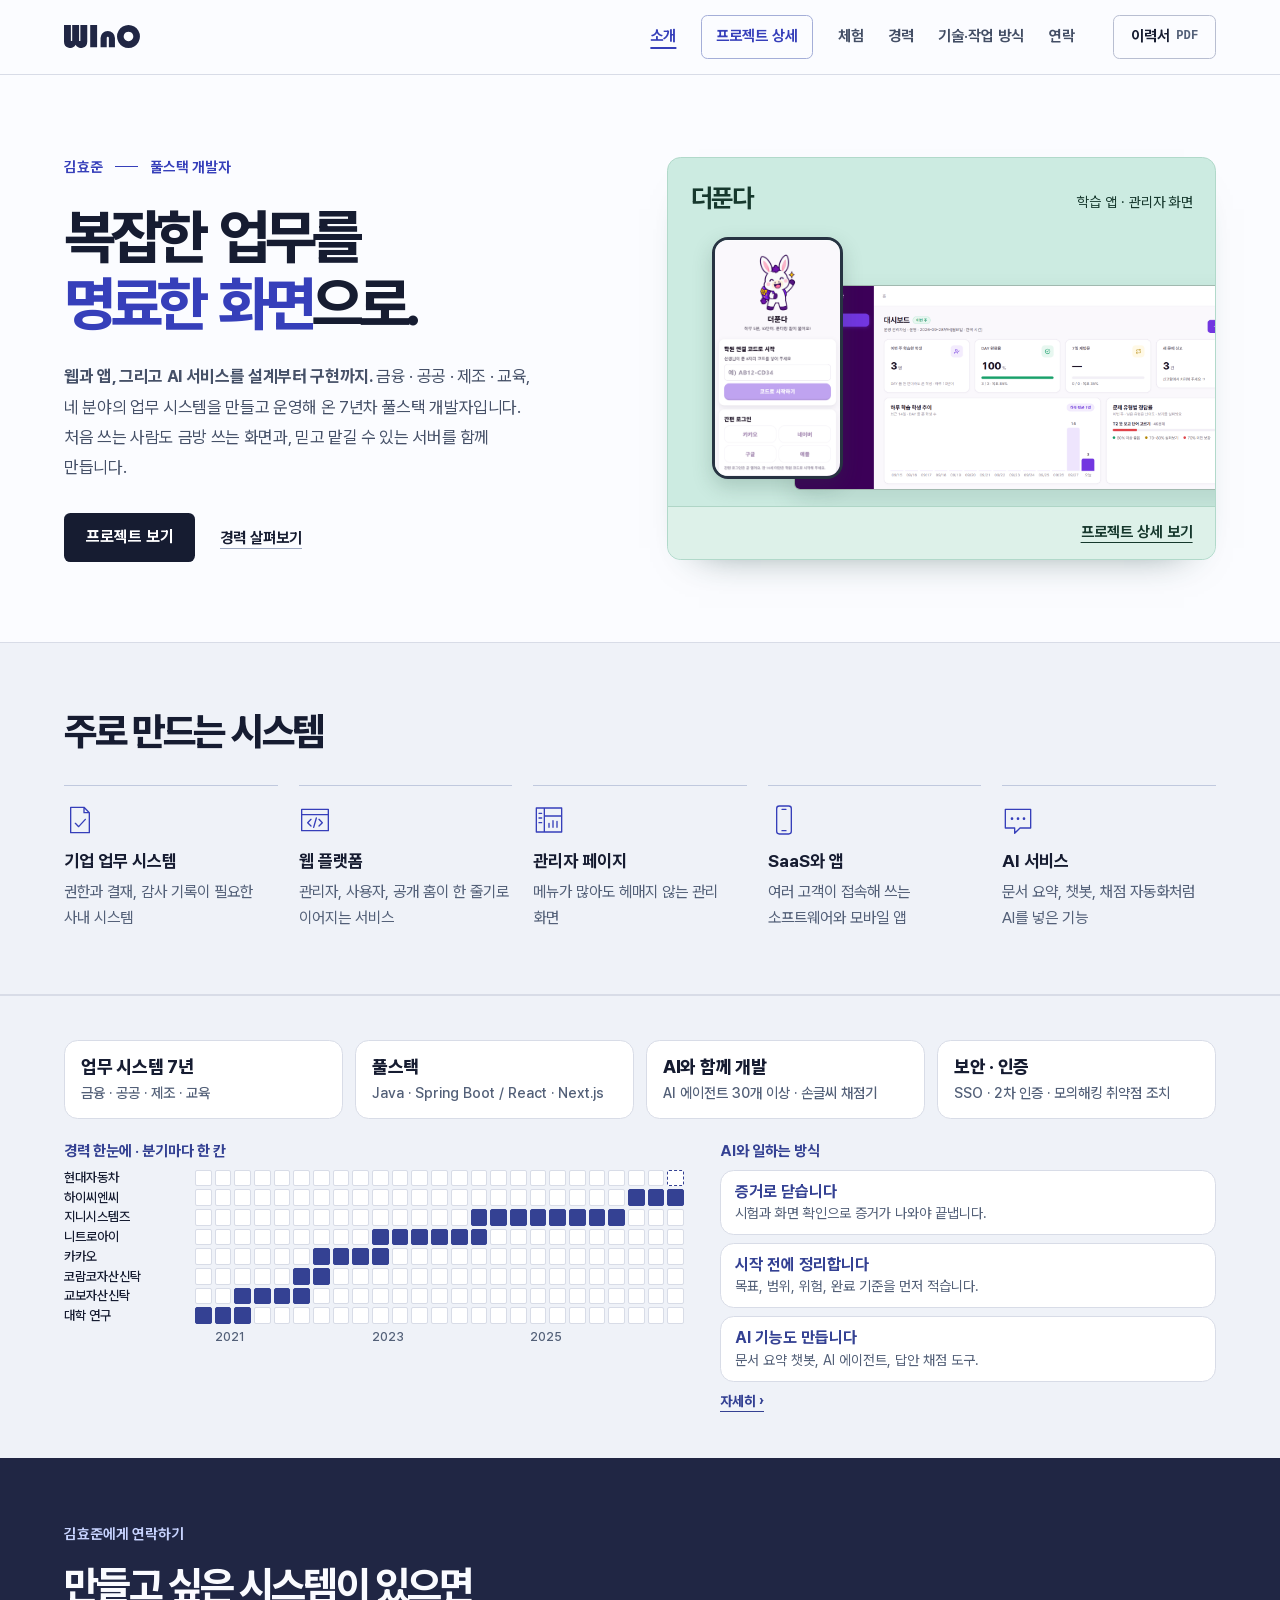
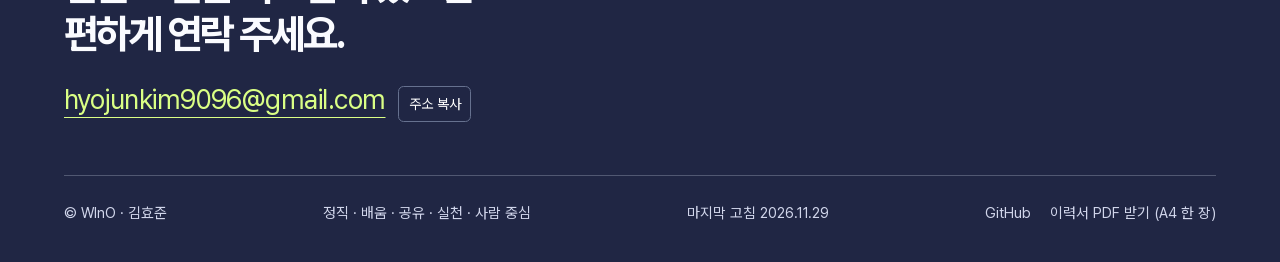
<file: index.html>
<!doctype html>
<html lang="ko"><head>
<meta charset="utf-8"><meta name="viewport" content="width=device-width, initial-scale=1"><meta name="robots" content="noindex,nofollow">
<meta name="theme-color" content="#fbfcff"><title>김효준 · 풀스택 개발자 | WInO</title><meta name="description" content="금융·공공·제조·교육 현장의 업무 시스템을 만드는 풀스택 개발자 김효준입니다.">
<meta property="og:type" content="website"><meta property="og:title" content="김효준 · 풀스택 개발자 | WInO"><meta property="og:description" content="금융·공공·제조·교육 현장의 업무 시스템을 만드는 풀스택 개발자 김효준입니다."><meta property="og:url" content="https://hyojunkim9096.github.io/"><meta property="og:image" content="https://hyojunkim9096.github.io/og.png">
<link rel="icon" href="img/wino.svg" type="image/svg+xml">
<link rel="stylesheet" href="products.css"><link rel="stylesheet" href="portfolio.css"><link rel="stylesheet" href="details.css"><link rel="stylesheet" href="navigation.css"><link rel="stylesheet" href="v8.css">
<script defer src="portfolio.js"></script>
<script defer src="contact.js"></script>
</head><body class="detail-page" id="top">
<a class="skip" href="#content">본문 바로 가기</a>
<header class="mast"><div class="wrap site-bar">
      <a class="wordmark" href="index.html" aria-label="WInO 소개"><img src="img/wordmark.svg" width="82" height="25" alt="WInO"></a>
      <nav aria-label="주요 메뉴"><a href="index.html" aria-current="page">소개</a><a href="details.html" class="project-nav">프로젝트 상세</a><a href="demos.html">체험</a><a href="career.html">경력</a><a href="practice.html">기술·작업 방식</a><a href="index.html#contact">연락</a></nav>
      <a class="resume" href="resume.pdf" download>이력서 <span>PDF</span></a>
    </div></header>
<main id="content"><section class="wrap introduction home-intro"><div class="intro-text">
        <p class="byline">김효준 <span></span> 풀스택 개발자</p>
        <h1 id="intro-title">복잡한 업무를<br><em>명료한 화면</em>으로.</h1>
        <p class="lead"><b>웹과 앱, 그리고 AI 서비스를 설계부터 구현까지.</b> 금융 · 공공 · 제조 · 교육, 네 분야의 업무 시스템을 만들고 운영해 온 7년차 풀스택 개발자입니다. 처음 쓰는 사람도 금방 쓰는 화면과, 믿고 맡길 수 있는 서버를 함께 만듭니다.</p>
        <div class="intro-actions"><a class="primary" href="details.html">프로젝트 보기</a><a class="text-link" href="career.html">경력 살펴보기</a></div>
      </div>
  <a class="product-cover" href="details.html#service" aria-label="더푼다 프로젝트 상세 보기">
    <div class="product-caption"><strong>더푼다</strong><span>학습 앱 · 관리자 화면</span></div>
    <div class="cover cover-punda">
      <img class="punda-admin" src="img/punda-admin.png" width="1440" height="640" alt="학원 관리자 대시보드">
      <img class="punda-phone" src="img/punda-login.png" width="600" height="1131" alt="학생 앱의 학원 연결 화면">
    </div>
    <span class="cover-link">프로젝트 상세 보기</span>
  </a>
</section>
<section class="specialty-band" id="systems"><div class="wrap"><h2>주로 만드는 시스템</h2><ul class="specialties">
      <li><svg viewBox="0 0 48 48" aria-hidden="true"><path d="M10 5h20l8 8v30H10ZM30 5v8h8M17 29l5 5 10-11"/></svg><div><b>기업 업무 시스템</b><span>권한과 결재, 감사 기록이 필요한 사내 시스템</span></div></li>
      <li><svg viewBox="0 0 48 48" aria-hidden="true"><path d="M4 8h40v32H4ZM4 16h40M18 23l-5 5 5 5M30 23l5 5-5 5M26 21l-4 14"/></svg><div><b>웹 플랫폼</b><span>관리자, 사용자, 공개 홈이 한 줄기로 이어지는 서비스</span></div></li>
      <li><svg viewBox="0 0 48 48" aria-hidden="true"><path d="M5 6h38v36H5ZM17 6v36M17 18h26M9 14h4M9 21h4M9 28h4M24 35v-6M30 35V25M36 35v-9"/></svg><div><b>관리자 페이지</b><span>메뉴가 많아도 헤매지 않는 관리 화면</span></div></li>
      <li><svg viewBox="0 0 48 48" aria-hidden="true"><rect x="13" y="3" width="22" height="42" rx="4"/><path d="M21 8h6M21 40h6"/></svg><div><b>SaaS와 앱</b><span>여러 고객이 접속해 쓰는 소프트웨어와 모바일 앱</span></div></li>
      <li><svg viewBox="0 0 48 48" aria-hidden="true"><path d="M5 8h38v28H27l-8 8v-8H5ZM15 22h.01M24 22h.01M33 22h.01"/><path stroke-width="4" d="M15 22h.01M24 22h.01M33 22h.01"/></svg><div><b>AI 서비스</b><span>문서 요약, 챗봇, 채점 자동화처럼 AI를 넣은 기능</span></div></li>
    </ul></div></section>
<section class="x5-glance" id="glance" aria-label="한눈에 보기">
  <div class="wrap">
    <ul class="x5-cards">
      <li><b>업무 시스템 7년</b><span>금융 · 공공 · 제조 · 교육</span></li>
      <li><b>풀스택</b><span>Java · Spring Boot / React · Next.js</span></li>
      <li><b>AI와 함께 개발</b><span>AI 에이전트 30개 이상 · 손글씨 채점기</span></li>
      <li><b>보안 · 인증</b><span>SSO · 2차 인증 · 모의해킹 취약점 조치</span></li>
    </ul>
    <div class="x5-mid">
      <div>
        <p class="x5-h">경력 한눈에 · 분기마다 한 칸</p>
        <div class="x5-grid" role="img" aria-label="경력 분기 그림. 대학 연구 2020년 11월부터 2021년 5월, 교보자산신탁 2021년 5월부터 2022년 2월, 코람코자산신탁 2022년 2월부터 5월, 카카오 2022년 5월부터 2023년 2월, 니트로아이 2023년 3월부터 2024년 4월, 지니시스템즈 2024년 5월부터 2026년 3월, 하이씨엔씨 2026년 4월부터 11월, 2026년 12월부터 현대자동차 프리랜서 예정">
          <em>현대자동차</em>
          <i class=""></i>
          <i class=""></i>
          <i class=""></i>
          <i class=""></i>
          <i class=""></i>
          <i class=""></i>
          <i class=""></i>
          <i class=""></i>
          <i class=""></i>
          <i class=""></i>
          <i class=""></i>
          <i class=""></i>
          <i class=""></i>
          <i class=""></i>
          <i class=""></i>
          <i class=""></i>
          <i class=""></i>
          <i class=""></i>
          <i class=""></i>
          <i class=""></i>
          <i class=""></i>
          <i class=""></i>
          <i class=""></i>
          <i class=""></i>
          <i class="next"></i>
          <em>하이씨엔씨</em>
          <i class=""></i>
          <i class=""></i>
          <i class=""></i>
          <i class=""></i>
          <i class=""></i>
          <i class=""></i>
          <i class=""></i>
          <i class=""></i>
          <i class=""></i>
          <i class=""></i>
          <i class=""></i>
          <i class=""></i>
          <i class=""></i>
          <i class=""></i>
          <i class=""></i>
          <i class=""></i>
          <i class=""></i>
          <i class=""></i>
          <i class=""></i>
          <i class=""></i>
          <i class=""></i>
          <i class=""></i>
          <i class="on"></i>
          <i class="on"></i>
          <i class="on"></i>
          <em>지니시스템즈</em>
          <i class=""></i>
          <i class=""></i>
          <i class=""></i>
          <i class=""></i>
          <i class=""></i>
          <i class=""></i>
          <i class=""></i>
          <i class=""></i>
          <i class=""></i>
          <i class=""></i>
          <i class=""></i>
          <i class=""></i>
          <i class=""></i>
          <i class=""></i>
          <i class="on"></i>
          <i class="on"></i>
          <i class="on"></i>
          <i class="on"></i>
          <i class="on"></i>
          <i class="on"></i>
          <i class="on"></i>
          <i class="on"></i>
          <i class=""></i>
          <i class=""></i>
          <i class=""></i>
          <em>니트로아이</em>
          <i class=""></i>
          <i class=""></i>
          <i class=""></i>
          <i class=""></i>
          <i class=""></i>
          <i class=""></i>
          <i class=""></i>
          <i class=""></i>
          <i class=""></i>
          <i class="on"></i>
          <i class="on"></i>
          <i class="on"></i>
          <i class="on"></i>
          <i class="on"></i>
          <i class="on"></i>
          <i class=""></i>
          <i class=""></i>
          <i class=""></i>
          <i class=""></i>
          <i class=""></i>
          <i class=""></i>
          <i class=""></i>
          <i class=""></i>
          <i class=""></i>
          <i class=""></i>
          <em>카카오</em>
          <i class=""></i>
          <i class=""></i>
          <i class=""></i>
          <i class=""></i>
          <i class=""></i>
          <i class=""></i>
          <i class="on"></i>
          <i class="on"></i>
          <i class="on"></i>
          <i class="on"></i>
          <i class=""></i>
          <i class=""></i>
          <i class=""></i>
          <i class=""></i>
          <i class=""></i>
          <i class=""></i>
          <i class=""></i>
          <i class=""></i>
          <i class=""></i>
          <i class=""></i>
          <i class=""></i>
          <i class=""></i>
          <i class=""></i>
          <i class=""></i>
          <i class=""></i>
          <em>코람코자산신탁</em>
          <i class=""></i>
          <i class=""></i>
          <i class=""></i>
          <i class=""></i>
          <i class=""></i>
          <i class="on"></i>
          <i class="on"></i>
          <i class=""></i>
          <i class=""></i>
          <i class=""></i>
          <i class=""></i>
          <i class=""></i>
          <i class=""></i>
          <i class=""></i>
          <i class=""></i>
          <i class=""></i>
          <i class=""></i>
          <i class=""></i>
          <i class=""></i>
          <i class=""></i>
          <i class=""></i>
          <i class=""></i>
          <i class=""></i>
          <i class=""></i>
          <i class=""></i>
          <em>교보자산신탁</em>
          <i class=""></i>
          <i class=""></i>
          <i class="on"></i>
          <i class="on"></i>
          <i class="on"></i>
          <i class="on"></i>
          <i class=""></i>
          <i class=""></i>
          <i class=""></i>
          <i class=""></i>
          <i class=""></i>
          <i class=""></i>
          <i class=""></i>
          <i class=""></i>
          <i class=""></i>
          <i class=""></i>
          <i class=""></i>
          <i class=""></i>
          <i class=""></i>
          <i class=""></i>
          <i class=""></i>
          <i class=""></i>
          <i class=""></i>
          <i class=""></i>
          <i class=""></i>
          <em>대학 연구</em>
          <i class="on"></i>
          <i class="on"></i>
          <i class="on"></i>
          <i class=""></i>
          <i class=""></i>
          <i class=""></i>
          <i class=""></i>
          <i class=""></i>
          <i class=""></i>
          <i class=""></i>
          <i class=""></i>
          <i class=""></i>
          <i class=""></i>
          <i class=""></i>
          <i class=""></i>
          <i class=""></i>
          <i class=""></i>
          <i class=""></i>
          <i class=""></i>
          <i class=""></i>
          <i class=""></i>
          <i class=""></i>
          <i class=""></i>
          <i class=""></i>
          <i class=""></i>
          <u style="grid-column:3 / span 4">2021</u><u style="grid-column:11 / span 4">2023</u><u style="grid-column:19 / span 4">2025</u>
        </div>
      </div>
      <div>
        <p class="x5-h">AI와 일하는 방식</p>
        <ul class="x5-ways">
          <li><b>증거로 닫습니다</b><span>시험과 화면 확인으로 증거가 나와야 끝냅니다.</span></li>
          <li><b>시작 전에 정리합니다</b><span>목표, 범위, 위험, 완료 기준을 먼저 적습니다.</span></li>
          <li><b>AI 기능도 만듭니다</b><span>문서 요약 챗봇, AI 에이전트, 답안 채점 도구.</span></li>
        </ul>
        <a class="x5-more" href="practice.html#ways">자세히 &rsaquo;</a>
      </div>
    </div>
  </div>
</section></main>
<footer id="contact">
    <div class="wrap">
      <p class="footer-label">김효준에게 연락하기</p>
      <h2>만들고 싶은 시스템이 있으면<br>편하게 연락 주세요.</h2>
      <div class="mail-row"><a class="email" href="mailto:hyojunkim9096@gmail.com">hyojunkim9096@gmail.com</a><button type="button" id="copy-mail" hidden>주소 복사</button><span id="copy-status" role="status"></span></div>
      <div class="footer-bottom"><span>© WInO · 김효준</span><span>정직 · 배움 · 공유 · 실천 · 사람 중심</span><span>마지막 고침 2026.11.29</span><div><a href="https://github.com/hyojunkim9096">GitHub</a><a href="resume.pdf" download>이력서 PDF 받기 (A4 한 장)</a></div></div>
    </div>
  </footer>
</body></html>
</file>
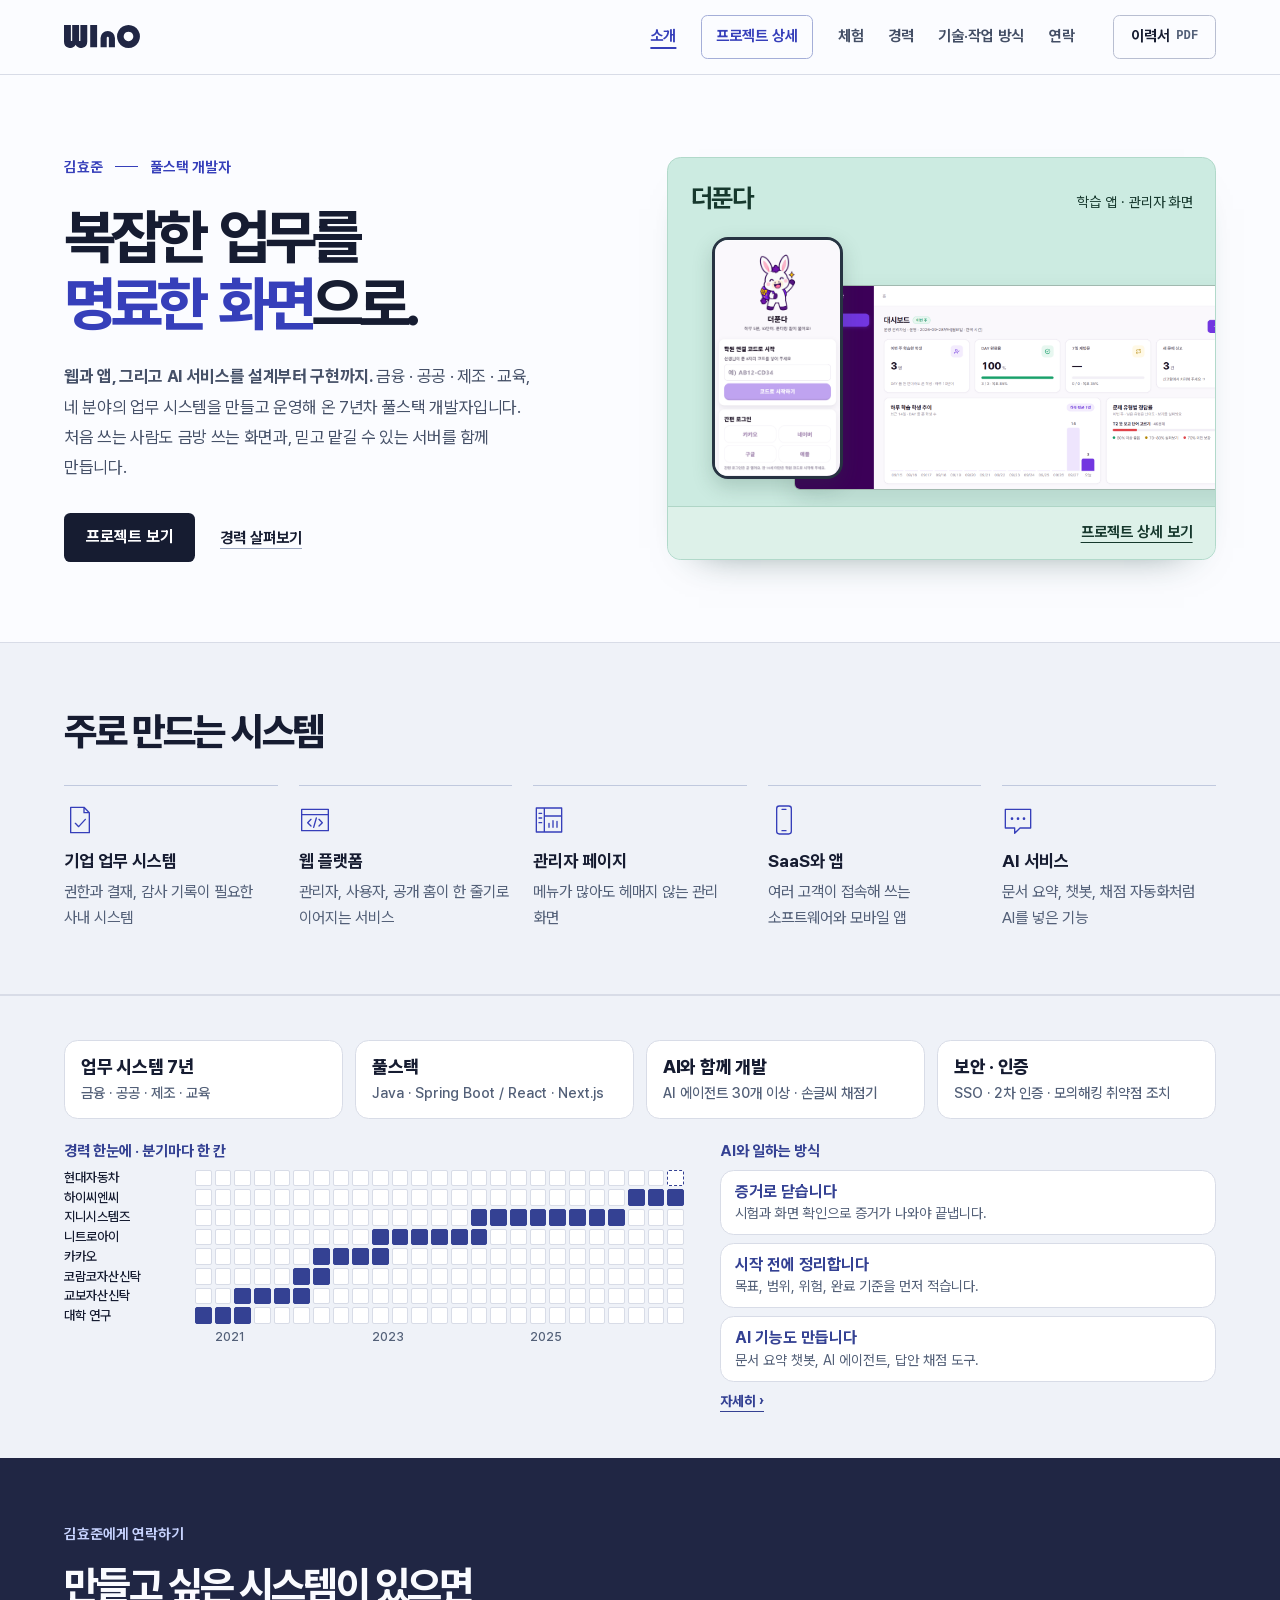
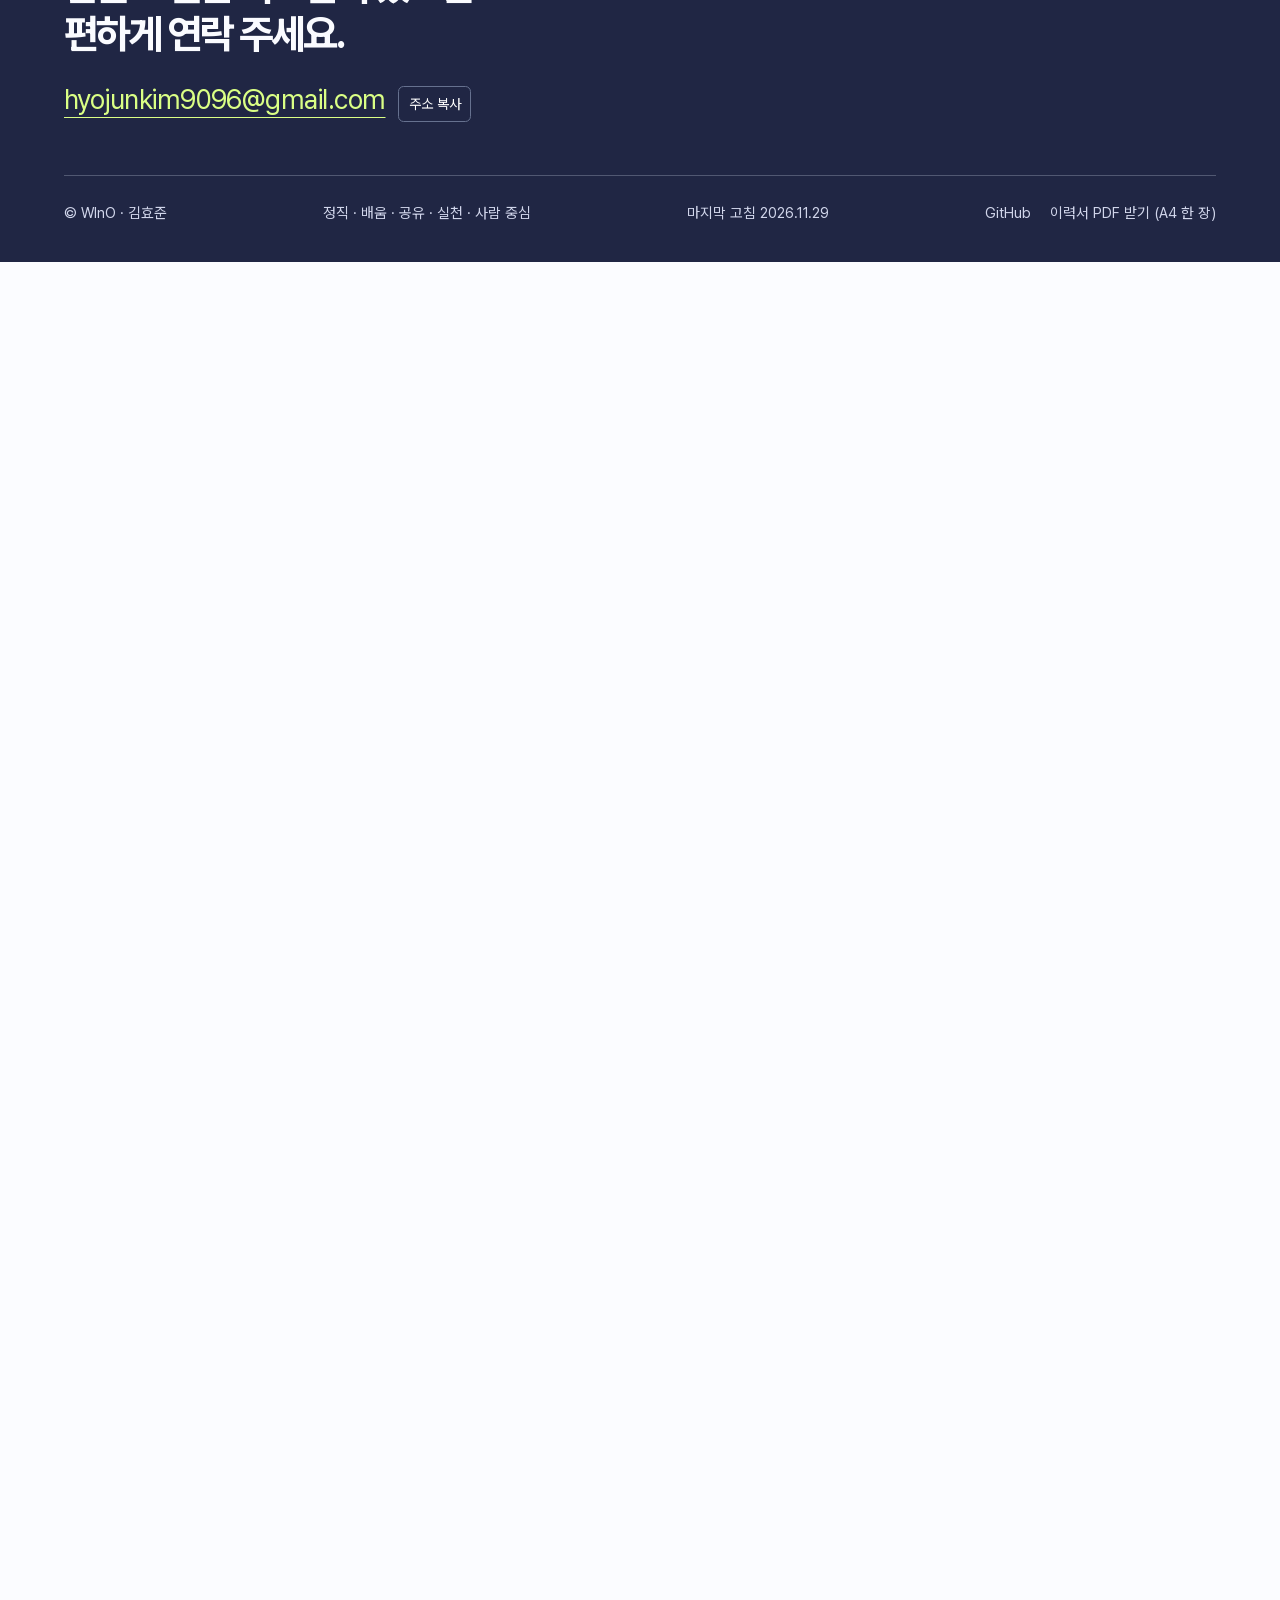
<file: p/index.html>
<!doctype html>
<html lang="ko">
<head>
<meta charset="utf-8">
<meta name="robots" content="noindex">
<title>WInO</title>
<!-- 명함 QR 이 가리키는 고정 주소. 포트폴리오 주소가 바뀌면 아래 두 곳의 주소만 고쳐요(명함은 다시 안 찍어요). -->
<meta http-equiv="refresh" content="0; url=../">
<link rel="canonical" href="../">
</head>
<body><a href="../">포트폴리오로 이동</a></body>
</html>
</file>
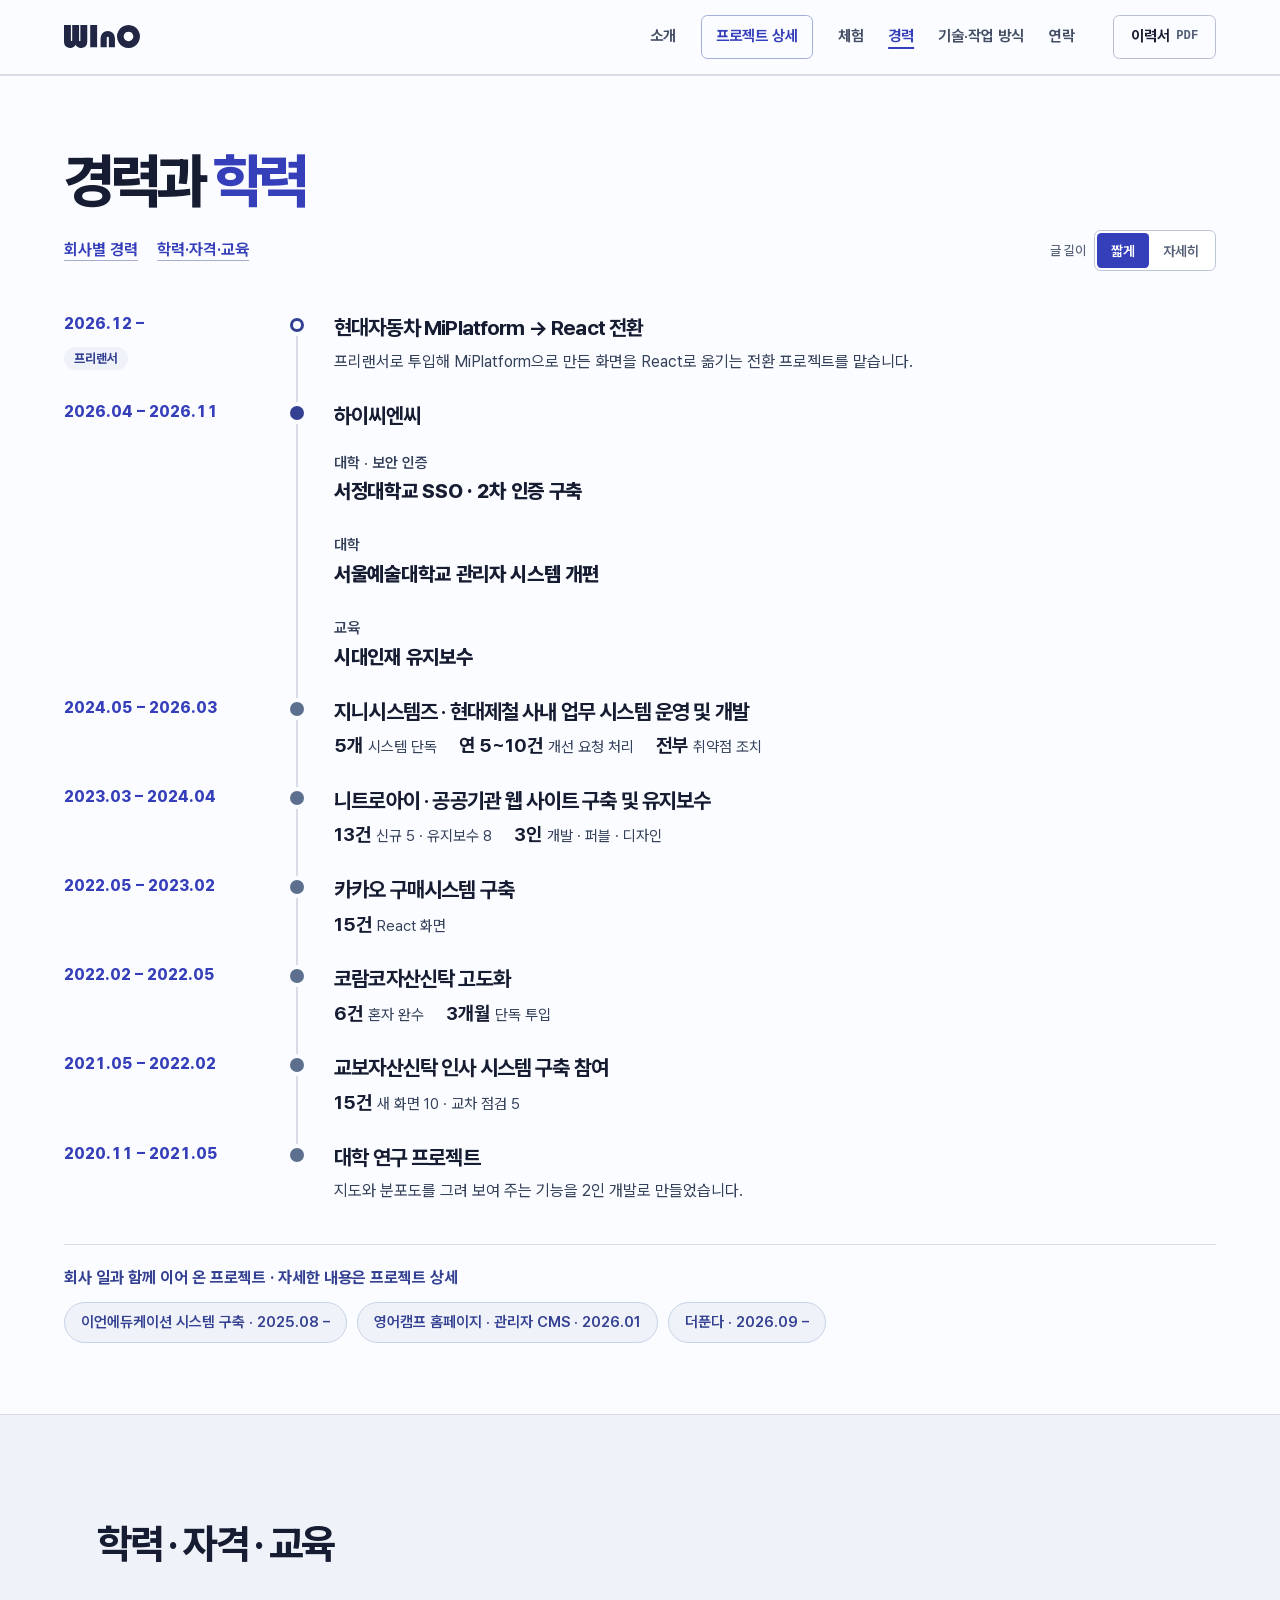
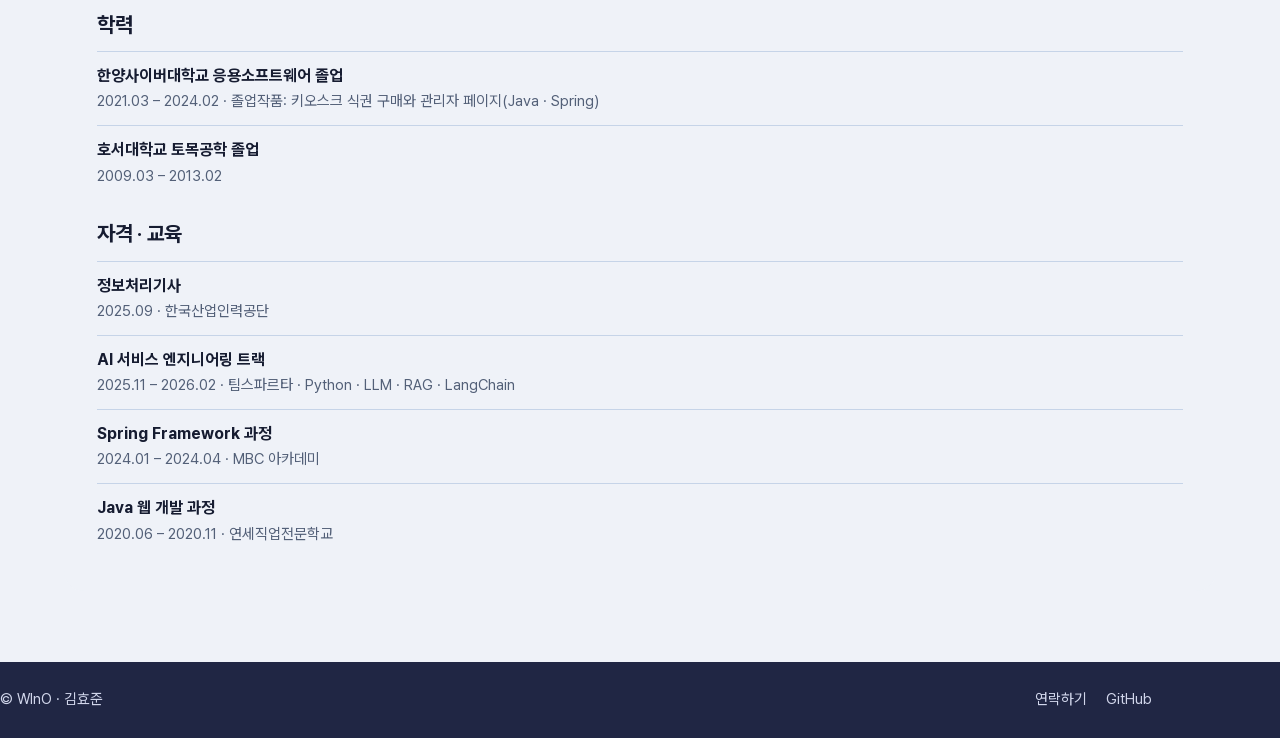
<file: career.html>
<!doctype html>
<html lang="ko"><head>
<meta charset="utf-8"><meta name="viewport" content="width=device-width, initial-scale=1"><meta name="robots" content="noindex,nofollow">
<meta name="theme-color" content="#fbfcff"><title>경력과 학력 · 김효준 | WInO</title><meta name="description" content="회사별 담당 업무와 성과, 학력, 자격과 교육 이력입니다.">
<meta property="og:type" content="website"><meta property="og:title" content="경력과 학력 · 김효준 | WInO"><meta property="og:description" content="회사별 담당 업무와 성과, 학력, 자격과 교육 이력입니다."><meta property="og:url" content="https://hyojunkim9096.github.io/career.html"><meta property="og:image" content="https://hyojunkim9096.github.io/og.png">
<link rel="icon" href="img/wino.svg" type="image/svg+xml">
<link rel="stylesheet" href="products.css"><link rel="stylesheet" href="portfolio.css"><link rel="stylesheet" href="details.css"><link rel="stylesheet" href="navigation.css"><link rel="stylesheet" href="v8.css">

<script defer src="portfolio.js"></script><script defer src="reading.js"></script></head><body class="detail-page" id="top">
<a class="skip" href="#content">본문 바로 가기</a>
<header class="mast"><div class="wrap site-bar">
      <a class="wordmark" href="index.html" aria-label="WInO 소개"><img src="img/wordmark.svg" width="82" height="25" alt="WInO"></a>
      <nav aria-label="주요 메뉴"><a href="index.html">소개</a><a href="details.html" class="project-nav">프로젝트 상세</a><a href="demos.html">체험</a><a href="career.html" aria-current="page">경력</a><a href="practice.html">기술·작업 방식</a><a href="index.html#contact">연락</a></nav>
      <a class="resume" href="resume.pdf" download>이력서 <span>PDF</span></a>
    </div></header>
<main id="content"><section class="sec" id="career">
  <div class="wrap">
    <div class="sec-head sec-head-wide"><h1>경력과 <em>학력</em></h1><div class="directory-row"><nav class="jump-list" aria-label="이력 목차"><a href="#timeline">회사별 경력</a><a href="#edu">학력·자격·교육</a></nav><div class="glance-header"><div class="x6-len"><span class="x6-hint" id="x6-h">글 길이</span><div class="x6-seg" role="group" aria-labelledby="x6-h"><button type="button" data-v="short" aria-pressed="true">짧게</button><button type="button" data-v="long" aria-pressed="false">자세히</button></div></div></div></div></div>
    <ol id="timeline" class="tl x6-tl">
      <li class="tl-row now x2-next"><div class="tl-when"><p class="when">2026.12 –</p><span class="x2-free">프리랜서</span></div><div class="tl-dot" aria-hidden="true"></div><div class="what"><h3>현대자동차 MiPlatform → React 전환</h3><p>프리랜서로 투입해 MiPlatform으로 만든 화면을 React로 옮기는 전환 프로젝트를 맡습니다.</p><p class="tech">React · MiPlatform</p><div class="shot x7-fig x7-fig-top x6-long"><svg viewBox="0 0 560 330" role="img" aria-label="MiPlatform 화면이 React 화면으로 바뀌는 그림">
            <rect width="560" height="330" fill="#0C3778"/>
            <rect x="34" y="64" width="212" height="202" rx="8" fill="#DCE7F8"/><path d="M34 72a8 8 0 0 1 8-8H238a8 8 0 0 1 8 8V96H34Z" fill="#8FA6C9"/><text x="48" y="87" font-size="18" font-weight="700" fill="#fff">MiPlatform</text><g fill="#fff"><rect x="212" y="75" width="10" height="10"/><rect x="227" y="75" width="10" height="10"/></g>
            <g fill="#fff"><rect x="48" y="110" width="184" height="22"/><rect x="48" y="136" width="184" height="22"/><rect x="48" y="162" width="184" height="22"/><rect x="48" y="188" width="184" height="22"/><rect x="48" y="214" width="184" height="22"/></g><rect x="48" y="110" width="184" height="22" fill="#B8C9E3"/><path d="M94 110V236M140 110V236M186 110V236" stroke="#DCE7F8" stroke-width="3"/><g fill="#8FA6C9"><rect x="55" y="144" width="30" height="6"/><rect x="101" y="144" width="26" height="6"/><rect x="147" y="144" width="30" height="6"/><rect x="55" y="170" width="24" height="6"/><rect x="101" y="170" width="30" height="6"/><rect x="193" y="170" width="28" height="6"/><rect x="55" y="196" width="30" height="6"/><rect x="147" y="196" width="22" height="6"/><rect x="193" y="196" width="30" height="6"/></g>
            <path d="M262 165H306" stroke="#A9CBFF" stroke-width="5" stroke-linecap="round"/><path d="M294 151 309 165 294 179" fill="none" stroke="#A9CBFF" stroke-width="5" stroke-linecap="round" stroke-linejoin="round"/>
            <rect x="324" y="46" width="206" height="238" rx="14" fill="#fff"/><path d="M324 60a14 14 0 0 1 14-14H516a14 14 0 0 1 14 14V80H324Z" fill="#A9CBFF"/><text x="340" y="70" font-size="18" font-weight="800" fill="#0C3778" style="font-family:var(--disp)">React</text>
            <rect x="340" y="96" width="82" height="56" rx="10" fill="#E3EDFC"/><rect x="432" y="96" width="82" height="56" rx="10" fill="#E3EDFC"/><rect x="352" y="108" width="36" height="7" rx="3.5" fill="#A9BFE0"/><rect x="352" y="124" width="52" height="13" rx="5" fill="#0C3778"/><rect x="444" y="108" width="36" height="7" rx="3.5" fill="#A9BFE0"/><rect x="444" y="124" width="42" height="13" rx="5" fill="#0C3778"/>
            <rect x="340" y="164" width="174" height="62" rx="10" fill="#E3EDFC"/><path d="M358 214V200M378 214V188M398 214V194M418 214V180M438 214V186M458 214V176M478 214V190M496 214V182" stroke="#0C3778" stroke-width="9" stroke-linecap="round"/>
            <rect x="434" y="240" width="80" height="28" rx="14" fill="#0C3778"/><text x="474" y="259" text-anchor="middle" font-size="15" font-weight="700" fill="#fff">저장</text><rect x="340" y="250" width="66" height="8" rx="4" fill="#CBD8EC"/>
          </svg></div></div></li>
      <li class="tl-row now"><div class="tl-when"><p class="when">2026.04 – 2026.11</p></div><div class="tl-dot" aria-hidden="true"></div><div class="what"><h3>하이씨엔씨</h3><ul class="x7-projs x7-keep">
        <li class="x7-p x7-fig-on"><div class="shot shot-ice x7-fig x6-long"><svg viewBox="0 0 560 330" role="img" aria-label="통합 로그인 하나에 패스포트, 얼굴 인증, PIN, 패턴, OTP 다섯 가지 2차 인증이 이어진 그림">
            <rect width="560" height="330" fill="#DCE8FA"/>
            <rect x="172" y="30" width="216" height="108" rx="16" fill="#0C3778"/><text x="280" y="76" text-anchor="middle" font-size="25" font-weight="800" fill="#fff">통합 로그인</text><text x="280" y="108" text-anchor="middle" font-size="20" font-weight="600" fill="#A9CBFF" style="font-family:var(--disp)">SSO</text>
            <path d="M280 138V168M66 190V180a12 12 0 0 1 12-12H482a12 12 0 0 1 12 12V190M173 168V190M280 168V190M387 168V190" fill="none" stroke="#0C3778" stroke-width="3"/>
            <g fill="#fff"><rect x="16" y="190" width="100" height="112" rx="14"/><rect x="123" y="190" width="100" height="112" rx="14"/><rect x="230" y="190" width="100" height="112" rx="14"/><rect x="337" y="190" width="100" height="112" rx="14"/><rect x="444" y="190" width="100" height="112" rx="14"/></g>
            <g font-size="19" font-weight="700" fill="#0B1220" text-anchor="middle"><text x="66" y="286">패스포트</text><text x="173" y="286">얼굴</text><text x="280" y="286">PIN</text><text x="387" y="286">패턴</text><text x="494" y="286">OTP</text></g>
            <g fill="none" stroke="#0C3778" stroke-width="4" stroke-linecap="round" stroke-linejoin="round">
              <rect x="46" y="206" width="40" height="52" rx="7"/><circle cx="66" cy="226" r="8"/><path d="M57 246H75"/>
              <path d="M153 218V212a6 6 0 0 1 6-6H165M181 206H187a6 6 0 0 1 6 6V218M193 246V252a6 6 0 0 1-6 6H181M165 258H159a6 6 0 0 1-6-6V246M167 224V228M179 224V228M165 241a12 12 0 0 0 16 0"/>
              <path d="M367 212 387 212 387 232 407 252 367 252"/>
              <circle cx="494" cy="232" r="25"/><path d="M494 217V232L504 240"/>
            </g>
            <g fill="#0C3778"><circle cx="256" cy="232" r="6"/><circle cx="272" cy="232" r="6"/><circle cx="288" cy="232" r="6"/><circle cx="304" cy="232" r="6"/><circle cx="367" cy="212" r="6"/><circle cx="387" cy="212" r="6"/><circle cx="407" cy="212" r="6"/><circle cx="367" cy="232" r="6"/><circle cx="387" cy="232" r="6"/><circle cx="407" cy="232" r="6"/><circle cx="367" cy="252" r="6"/><circle cx="387" cy="252" r="6"/><circle cx="407" cy="252" r="6"/></g>
          </svg></div><div><p class="kind">대학 · 보안 인증</p><h4>서정대학교 SSO · 2차 인증 구축</h4><p class="x6-long">통합 로그인(SSO)과 2차 인증 구축을 맡았습니다. 인증 수단은 한컴위드 패스포트, 얼굴 인증, PIN, 패턴, OTP입니다.</p><p class="tech x6-long">SSO · 2차 인증 · 한컴위드 패스포트 · OTP</p></div></li>
        <li class="x7-p"><div><p class="kind">대학</p><h4>서울예술대학교 관리자 시스템 개편</h4></div></li>
        <li class="x7-p"><div><p class="kind">교육</p><h4>시대인재 유지보수</h4></div></li>
      </ul></div></li>
      <li class="tl-row"><div class="tl-when"><p class="when">2024.05 – 2026.03</p></div><div class="tl-dot" aria-hidden="true"></div><div class="what"><h3>지니시스템즈 · 현대제철 사내 업무 시스템 운영 및 개발</h3><p class="facts"><span><b>5개</b>시스템 단독</span><span><b>연 5~10건</b>개선 요청 처리</span><span><b>전부</b>취약점 조치</span></p><p>통합결재, 자산관리, 소프트웨어 관리, 보안, 홈페이지 다섯 시스템을 혼자 맡았습니다. 기능 개선 요청을 분석부터 개발, 배포까지 처리했고, 모의해킹에서 나온 보안 취약점을 모두 조치했습니다.</p><p class="tech">Java · Spring · Nexacro · Linux · Tomcat · Wildfly · GitLab</p></div></li>
      <li class="tl-row"><div class="tl-when"><p class="when">2023.03 – 2024.04</p></div><div class="tl-dot" aria-hidden="true"></div><div class="what"><h3>니트로아이 · 공공기관 웹 사이트 구축 및 유지보수</h3><p class="facts"><span><b>13건</b>신규 5 · 유지보수 8</span><span><b>3인</b>개발 · 퍼블 · 디자인</span></p><p>새로 5건을 만들고 8건을 유지보수했습니다. 기관 담당자와 직접 협의해 요구사항 정의부터 오픈까지 맡았고, 관리자 페이지와 게시판, 권한 관리, 조회 · 통계 기능을 만들었습니다.</p><p class="tech">Java · eGovFrame · MyBatis · JSP · jQuery · Linux · Tomcat</p></div></li>
      <li class="tl-row"><div class="tl-when"><p class="when">2022.05 – 2023.02</p></div><div class="tl-dot" aria-hidden="true"></div><div class="what"><h3>카카오 구매시스템 구축</h3><p class="facts"><span><b>15건</b>React 화면</span></p><p>React로 구매 · 계약 화면 약 15건을 만들고 서버 API와 연결했습니다.</p><p class="tech">React · Java · MySQL</p></div></li>
      <li class="tl-row"><div class="tl-when"><p class="when">2022.02 – 2022.05</p></div><div class="tl-dot" aria-hidden="true"></div><div class="what"><h3>코람코자산신탁 고도화</h3><p class="facts"><span><b>6건</b>혼자 완수</span><span><b>3개월</b>단독 투입</span></p><p>인수인계 문서 없이 코드를 읽어 구조를 파악한 뒤, 새 화면 3건과 기능 고도화 3건을 혼자 마쳤습니다.</p><p class="tech">Java · BXM Framework</p></div></li>
      <li class="tl-row"><div class="tl-when"><p class="when">2021.05 – 2022.02</p></div><div class="tl-dot" aria-hidden="true"></div><div class="what"><h3>교보자산신탁 인사 시스템 구축 참여</h3><p class="facts"><span><b>15건</b>새 화면 10 · 교차 점검 5</span></p><p>인사 업무 화면 약 10건을 새로 만들고, 오픈 전에 다른 화면 5건을 교차 점검해 오류를 고쳤습니다.</p><p class="tech">Java · BXM Framework(AngularJS) · Oracle · MySQL</p></div></li>
      <li class="tl-row"><div class="tl-when"><p class="when">2020.11 – 2021.05</p></div><div class="tl-dot" aria-hidden="true"></div><div class="what"><h3>대학 연구 프로젝트</h3><p>지도와 분포도를 그려 보여 주는 기능을 2인 개발로 만들었습니다.</p><p class="tech">Java · JavaScript</p></div></li>
    </ol>

    <div class="tl-mine">
      <p class="tl-mine-h">회사 일과 함께 이어 온 프로젝트 · 자세한 내용은 프로젝트 상세</p>
      <ul>
        <li><a href="details.html#projects">이언에듀케이션 시스템 구축 · 2025.08 –</a></li>
        <li><a href="details.html#camp">영어캠프 홈페이지 · 관리자 CMS · 2026.01</a></li>
        <li><a href="details.html#service">더푼다 · 2026.09 –</a></li>
      </ul>
    </div>
  </div>
</section><section class="sec sec-ice"><div class="wrap"><div class="se-edu" id="edu">
        <div class="sec-head"><h2>학력 · 자격 · 교육</h2></div>
    <div class="edu">
      <div><h3>학력</h3><ul>
        <li><b>한양사이버대학교 응용소프트웨어 졸업</b><span>2021.03 – 2024.02 · 졸업작품: 키오스크 식권 구매와 관리자 페이지(Java · Spring)</span></li>
        <li><b>호서대학교 토목공학 졸업</b><span>2009.03 – 2013.02</span></li>
      </ul></div>
      <div><h3>자격 · 교육</h3><ul>
        <li><b>정보처리기사</b><span>2025.09 · 한국산업인력공단</span></li>
        <li><b>AI 서비스 엔지니어링 트랙</b><span>2025.11 – 2026.02 · 팀스파르타 · Python · LLM · RAG · LangChain</span></li>
        <li><b>Spring Framework 과정</b><span>2024.01 – 2024.04 · MBC 아카데미</span></li>
        <li><b>Java 웹 개발 과정</b><span>2020.06 – 2020.11 · 연세직업전문학교</span></li>
      </ul></div>
    </div>
      </div></div></section></main>
<footer class="compact-footer"><div class="wrap footer-bottom"><span>© WInO · 김효준</span><div><a href="index.html#contact">연락하기</a><a href="https://github.com/hyojunkim9096">GitHub</a></div></div></footer>
</body></html>
</file>
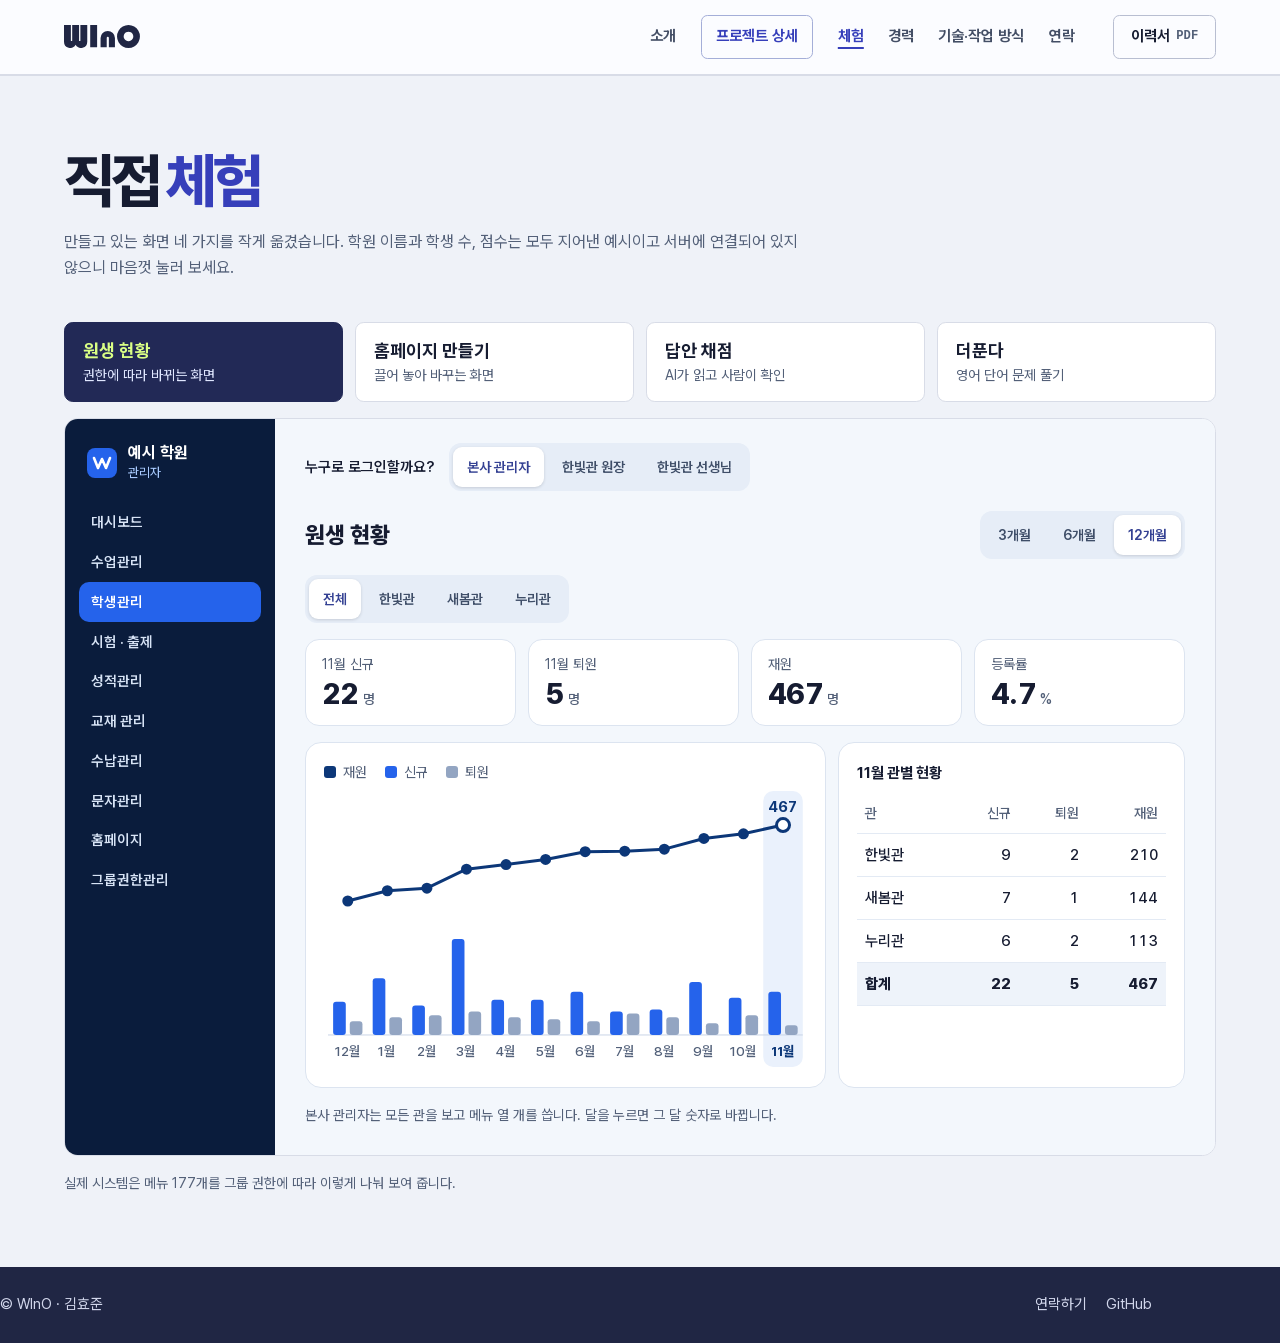
<file: demos.html>
<!doctype html>
<html lang="ko"><head>
<meta charset="utf-8"><meta name="viewport" content="width=device-width, initial-scale=1"><meta name="robots" content="noindex,nofollow">
<meta name="theme-color" content="#fbfcff"><title>직접 체험 · 김효준 | WInO</title><meta name="description" content="원생 현황, 홈페이지 만들기, 답안 채점, 단어 학습을 예시 데이터로 조작해 보세요.">
<meta property="og:type" content="website"><meta property="og:title" content="직접 체험 · 김효준 | WInO"><meta property="og:description" content="원생 현황, 홈페이지 만들기, 답안 채점, 단어 학습을 예시 데이터로 조작해 보세요."><meta property="og:url" content="https://hyojunkim9096.github.io/demos.html"><meta property="og:image" content="https://hyojunkim9096.github.io/og.png">
<link rel="icon" href="img/wino.svg" type="image/svg+xml">
<link rel="stylesheet" href="products.css"><link rel="stylesheet" href="portfolio.css"><link rel="stylesheet" href="details.css"><link rel="stylesheet" href="navigation.css"><link rel="stylesheet" href="v8.css">
<script defer src="demos.js"></script>
</head><body class="detail-page" id="top">
<a class="skip" href="#content">본문 바로 가기</a>
<header class="mast"><div class="wrap site-bar">
      <a class="wordmark" href="index.html" aria-label="WInO 소개"><img src="img/wordmark.svg" width="82" height="25" alt="WInO"></a>
      <nav aria-label="주요 메뉴"><a href="index.html">소개</a><a href="details.html" class="project-nav">프로젝트 상세</a><a href="demos.html" aria-current="page">체험</a><a href="career.html">경력</a><a href="practice.html">기술·작업 방식</a><a href="index.html#contact">연락</a></nav>
      <a class="resume" href="resume.pdf" download>이력서 <span>PDF</span></a>
    </div></header>
<main id="content"><section class="sec try" id="try">
  <div class="wrap">
    <div class="sec-head"><h1>직접 <em>체험</em></h1><p class="sub">만들고 있는 화면 네 가지를 작게 옮겼습니다. 학원 이름과 학생 수, 점수는 모두 지어낸 예시이고 서버에 연결되어 있지 않으니 마음껏 눌러 보세요.</p></div>
    <div class="t-tabs" role="tablist" aria-label="눌러 볼 화면">
      <button type="button" role="tab" id="tt1" aria-controls="tp1" aria-selected="true"><b>원생 현황</b><span>권한에 따라 바뀌는 화면</span></button>
      <button type="button" role="tab" id="tt2" aria-controls="tp2" aria-selected="false" tabindex="-1"><b>홈페이지 만들기</b><span>끌어 놓아 바꾸는 화면</span></button>
      <button type="button" role="tab" id="tt3" aria-controls="tp3" aria-selected="false" tabindex="-1"><b>답안 채점</b><span>AI가 읽고 사람이 확인</span></button>
      <button type="button" role="tab" id="tt4" aria-controls="tp4" aria-selected="false" tabindex="-1"><b>더푼다</b><span>영어 단어 문제 풀기</span></button>
    </div>
    <div class="t-stage">
      <div class="t-panel" role="tabpanel" id="tp1" aria-labelledby="tt1">
        <div class="t-app">
          <div class="t-side">
            <div class="t-brand"><svg viewBox="0 0 30 30" aria-hidden="true"><rect width="30" height="30" rx="8" fill="#2563EB"/><path d="M7 10l4 10 4-9 4 9 4-10" fill="none" stroke="#fff" stroke-width="2.6" stroke-linecap="round" stroke-linejoin="round"/></svg><div><b>예시 학원</b><small>관리자</small></div></div>
            <ul class="t-menu" id="s-menu" aria-label="이 사람에게 보이는 메뉴"></ul>
          </div>
          <div class="t-main">
            <div class="t-who"><span id="s-rl">누구로 로그인할까요?</span><div class="t-seg" id="s-role" role="group" aria-labelledby="s-rl"></div></div>
            <div class="t-head"><p class="t-title" id="s-title">원생 현황</p><div class="t-seg" id="s-range" role="group" aria-label="기간"></div></div>
            <div class="t-seg" id="s-br" role="group" aria-label="관" style="justify-self:start"></div>
            <dl class="t-kpi" id="s-kpi"></dl>
            <div class="t-two" id="s-two">
              <div class="t-card t-chart"><div class="t-leg" id="s-leg"></div><svg id="s-svg" role="group" aria-label="달마다 재원 · 신규 · 퇴원"></svg></div>
              <div class="t-card t-tbl" id="s-tbl"></div>
            </div>
            <p class="t-note" id="s-note" aria-live="polite"></p>
          </div>
        </div>
      </div>
      <div class="t-panel" role="tabpanel" id="tp2" aria-labelledby="tt2" hidden>
        <div class="t-bld">
          <div class="t-bl">
            <label class="t-f"><span>학원 이름</span><input id="b-name" maxlength="12" value="예시 학원" autocomplete="off"></label>
            <label class="t-f"><span>첫 화면 문구</span><input id="b-copy" maxlength="26" value="오늘 배운 것을 내일 씁니다" autocomplete="off"></label>
            <div class="t-f"><span id="b-cl">색</span><div class="t-sw" id="b-sw" role="group" aria-labelledby="b-cl"></div></div>
            <div class="t-f"><span id="b-ll">구역 차례</span><ol class="t-list" id="b-list" aria-labelledby="b-ll"></ol></div>
          </div>
          <div class="t-br">
            <div class="t-bar"><div class="t-seg" id="b-dev" role="group" aria-label="미리 볼 기기"></div><div class="t-state"><span class="t-note" id="b-note" aria-live="polite"></span><button type="button" class="t-go" id="b-pub">발행</button></div></div>
            <div class="t-page" id="b-page"></div>
          </div>
        </div>
      </div>
      <div class="t-panel" role="tabpanel" id="tp3" aria-labelledby="tt3" hidden>
        <div class="t-grd">
          <div class="t-desk"><div class="t-sheet" id="g-sheet"><header>단어 시험 <span>학생 가</span></header><ol id="g-in"></ol><div class="t-scan"></div></div></div>
          <div class="t-res">
            <ol class="t-steps" id="g-st"><li>AI가 읽기</li><li>사람이 확인</li><li>점수</li></ol>
            <p class="t-title" id="g-t"></p>
            <p class="t-note" id="g-n" aria-live="polite"></p>
            <ul class="t-rd" id="g-rd"></ul>
            <div id="g-sc"></div>
            <div><button type="button" class="t-go" id="g-go">AI로 읽기</button></div>
          </div>
        </div>
      </div>
      <div class="t-panel" role="tabpanel" id="tp4" aria-labelledby="tt4" hidden>
        <div class="t-pnd">
          <div class="t-say"><img src="img/punda-face-1128.webp" alt="" width="160" height="174" loading="lazy"><b>다섯 문제만 풀어 보세요</b><p>뜻 고르기와 철자 쓰기가 섞여 나옵니다. 틀린 단어는 마지막에 한 번 더 나옵니다.</p></div>
          <div class="t-phone" id="q"></div>
        </div>
      </div>
    </div>
    <p class="t-foot" id="t-foot"></p>
  </div>
</section></main>
<footer class="compact-footer"><div class="wrap footer-bottom"><span>© WInO · 김효준</span><div><a href="index.html#contact">연락하기</a><a href="https://github.com/hyojunkim9096">GitHub</a></div></div></footer>
</body></html>
</file>
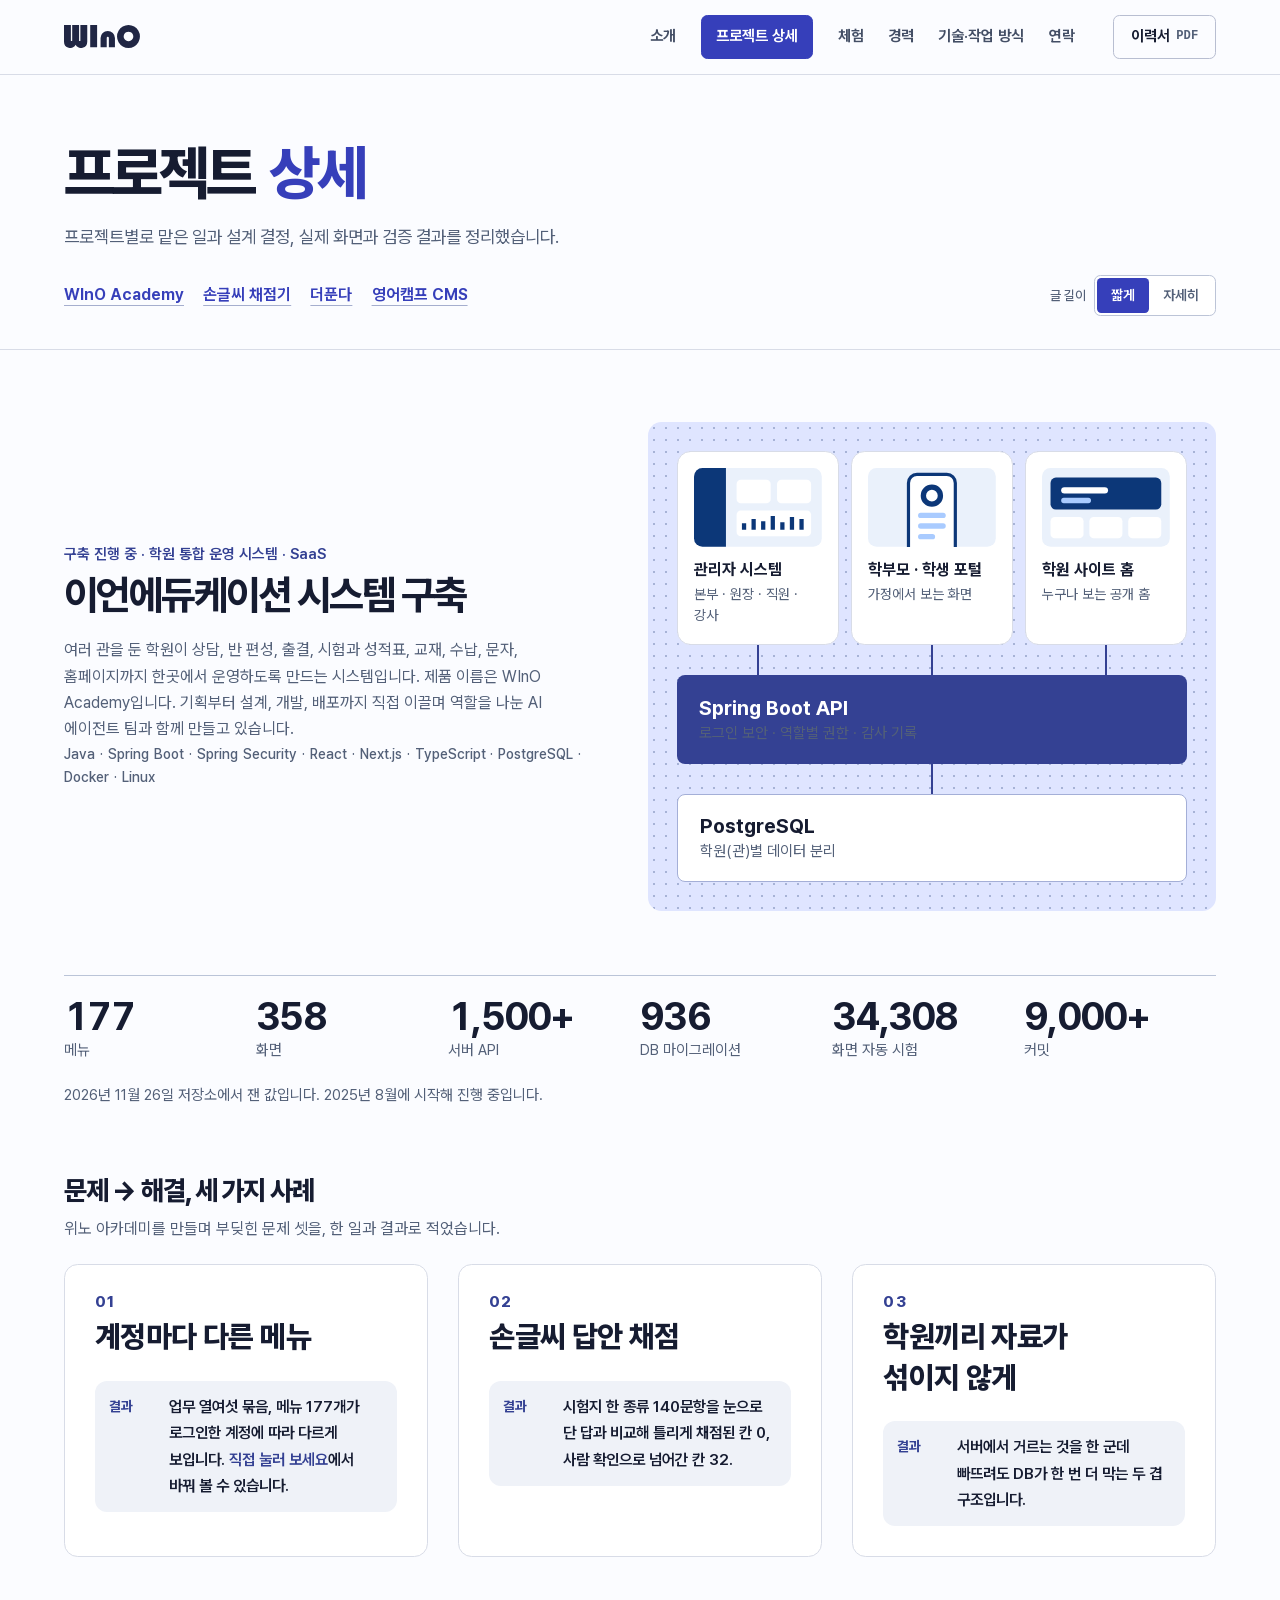
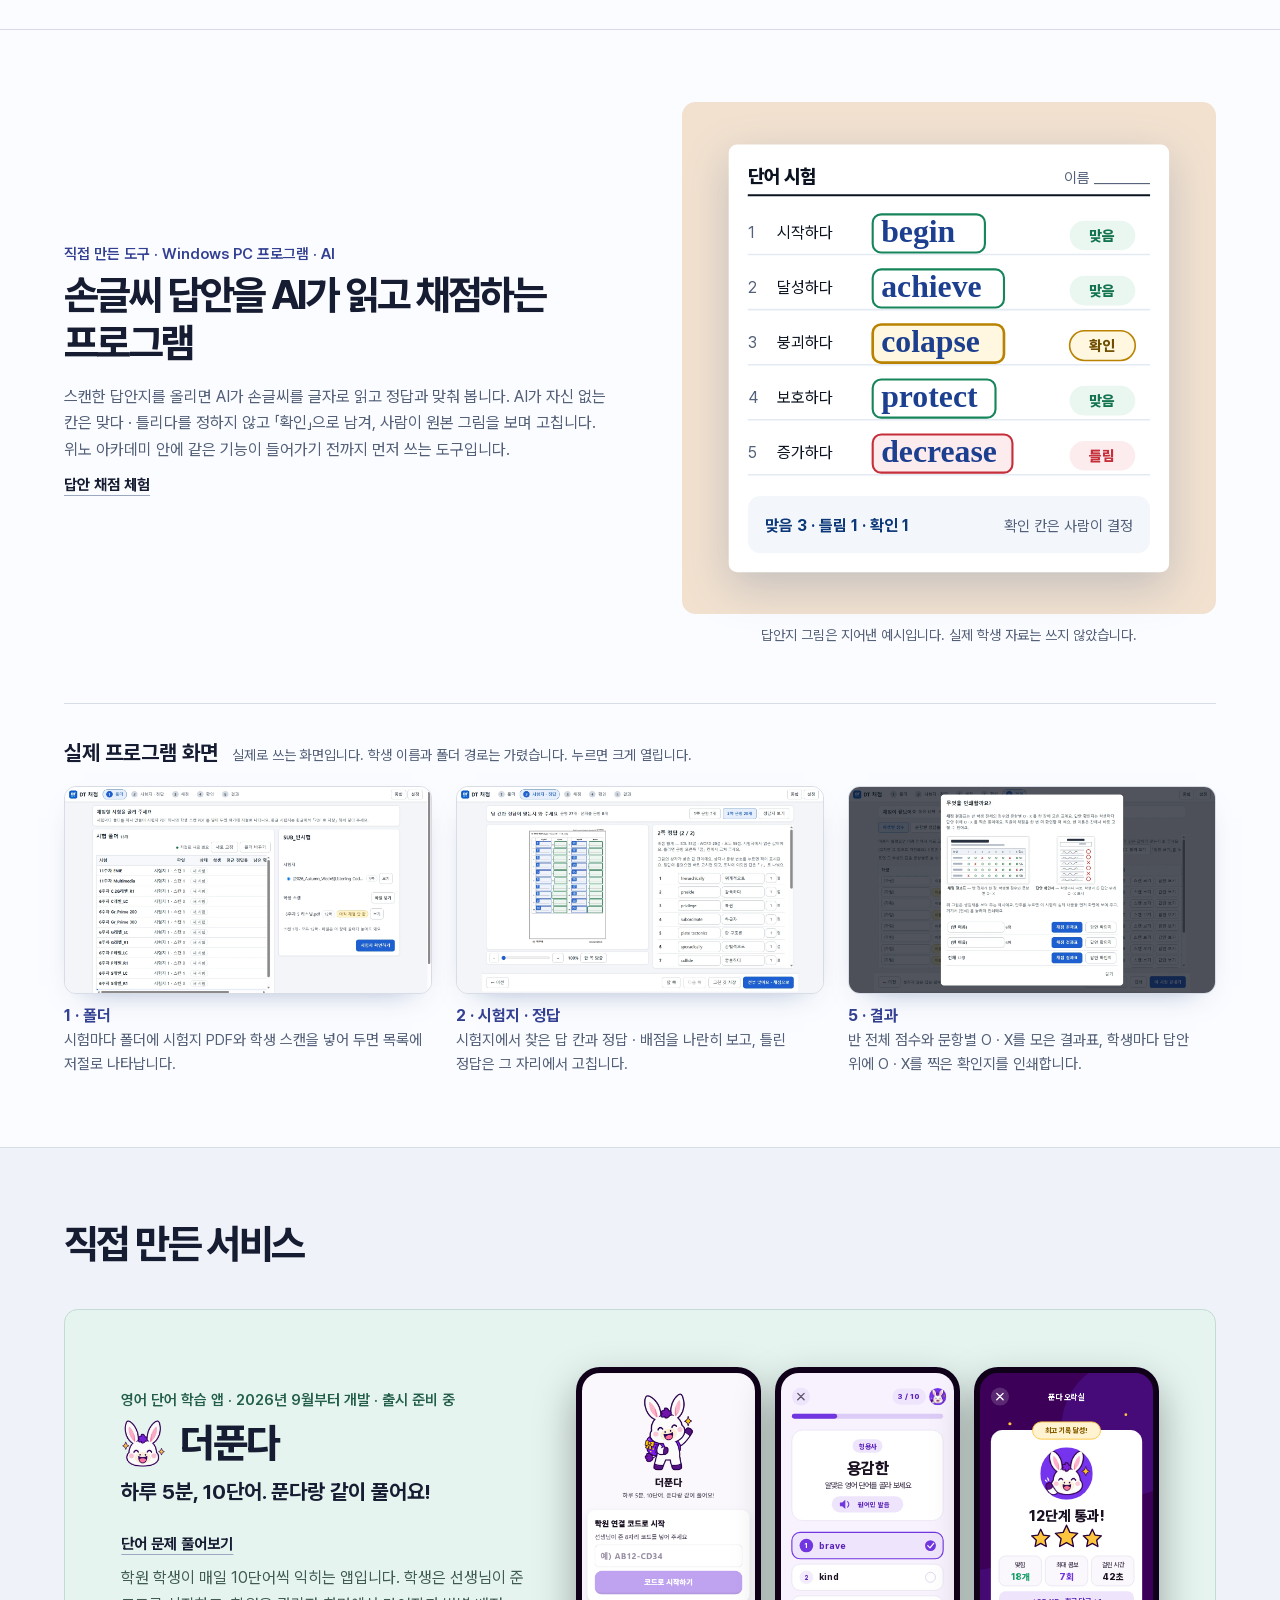
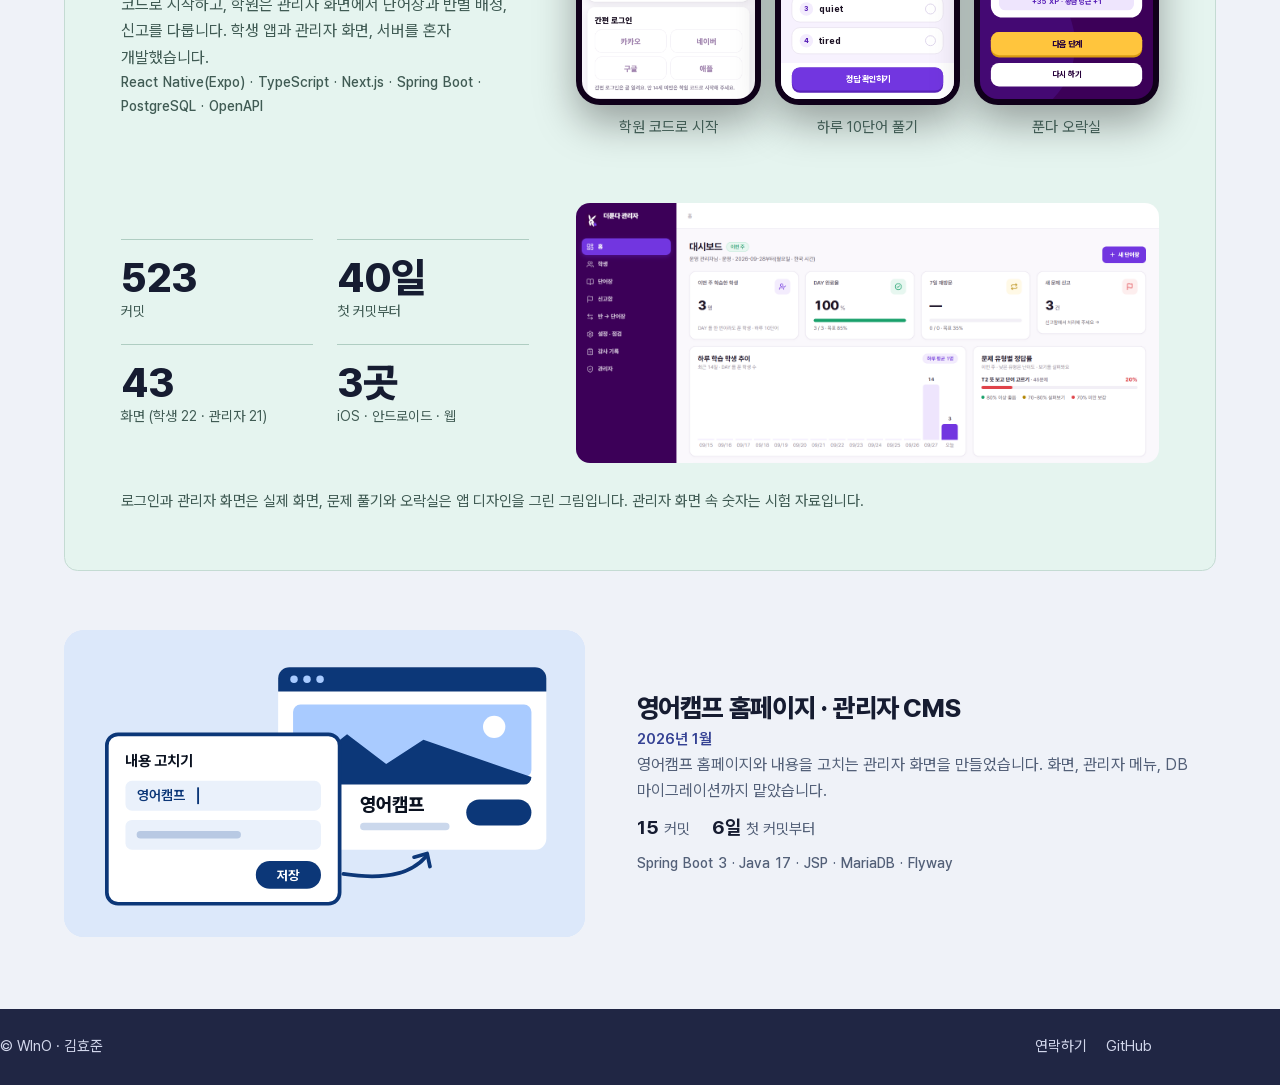
<file: details.html>
<!doctype html>
<html lang="ko"><head>
<meta charset="utf-8"><meta name="viewport" content="width=device-width, initial-scale=1"><meta name="robots" content="noindex,nofollow">
<meta name="theme-color" content="#fbfcff"><title>프로젝트 상세 · 김효준 | WInO</title><meta name="description" content="네 프로젝트에서 담당한 역할과 설계 결정, 검증 결과를 살펴보세요.">
<meta property="og:type" content="website"><meta property="og:title" content="프로젝트 상세 · 김효준 | WInO"><meta property="og:description" content="네 프로젝트에서 담당한 역할과 설계 결정, 검증 결과를 살펴보세요."><meta property="og:url" content="https://hyojunkim9096.github.io/details.html"><meta property="og:image" content="https://hyojunkim9096.github.io/og.png">
<link rel="icon" href="img/wino.svg" type="image/svg+xml">
<link rel="stylesheet" href="products.css"><link rel="stylesheet" href="portfolio.css"><link rel="stylesheet" href="details.css"><link rel="stylesheet" href="navigation.css"><link rel="stylesheet" href="v8.css">
<script defer src="portfolio.js"></script>
<script defer src="reading.js"></script>
<script defer src="gallery.js"></script>
</head><body class="detail-page" id="top">
<a class="skip" href="#content">본문 바로 가기</a>
<header class="mast"><div class="wrap site-bar">
      <a class="wordmark" href="index.html" aria-label="WInO 소개"><img src="img/wordmark.svg" width="82" height="25" alt="WInO"></a>
      <nav aria-label="주요 메뉴"><a href="index.html">소개</a><a href="details.html" aria-current="page" class="project-nav">프로젝트 상세</a><a href="demos.html">체험</a><a href="career.html">경력</a><a href="practice.html">기술·작업 방식</a><a href="index.html#contact">연락</a></nav>
      <a class="resume" href="resume.pdf" download>이력서 <span>PDF</span></a>
    </div></header>
<main id="content"><section class="wrap page-intro" id="contents"><h1>프로젝트 <em>상세</em></h1>
<p>프로젝트별로 맡은 일과 설계 결정, 실제 화면과 검증 결과를 정리했습니다.</p>
<div class="directory-row"><nav class="jump-list" aria-label="프로젝트 목차"><a href="#projects">WInO Academy</a><a href="#grader">손글씨 채점기</a><a href="#service">더푼다</a><a href="#camp">영어캠프 CMS</a></nav><div class="glance-header"><div class="x6-len"><span class="x6-hint" id="x6-h">글 길이</span><div class="x6-seg" role="group" aria-labelledby="x6-h"><button type="button" data-v="short" aria-pressed="true">짧게</button><button type="button" data-v="long" aria-pressed="false">자세히</button></div></div></div></div></section><section class="sec sec-ice" id="projects">
  <div class="wrap">
    <article>
      <div class="feature">
        <div>
          <p class="kind">구축 진행 중 · 학원 통합 운영 시스템 · SaaS</p>
          <h2>이언에듀케이션 시스템 구축</h2>
          <p>여러 관을 둔 학원이 상담, 반 편성, 출결, 시험과 성적표, 교재, 수납, 문자, 홈페이지까지 한곳에서 운영하도록 만드는 시스템입니다. 제품 이름은 WInO Academy입니다. 기획부터 설계, 개발, 배포까지 직접 이끌며 역할을 나눈 AI 에이전트 팀과 함께 만들고 있습니다.</p>
          <ul class="ticks x6-long">
            <li>관리자 · 학부모와 학생 포털 · 공개 홈을 서버 하나로 연결</li>
            <li>로그인 보안: 세션 관리, 2단계 인증, 비밀번호 초기화 통제</li>
            <li>개발자 없이 홈페이지를 고칩니다. 홈 빌더에서 끌어 놓아 화면을 만들고, 팝업도 관리자 화면에서 바꿉니다.</li>
          </ul>
          <p class="tech">Java · Spring Boot · Spring Security · React · Next.js · TypeScript · PostgreSQL · Docker · Linux</p>
        </div>
        <div class="arch" role="group" aria-label="이언에듀케이션 시스템 구조: 화면 셋이 서버 하나를 거쳐 데이터베이스로 이어집니다">
        <div class="arch-row">
          <div class="node"><svg viewBox="0 0 120 74" aria-hidden="true"><rect width="120" height="74" rx="8" fill="#EAF1FB"/><path d="M0 8a8 8 0 0 1 8-8H30V74H8a8 8 0 0 1-8-8Z" fill="#0C3778"/><rect x="40" y="11" width="32" height="22" rx="4" fill="#fff"/><rect x="78" y="11" width="32" height="22" rx="4" fill="#fff"/><rect x="40" y="40" width="70" height="24" rx="4" fill="#fff"/><path d="M47 58V52M56 58V48M65 58V50M74 58V45M83 58V51M92 58V46M101 58V48" stroke="#0C3778" stroke-width="4"/></svg><b>관리자 시스템</b><span>본부 · 원장 · 직원 · 강사</span></div>
          <div class="node"><svg viewBox="0 0 120 74" aria-hidden="true"><rect width="120" height="74" rx="8" fill="#EAF1FB"/><rect x="38" y="6" width="44" height="76" rx="8" fill="#fff" stroke="#0C3778" stroke-width="3"/><circle cx="60" cy="26" r="8" fill="none" stroke="#0C3778" stroke-width="5"/><rect x="47" y="42" width="26" height="5" rx="2.5" fill="#A9CBFF"/><rect x="47" y="52" width="26" height="5" rx="2.5" fill="#A9CBFF"/><rect x="47" y="62" width="16" height="5" rx="2.5" fill="#A9CBFF"/></svg><b>학부모 · 학생 포털</b><span>가정에서 보는 화면</span></div>
          <div class="node"><svg viewBox="0 0 120 74" aria-hidden="true"><rect width="120" height="74" rx="8" fill="#EAF1FB"/><rect x="8" y="9" width="104" height="30" rx="5" fill="#0C3778"/><rect x="18" y="18" width="44" height="6" rx="3" fill="#fff"/><rect x="18" y="28" width="28" height="5" rx="2.5" fill="#A9CBFF"/><rect x="8" y="46" width="31" height="20" rx="4" fill="#fff"/><rect x="44.5" y="46" width="31" height="20" rx="4" fill="#fff"/><rect x="81" y="46" width="31" height="20" rx="4" fill="#fff"/></svg><b>학원 사이트 홈</b><span>누구나 보는 공개 홈</span></div>
        </div>
        <div class="wire" aria-hidden="true"><i></i><i></i><i></i></div>
        <div class="core"><b>Spring Boot API</b><p>로그인 보안 · 역할별 권한 · 감사 기록</p></div>
        <div class="wire wire-1" aria-hidden="true"><i></i></div>
        <div class="data"><b>PostgreSQL</b><p>학원(관)별 데이터 분리</p></div>
      </div>
      </div>

      <dl class="totals">
        <div><dt>메뉴</dt><dd>177</dd></div>
        <div><dt>화면</dt><dd>358</dd></div>
        <div><dt>서버 API</dt><dd>1,500+</dd></div>
        <div><dt>DB 마이그레이션</dt><dd>936</dd></div>
        <div><dt>화면 자동 시험</dt><dd>34,308</dd></div>
        <div><dt>커밋</dt><dd>9,000+</dd></div>
      </dl>
      <p class="note">2026년 11월 26일 저장소에서 잰 값입니다. 2025년 8월에 시작해 진행 중입니다.</p>

      <div class="deep x6-long">
        <h3>누가 무엇을 하나요</h3>
        <div class="who">
          <div><b>본사 · 원장</b><p>전관 통합 조회, 과목과 반 규칙, 장학 정책, 사업자와 급여 자료, 가맹 현황을 관리합니다.</p></div>
          <div><b>관 관리자 · 강사 · 직원</b><p>상담과 반 편성, 출석부, 관리일지, 숙제, 시험 출제와 채점, 청구와 수납, 문자 발송을 처리합니다.</p></div>
          <div><b>학부모 · 학생</b><p>시간표, 출결, 성적표, 숙제, 가정통신문, 특강 신청, 차량 정보를 휴대폰에서 확인합니다.</p></div>
        </div>
      </div>

      <div class="deep">
        <h3>업무 열여섯 묶음, 메뉴 177개</h3>
        <p class="sub">칸 하나가 메뉴 하나입니다.</p>
        <ul class="areas x6-long">
          <li><b>수업관리</b><div class="cells" aria-hidden="true"><i></i><i></i><i></i><i></i><i></i><i></i><i></i><i></i><i></i><i></i></div><span>10</span></li>
          <li><b>학생관리</b><div class="cells" aria-hidden="true"><i></i><i></i><i></i><i></i><i></i><i></i><i></i><i></i><i></i><i></i><i></i><i></i></div><span>12</span></li>
          <li><b>상담관리</b><div class="cells" aria-hidden="true"><i></i><i></i><i></i></div><span>3</span></li>
          <li><b>학습관리</b><div class="cells" aria-hidden="true"><i></i><i></i><i></i><i></i><i></i><i></i><i></i><i></i><i></i><i></i></div><span>10</span></li>
          <li><b>시험 · 출제</b><div class="cells" aria-hidden="true"><i></i><i></i><i></i><i></i><i></i><i></i><i></i><i></i></div><span>8</span></li>
          <li><b>성적관리</b><div class="cells" aria-hidden="true"><i></i><i></i><i></i><i></i><i></i><i></i><i></i><i></i><i></i><i></i><i></i><i></i></div><span>12</span></li>
          <li><b>교재 관리</b><div class="cells" aria-hidden="true"><i></i><i></i><i></i><i></i><i></i><i></i><i></i></div><span>7</span></li>
          <li><b>수납관리</b><div class="cells" aria-hidden="true"><i></i><i></i><i></i><i></i><i></i><i></i><i></i><i></i><i></i><i></i><i></i></div><span>11</span></li>
          <li><b>문자관리</b><div class="cells" aria-hidden="true"><i></i><i></i><i></i><i></i><i></i><i></i><i></i><i></i><i></i><i></i><i></i></div><span>11</span></li>
          <li><b>인트라넷</b><div class="cells" aria-hidden="true"><i></i><i></i><i></i><i></i><i></i><i></i><i></i><i></i></div><span>8</span></li>
          <li><b>게시판</b><div class="cells" aria-hidden="true"><i></i><i></i><i></i><i></i><i></i><i></i></div><span>6</span></li>
          <li><b>공개홈 · 마케팅</b><div class="cells" aria-hidden="true"><i></i><i></i><i></i><i></i><i></i></div><span>5</span></li>
          <li><b>직원 · 급여 · 사업자</b><div class="cells" aria-hidden="true"><i></i><i></i><i></i><i></i><i></i><i></i><i></i><i></i><i></i><i></i><i></i><i></i></div><span>12</span></li>
          <li><b>본부 관리</b><div class="cells" aria-hidden="true"><i></i><i></i><i></i><i></i><i></i><i></i></div><span>6</span></li>
          <li><b>운영 · 설정</b><div class="cells" aria-hidden="true"><i></i><i></i><i></i><i></i><i></i><i></i><i></i><i></i><i></i><i></i><i></i><i></i><i></i><i></i><i></i><i></i><i></i><i></i><i></i><i></i></div><span>20</span></li>
          <li><b>학부모 · 학생 포털</b><div class="cells p" aria-hidden="true"><i></i><i></i><i></i><i></i><i></i><i></i><i></i><i></i><i></i><i></i><i></i><i></i><i></i><i></i><i></i><i></i><i></i><i></i><i></i><i></i><i></i><i></i><i></i><i></i><i></i><i></i><i></i><i></i><i></i><i></i><i></i><i></i><i></i><i></i><i></i><i></i></div><span>36</span></li>
        </ul>
        <p class="legend x6-long"><span><i class="key"></i>관리자 화면</span><span><i class="key p"></i>학부모 · 학생 화면</span></p>
      </div>

      <div class="x2-sub" id="cases">
        <h3>문제 → 해결, 세 가지 사례</h3>
        <p class="sub">위노 아카데미를 만들며 부딪힌 문제 셋을, 한 일과 결과로 적었습니다.</p>
        <ol class="x2-cases">
      <li class="x2-case">
        <p class="x2-no" aria-hidden="true">01</p>
        <h3>계정마다 다른 메뉴</h3>
        <dl class="x6-long">
          <div><dt>문제</dt><dd>본사 · 원장 · 관 관리자 · 학부모는 쓰는 일이 다른데, 메뉴가 177개라 모두에게 같은 화면을 보여 줄 수 없었습니다.</dd></div>
          <div><dt>한 일</dt><dd>역할 이름을 코드에 박지 않고, 메뉴와 버튼을 읽기 · 쓰기로 나눠 관리자 화면의 그룹권한 관리(RBAC)에서 정하게 했습니다. 서버도 같은 권한으로 다시 확인합니다.</dd></div>
          <div class="x2-res"><dt>결과</dt><dd>업무 열여섯 묶음, 메뉴 177개가 로그인한 계정에 따라 다르게 보입니다. <a href="demos.html#try">직접 눌러 보세요</a>에서 바꿔 볼 수 있습니다.</dd></div>
        </dl>
      </li>
      <li class="x2-case">
        <p class="x2-no" aria-hidden="true">02</p>
        <h3>손글씨 답안 채점</h3>
        <dl class="x6-long">
          <div><dt>문제</dt><dd>손으로 쓴 답안은 사람이 한 장씩 읽어 채점해야 했고, AI에 통째로 맡기면 글자를 짐작해 읽어 틀린 답이 맞다고 나오기도 했습니다.</dd></div>
          <div><dt>한 일</dt><dd>칸 위치와 글씨 읽는 방식은 아래 <a href="#grader">손글씨 채점기</a>에 적었습니다. 자신 없는 칸만 사람이 확인해 성적표로 잇습니다.</dd></div>
          <div class="x2-res"><dt>결과</dt><dd>시험지 한 종류 140문항을 눈으로 단 답과 비교해 틀리게 채점된 칸 0, 사람 확인으로 넘어간 칸 32.</dd></div>
        </dl>
      </li>
      <li class="x2-case">
        <p class="x2-no" aria-hidden="true">03</p>
        <h3>학원끼리 자료가 섞이지 않게</h3>
        <dl class="x6-long">
          <div><dt>문제</dt><dd>여러 관을 둔 학원이 한 시스템을 쓰는데, 한 관의 자료가 다른 관에 보이면 안 됩니다.</dd></div>
          <div><dt>한 일</dt><dd>관을 나누는 규칙을 서버와 PostgreSQL 행 단위 보안(RLS) 두 곳에 두었습니다. 중요한 저장과 조회는 감사 로그로 남기고, 관리자 화면에서 찾아볼 수 있습니다.</dd></div>
          <div class="x2-res"><dt>결과</dt><dd>서버에서 거르는 것을 한 군데 빠뜨려도 DB가 한 번 더 막는 두 겹 구조입니다.</dd></div>
        </dl>
      </li>
    </ol>
      </div>
    </article>
  </div>
</section><section class="sec" id="grader">
  <div class="wrap">
    <div class="x2-grader">
      <div class="x2-gtext">
        <p class="kind">직접 만든 도구 · Windows PC 프로그램 · AI</p>
        <h2>손글씨 답안을 AI가 읽고 채점하는 프로그램</h2>
        <p class="x2-lead">스캔한 답안지를 올리면 AI가 손글씨를 글자로 읽고 정답과 맞춰 봅니다. AI가 자신 없는 칸은 맞다 · 틀리다를 정하지 않고 「확인」으로 남겨, 사람이 원본 그림을 보며 고칩니다. 위노 아카데미 안에 같은 기능이 들어가기 전까지 먼저 쓰는 도구입니다.</p>
        <ol class="x2-flow x6-long">
          <li><b>스캔 올리기</b><span>시험지 PDF와 정답, 학생 답안 스캔</span></li>
          <li><b>AI가 읽기</b><span>칸마다 글씨를 읽고 확신도 함께 적음</span></li>
          <li><b>헷갈리는 칸 확인</b><span>사람이 원본 그림과 나란히 보고 고침</span></li>
          <li><b>점수 확정</b><span>정답을 고치면 그 문항만 다시 채점</span></li>
        </ol>
        <ul class="x2-pts x6-long">
          <li><b>칸 위치는 AI 없이</b>시험지 PDF 속 밑줄 좌표에서 직접 잽니다. 글씨는 두 AI가 따로 읽어 같을 때만 믿습니다.</li>
          <li><b>짐작으로 맞히지 않게</b>영어 칸과 뜻 칸을 한 번에 보여 주면 AI가 짐작해 적어 틀린 답이 맞다고 나와서, 따로 읽게 나눴습니다.</li>
        </ul>
        <a class="text-link" href="demos.html#tt3">답안 채점 체험</a>
        <p class="tech x6-long">Python · PDF 좌표 · AI 글씨 읽기(LLM) · Windows 설치 프로그램</p>
      </div>
      <figure class="x2-fig">
        <div class="x2-desk">
          <svg viewBox="0 0 440 420" role="img" aria-label="손글씨 단어 시험 답안지를 AI가 읽어 맞음 셋, 틀림 하나, 확인 하나로 나눈 지어낸 예시 그림">
            <rect x="12" y="8" width="416" height="404" rx="8" fill="#fff"/>
            <text x="30" y="44" font-size="18" font-weight="800" fill="#0B1220">단어 시험</text>
            <text x="410" y="44" text-anchor="end" font-size="14" fill="#526079">이름 ________</text>
            <path d="M30 56H410" stroke="#0B1220" stroke-width="2"/>
            <g font-size="15" fill="#0B1220">
              <text x="30" y="96" fill="#526079">1</text><text x="58" y="96">시작하다</text>
              <text x="30" y="148" fill="#526079">2</text><text x="58" y="148">달성하다</text>
              <text x="30" y="200" fill="#526079">3</text><text x="58" y="200">붕괴하다</text>
              <text x="30" y="252" fill="#526079">4</text><text x="58" y="252">보호하다</text>
              <text x="30" y="304" fill="#526079">5</text><text x="58" y="304">증가하다</text>
            </g>
            <g stroke="#E3EAF4" stroke-width="1.5"><path d="M30 112H410M30 164H410M30 216H410M30 268H410M30 320H410"/></g>
            <g font-family="'Caveat','Segoe Print','Bradley Hand',cursive" font-size="30" font-weight="600" fill="#1D3F8F">
              <text x="156" y="100">begin</text><text x="156" y="152">achieve</text><text x="156" y="204">colapse</text><text x="156" y="256">protect</text><text x="156" y="308">decrease</text>
            </g>
            <rect x="148" y="74" width="106" height="36" rx="8" fill="none" stroke="#16855B" stroke-width="2"/>
            <rect x="148" y="126" width="124" height="36" rx="8" fill="none" stroke="#16855B" stroke-width="2"/>
            <rect x="148" y="178" width="124" height="36" rx="8" fill="#FFF7DF" stroke="#B98200" stroke-width="2.5"/>
            <text x="156" y="204" font-family="'Caveat','Segoe Print','Bradley Hand',cursive" font-size="30" font-weight="600" fill="#1D3F8F">colapse</text>
            <rect x="148" y="230" width="116" height="36" rx="8" fill="none" stroke="#16855B" stroke-width="2"/>
            <rect x="148" y="282" width="132" height="36" rx="8" fill="#FDECED" stroke="#C62F3A" stroke-width="2"/>
            <text x="156" y="308" font-family="'Caveat','Segoe Print','Bradley Hand',cursive" font-size="30" font-weight="600" fill="#1D3F8F">decrease</text>
            <g font-size="14" font-weight="800" text-anchor="middle">
              <rect x="334" y="80" width="62" height="28" rx="14" fill="#E9F7F0"/><text x="365" y="99" fill="#13744F">맞음</text>
              <rect x="334" y="132" width="62" height="28" rx="14" fill="#E9F7F0"/><text x="365" y="151" fill="#13744F">맞음</text>
              <rect x="334" y="184" width="62" height="28" rx="14" fill="#FFF7DF" stroke="#B98200" stroke-width="1.5"/><text x="365" y="203" fill="#6E4E00">확인</text>
              <rect x="334" y="236" width="62" height="28" rx="14" fill="#E9F7F0"/><text x="365" y="255" fill="#13744F">맞음</text>
              <rect x="334" y="288" width="62" height="28" rx="14" fill="#FDECED"/><text x="365" y="307" fill="#C62F3A">틀림</text>
            </g>
            <rect x="30" y="340" width="380" height="54" rx="12" fill="#F3F7FC"/>
            <text x="46" y="373" font-size="15" font-weight="700" fill="#0C3778">맞음 3 · 틀림 1 · 확인 1</text>
            <text x="394" y="373" text-anchor="end" font-size="14" fill="#526079">확인 칸은 사람이 결정</text>
          </svg>
        </div>
        <figcaption>답안지 그림은 지어낸 예시입니다. 실제 학생 자료는 쓰지 않았습니다.</figcaption>
      </figure>
    </div>
    <div class="x4-real">
      <p class="x4-head"><b>실제 프로그램 화면</b><span>실제로 쓰는 화면입니다. 학생 이름과 폴더 경로는 가렸습니다. 누르면 크게 열립니다.</span></p>
      <ol class="x4-shots">
        <li><a href="img/dt-1-folder.webp"><img src="img/dt-1-folder.webp" width="1366" height="768" loading="lazy" alt="DT 채점 1단계 폴더 화면. 왼쪽은 시험 폴더 목록, 오른쪽은 고른 시험의 시험지와 학생 스캔"></a><p><b>1 · 폴더</b>시험마다 폴더에 시험지 PDF와 학생 스캔을 넣어 두면 목록에 저절로 나타납니다.</p></li>
        <li><a href="img/dt-2-answer.webp"><img src="img/dt-2-answer.webp" width="1366" height="768" loading="lazy" alt="DT 채점 2단계 시험지 · 정답 화면. 시험지에서 찾은 답 칸 상자와 문항별 정답 · 배점 목록"></a><p><b>2 · 시험지 · 정답</b>시험지에서 찾은 답 칸과 정답 · 배점을 나란히 보고, 틀린 정답은 그 자리에서 고칩니다.</p></li>
        <li><a href="img/dt-5-result.webp"><img src="img/dt-5-result.webp" width="1366" height="768" loading="lazy" alt="DT 채점 5단계 결과 화면의 인쇄 고르기 창. 채점 결과표와 답안 확인지"></a><p><b>5 · 결과</b>반 전체 점수와 문항별 O · X를 모은 결과표, 학생마다 답안 위에 O · X를 찍은 확인지를 인쇄합니다.</p></li>
      </ol>
    </div>
  </div>
</section><section class="sec sec-ice" id="service">
  <div class="wrap">
    <div class="sec-head"><h2>직접 만든 서비스</h2></div>
    <article class="punda">
      <div class="punda-top">
        <div>
          <p class="kind">영어 단어 학습 앱 · 2026년 9월부터 개발 · 출시 준비 중</p>
          <h3><img src="img/punda-face-1128.webp" alt="" width="160" height="174">더푼다</h3>
          <p class="one">하루 5분, 10단어. 푼다랑 같이 풀어요!</p>
          <a class="text-link" href="demos.html#tt4">단어 문제 풀어보기</a>
          <p>학원 학생이 매일 10단어씩 익히는 앱입니다. 학생은 선생님이 준 코드로 시작하고, 학원은 관리자 화면에서 단어장과 반별 배정, 신고를 다룹니다. 학생 앱과 관리자 화면, 서버를 혼자 개발했습니다.</p>
          <ul class="ticks x6-long">
            <li>뜻 고르기 · 철자 쓰기로 출제와 채점, 틀린 단어는 다시 복습</li>
            <li>학생마다 다르게 섞어 내는 문제</li>
            <li>경험치 · 레벨 · 연속 학습 · 뱃지 · 랭킹 · 푼다 오락실</li>
            <li>관리자: 학생 · 단어장 · 반별 배정 · 신고함 · 감사 기록</li>
          </ul>
          <p class="tech">React Native(Expo) · TypeScript · Next.js · Spring Boot · PostgreSQL · OpenAPI</p>
        </div>
        <div>
          <div class="phones" tabindex="0" role="group" aria-label="더푼다 화면 세 장">
            <figure><div class="ph"><img src="img/punda-login.png" alt="더푼다 로그인 화면. 캐릭터 푼다와 학원 연결 코드 입력칸" width="600" height="1131" loading="lazy"></div><figcaption>학원 코드로 시작</figcaption></figure>
            <figure><div class="ph">
              <svg viewBox="0 0 382 720" role="img" aria-label="단어 문제를 푸는 화면. 용감한의 영어 단어로 brave를 골랐다">
                <rect width="382" height="720" fill="#F7F2FE"/>
                <circle cx="44" cy="52" r="20" fill="#EEE5FD"/><path d="M37 45 51 59M51 45 37 59" stroke="#5E5468" stroke-width="3" stroke-linecap="round"/>
                <rect x="246" y="34" width="74" height="36" rx="18" fill="#EEE5FD"/><text x="283" y="58" text-anchor="middle" font-size="17" font-weight="800" fill="#5A22B8">3 / 10</text>
                <clipPath id="pfA"><circle cx="346" cy="52" r="19"/></clipPath><image href="img/punda-face.png" x="327" y="33" width="38" height="38" clip-path="url(#pfA)"/>
                <rect x="24" y="90" width="334" height="11" rx="5.5" fill="#DCCBF7"/><rect x="24" y="90" width="100" height="11" rx="5.5" fill="#7236E0"/>
                <rect x="24" y="126" width="334" height="200" rx="24" fill="#fff" stroke="#E6E0ED" stroke-width="1.5"/>
                <rect x="158" y="146" width="66" height="30" rx="15" fill="#EEE5FD"/><text x="191" y="167" text-anchor="middle" font-size="15" font-weight="700" fill="#5A22B8">형용사</text>
                <text x="191" y="223" text-anchor="middle" font-size="36" font-weight="800" fill="#1C1224">용감한</text>
                <text x="191" y="254" text-anchor="middle" font-size="16.5" font-weight="500" fill="#5E5468">알맞은 영어 단어를 골라 보세요</text>
                <rect x="112" y="272" width="158" height="36" rx="18" fill="#EEE5FD"/><path d="M130 286v8h5l7 6v-20l-7 6Z" fill="#7236E0"/><path d="M147 284a8 8 0 0 1 0 12" fill="none" stroke="#7236E0" stroke-width="2.4" stroke-linecap="round"/><text x="205" y="295" text-anchor="middle" font-size="14.5" font-weight="700" fill="#5A22B8">원어민 발음</text>
                <g font-size="20" font-weight="700" fill="#1C1224" style="font-family:var(--disp)">
                  <rect x="24" y="352" width="334" height="58" rx="18" fill="#EEE5FD" stroke="#7236E0" stroke-width="2.5"/><circle cx="56" cy="381" r="15" fill="#7236E0"/><text x="84" y="388" fill="#5A22B8">brave</text><circle cx="330" cy="381" r="12" fill="#7236E0"/><path d="M324 381 329 386 337 376" fill="none" stroke="#fff" stroke-width="2.8" stroke-linecap="round" stroke-linejoin="round"/>
                  <rect x="24" y="422" width="334" height="58" rx="18" fill="#fff" stroke="#E6E0ED" stroke-width="1.5"/><circle cx="56" cy="451" r="15" fill="#F3ECFD"/><text x="84" y="458">kind</text><circle cx="330" cy="451" r="11" fill="none" stroke="#DDD4EA" stroke-width="2"/>
                  <rect x="24" y="492" width="334" height="58" rx="18" fill="#fff" stroke="#E6E0ED" stroke-width="1.5"/><circle cx="56" cy="521" r="15" fill="#F3ECFD"/><text x="84" y="528">quiet</text><circle cx="330" cy="521" r="11" fill="none" stroke="#DDD4EA" stroke-width="2"/>
                  <rect x="24" y="562" width="334" height="58" rx="18" fill="#fff" stroke="#E6E0ED" stroke-width="1.5"/><circle cx="56" cy="591" r="15" fill="#F3ECFD"/><text x="84" y="598">tired</text><circle cx="330" cy="591" r="11" fill="none" stroke="#DDD4EA" stroke-width="2"/>
                </g>
                <g font-size="15" font-weight="800" text-anchor="middle" style="font-family:var(--disp)"><text x="56" y="386.5" fill="#fff">1</text><text x="56" y="456.5" fill="#5A22B8">2</text><text x="56" y="526.5" fill="#5A22B8">3</text><text x="56" y="596.5" fill="#5A22B8">4</text></g>
                <path d="M0 640H382V720H0Z" fill="#fff"/><rect x="24" y="650" width="334" height="56" rx="18" fill="#5A22B8"/><rect x="24" y="650" width="334" height="51" rx="18" fill="#7236E0"/><text x="191" y="683" text-anchor="middle" font-size="19" font-weight="800" fill="#fff">정답 확인하기</text>
              </svg>
            </div><figcaption>하루 10단어 풀기</figcaption></figure>
            <figure><div class="ph">
              <svg viewBox="0 0 382 720" role="img" aria-label="푼다 오락실 결과 화면. 12단계를 통과해 보상을 받았다">
                <rect width="382" height="720" fill="#3C0058"/><circle cx="330" cy="120" r="150" fill="#5A22B8" opacity=".35"/><circle cx="40" cy="600" r="170" fill="#5A22B8" opacity=".28"/>
                <g fill="#FFC53D"><circle cx="66" cy="112" r="3.5"/><circle cx="322" cy="92" r="3"/><circle cx="300" cy="140" r="2.5"/></g>
                <circle cx="44" cy="52" r="20" fill="#fff" opacity=".16"/><path d="M37 45 51 59M51 45 37 59" stroke="#fff" stroke-width="3" stroke-linecap="round"/><text x="191" y="59" text-anchor="middle" font-size="18" font-weight="700" fill="#fff">푼다 오락실</text>
                <rect x="24" y="126" width="334" height="414" rx="26" fill="#fff"/>
                <rect x="116" y="108" width="150" height="38" rx="19" fill="#FFF3D1" stroke="#FFC53D" stroke-width="2"/><text x="191" y="133" text-anchor="middle" font-size="16" font-weight="800" fill="#8A5E00">최고 기록 달성!</text>
                <clipPath id="pfB"><circle cx="191" cy="222" r="58"/></clipPath><image href="img/punda-face.png" x="133" y="164" width="116" height="116" clip-path="url(#pfB)"/>
                <text x="191" y="326" text-anchor="middle" font-size="32" font-weight="800" fill="#1C1224">12단계 통과!</text>
                <path d="M134.0 345.0L139.9 357.8L154.0 359.5L143.6 369.1L146.3 383.0L134.0 376.1L121.7 383.0L124.4 369.1L114.0 359.5L128.1 357.8Z" fill="#FFC53D" stroke="#26003A" stroke-width="3" stroke-linejoin="round"/><path d="M191.0 336.0L198.3 351.9L215.7 354.0L202.9 365.9L206.3 383.0L191.0 374.5L175.7 383.0L179.1 365.9L166.3 354.0L183.7 351.9Z" fill="#FFC53D" stroke="#26003A" stroke-width="3" stroke-linejoin="round"/><path d="M248.0 345.0L253.9 357.8L268.0 359.5L257.6 369.1L260.3 383.0L248.0 376.1L235.7 383.0L238.4 369.1L228.0 359.5L242.1 357.8Z" fill="#FFC53D" stroke="#26003A" stroke-width="3" stroke-linejoin="round"/>
                <g fill="#FAF8FC" stroke="#E6E0ED" stroke-width="1.5"><rect x="42" y="404" width="94" height="66" rx="14"/><rect x="144" y="404" width="94" height="66" rx="14"/><rect x="246" y="404" width="94" height="66" rx="14"/></g>
                <g font-size="14" font-weight="600" fill="#5E5468" text-anchor="middle"><text x="89" y="428">맞힘</text><text x="191" y="428">최대 콤보</text><text x="293" y="428">걸린 시간</text></g>
                <g font-size="20" font-weight="800" text-anchor="middle"><text x="89" y="456" fill="#18A06A">18개</text><text x="191" y="456" fill="#7236E0">7회</text><text x="293" y="456" fill="#1C1224">42초</text></g>
                <rect x="42" y="482" width="298" height="42" rx="14" fill="#EEE5FD"/><text x="191" y="509" text-anchor="middle" font-size="16.5" font-weight="700" fill="#5A22B8">+35 XP · 황금 당근 +1</text>
                <rect x="24" y="572" width="334" height="56" rx="18" fill="#D99A12"/><rect x="24" y="572" width="334" height="51" rx="18" fill="#FFC53D"/><text x="191" y="605" text-anchor="middle" font-size="19" font-weight="800" fill="#26003A">다음 단계</text>
                <rect x="24" y="640" width="334" height="52" rx="18" fill="#fff"/><text x="191" y="672" text-anchor="middle" font-size="18" font-weight="700" fill="#26003A">다시 하기</text>
              </svg>
            </div><figcaption>푼다 오락실</figcaption></figure>
          </div>
        </div>
      </div>
      <div class="punda-low">
        <dl>
          <div><dt>커밋</dt><dd>523</dd></div>
          <div><dt>첫 커밋부터</dt><dd>40일</dd></div>
          <div><dt>화면 (학생 22 · 관리자 21)</dt><dd>43</dd></div>
          <div><dt>iOS · 안드로이드 · 웹</dt><dd>3곳</dd></div>
        </dl>
        <figure><img src="img/punda-admin.png" alt="더푼다 관리자 대시보드. 학습한 학생, 완료율, 문제 유형별 정답률" width="1440" height="640" loading="lazy"></figure>
      </div>
      <p class="note">로그인과 관리자 화면은 실제 화면, 문제 풀기와 오락실은 앱 디자인을 그린 그림입니다. 관리자 화면 속 숫자는 시험 자료입니다.</p>
    </article>
    <article class="work work-row" id="camp">
        <div class="shot shot-ice">
          <svg viewBox="0 0 560 330" role="img" aria-label="관리자 화면에서 고친 내용이 홈페이지에 나타나는 그림">
            <rect width="560" height="330" fill="#DCE8FA"/>
            <!-- 홈페이지 -->
            <rect x="230" y="40" width="288" height="196" rx="12" fill="#fff"/><path d="M230 52a12 12 0 0 1 12-12H506a12 12 0 0 1 12 12V66H230Z" fill="#0C3778"/><g fill="#A9CBFF"><circle cx="247" cy="53" r="4"/><circle cx="261" cy="53" r="4"/><circle cx="275" cy="53" r="4"/></g>
            <rect x="246" y="80" width="256" height="78" rx="8" fill="#A9CBFF"/><path d="M246 158l58-46 42 32 40-26 116 40v0a8 8 0 0 1-8 8H254a8 8 0 0 1-8-8Z" fill="#0C3778"/><circle cx="462" cy="104" r="12" fill="#fff"/>
            <text x="318" y="194" font-size="20" font-weight="800" fill="#0B1220">영어캠프</text><rect x="318" y="207" width="96" height="8" rx="4" fill="#CBD8EC"/><rect x="432" y="182" width="70" height="28" rx="14" fill="#0C3778"/>
            <!-- 관리자 -->
            <rect x="46" y="112" width="250" height="182" rx="12" fill="#fff" stroke="#0C3778" stroke-width="4"/>
            <text x="66" y="146" font-size="16" font-weight="700" fill="#0B1220">내용 고치기</text>
            <rect x="66" y="162" width="210" height="32" rx="7" fill="#EAF1FB"/><text x="78" y="183" font-size="15" font-weight="600" fill="#0C3778">영어캠프</text><rect x="143" y="169" width="2" height="18" fill="#0C3778"/>
            <rect x="66" y="204" width="210" height="32" rx="7" fill="#EAF1FB"/><rect x="78" y="216" width="112" height="8" rx="4" fill="#B8C9E3"/>
            <rect x="206" y="248" width="70" height="30" rx="15" fill="#0C3778"/><text x="241" y="268" text-anchor="middle" font-size="14" font-weight="700" fill="#fff">저장</text>
            <path d="M300 262C352 270 376 258 388 244" fill="none" stroke="#0C3778" stroke-width="4" stroke-linecap="round"/><path d="M376 244 390 240 393 254" fill="none" stroke="#0C3778" stroke-width="4" stroke-linecap="round" stroke-linejoin="round"/>
          </svg>
        </div>
        <div>
          <h3>영어캠프 홈페이지 · 관리자 CMS</h3><p class="kind">2026년 1월</p>
          <p class="sub">영어캠프 홈페이지와 내용을 고치는 관리자 화면을 만들었습니다. 화면, 관리자 메뉴, DB 마이그레이션까지 맡았습니다.</p>
          <p class="facts"><span><b>15</b>커밋</span><span><b>6일</b>첫 커밋부터</span></p>
          <p class="tech">Spring Boot 3 · Java 17 · JSP · MariaDB · Flyway</p>
        </div>
      </article>
  </div>
</section></main>
<footer class="compact-footer"><div class="wrap footer-bottom"><span>© WInO · 김효준</span><div><a href="index.html#contact">연락하기</a><a href="https://github.com/hyojunkim9096">GitHub</a></div></div></footer>
</body></html>
</file>
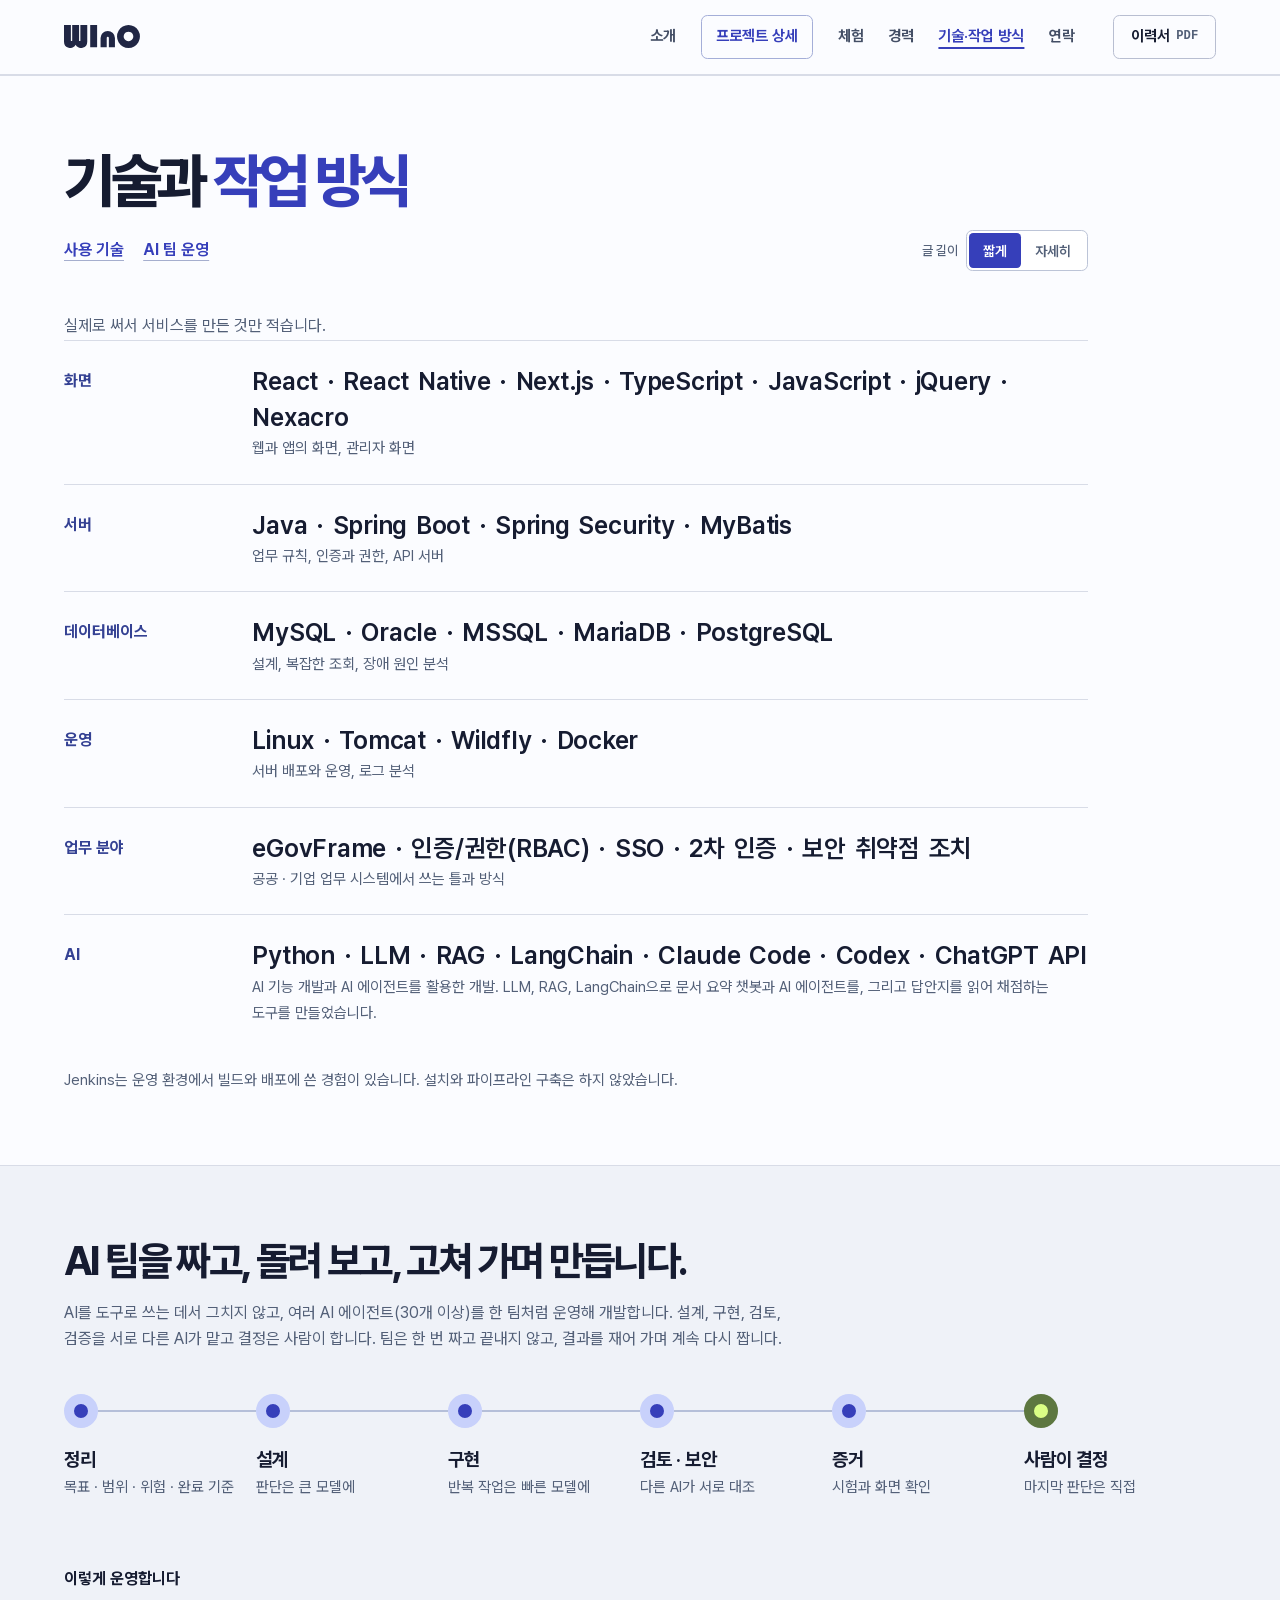
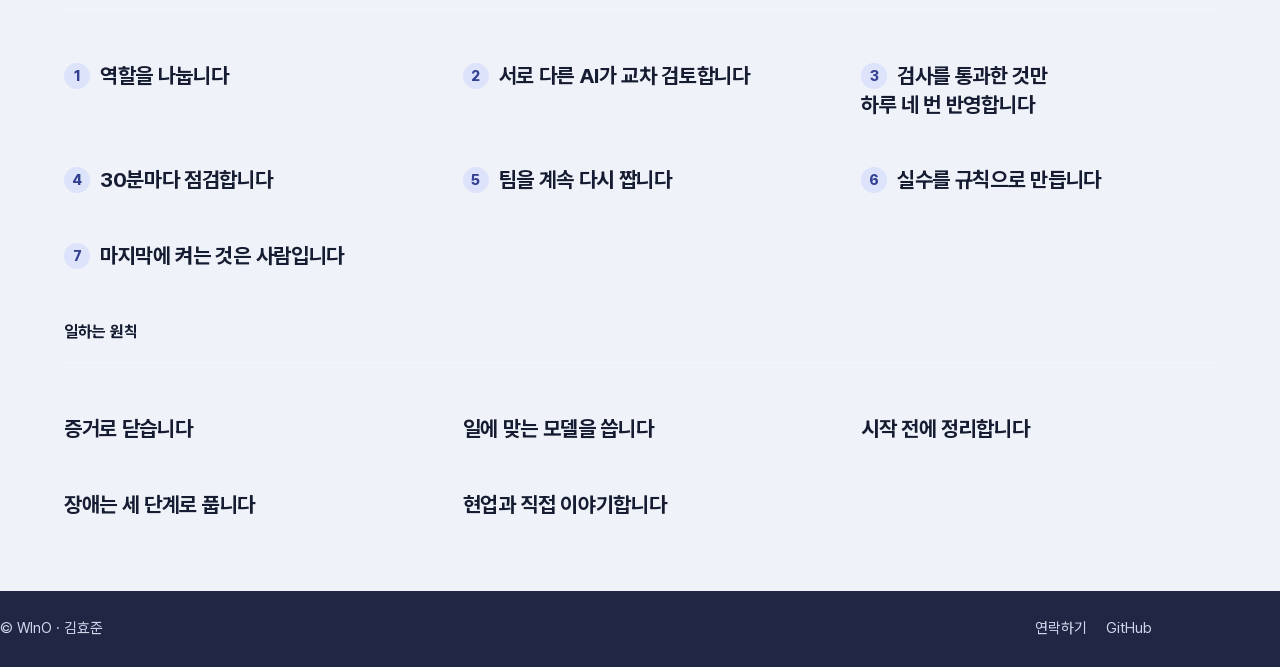
<file: practice.html>
<!doctype html>
<html lang="ko"><head>
<meta charset="utf-8"><meta name="viewport" content="width=device-width, initial-scale=1"><meta name="robots" content="noindex,nofollow">
<meta name="theme-color" content="#fbfcff"><title>기술과 작업 방식 · 김효준 | WInO</title><meta name="description" content="실무에 사용한 기술과 AI 에이전트를 운영하고 검증하는 방법입니다.">
<meta property="og:type" content="website"><meta property="og:title" content="기술과 작업 방식 · 김효준 | WInO"><meta property="og:description" content="실무에 사용한 기술과 AI 에이전트를 운영하고 검증하는 방법입니다."><meta property="og:url" content="https://hyojunkim9096.github.io/practice.html"><meta property="og:image" content="https://hyojunkim9096.github.io/og.png">
<link rel="icon" href="img/wino.svg" type="image/svg+xml">
<link rel="stylesheet" href="products.css"><link rel="stylesheet" href="portfolio.css"><link rel="stylesheet" href="details.css"><link rel="stylesheet" href="navigation.css"><link rel="stylesheet" href="v8.css">

<script defer src="portfolio.js"></script><script defer src="reading.js"></script></head><body class="detail-page" id="top">
<a class="skip" href="#content">본문 바로 가기</a>
<header class="mast"><div class="wrap site-bar">
      <a class="wordmark" href="index.html" aria-label="WInO 소개"><img src="img/wordmark.svg" width="82" height="25" alt="WInO"></a>
      <nav aria-label="주요 메뉴"><a href="index.html">소개</a><a href="details.html" class="project-nav">프로젝트 상세</a><a href="demos.html">체험</a><a href="career.html">경력</a><a href="practice.html" aria-current="page">기술·작업 방식</a><a href="index.html#contact">연락</a></nav>
      <a class="resume" href="resume.pdf" download>이력서 <span>PDF</span></a>
    </div></header>
<main id="content"><section class="sec" id="stack">
  <div class="wrap">
    <div class="single-stack">
      <div class="se-stack">
        <div class="sec-head sec-head-wide"><h1>기술과 <em>작업 방식</em></h1><div class="directory-row"><nav class="jump-list" aria-label="기술과 작업 방식 목차"><a href="#technologies">사용 기술</a><a href="#ways">AI 팀 운영</a></nav><div class="glance-header"><div class="x6-len"><span class="x6-hint" id="x6-h">글 길이</span><div class="x6-seg" role="group" aria-labelledby="x6-h"><button type="button" data-v="short" aria-pressed="true">짧게</button><button type="button" data-v="long" aria-pressed="false">자세히</button></div></div></div></div></div>
    <p class="sub">실제로 써서 서비스를 만든 것만 적습니다.</p>
    <dl class="stack" id="technologies">
      <div><dt>화면</dt><dd><b>React · React Native · Next.js · TypeScript · JavaScript · jQuery · Nexacro</b><span>웹과 앱의 화면, 관리자 화면</span></dd></div>
      <div><dt>서버</dt><dd><b>Java · Spring Boot · Spring Security · MyBatis</b><span>업무 규칙, 인증과 권한, API 서버</span></dd></div>
      <div><dt>데이터베이스</dt><dd><b>MySQL · Oracle · MSSQL · MariaDB · PostgreSQL</b><span>설계, 복잡한 조회, 장애 원인 분석</span></dd></div>
      <div><dt>운영</dt><dd><b>Linux · Tomcat · Wildfly · Docker</b><span>서버 배포와 운영, 로그 분석</span></dd></div>
      <div><dt>업무 분야</dt><dd><b>eGovFrame · 인증/권한(RBAC) · SSO · 2차 인증 · 보안 취약점 조치</b><span>공공 · 기업 업무 시스템에서 쓰는 틀과 방식</span></dd></div>
      <div><dt>AI</dt><dd><b>Python · LLM · RAG · LangChain · Claude Code · Codex · ChatGPT API</b><span>AI 기능 개발과 AI 에이전트를 활용한 개발. LLM, RAG, LangChain으로 문서 요약 챗봇과 AI 에이전트를, 그리고 답안지를 읽어 채점하는 도구를 만들었습니다.</span></dd></div>
    </dl>
        <p class="note">Jenkins는 운영 환경에서 빌드와 배포에 쓴 경험이 있습니다. 설치와 파이프라인 구축은 하지 않았습니다.</p>
      </div>
      
    </div>
  </div>
</section><section class="sec dark" id="ways">
  <div class="wrap">
    <div class="sec-head"><h2>AI 팀을 짜고, 돌려 보고, 고쳐 가며 만듭니다.</h2><p class="sub">AI를 도구로 쓰는 데서 그치지 않고, 여러 AI 에이전트(30개 이상)를 한 팀처럼 운영해 개발합니다. 설계, 구현, 검토, 검증을 서로 다른 AI가 맡고 결정은 사람이 합니다. 팀은 한 번 짜고 끝내지 않고, 결과를 재어 가며 계속 다시 짭니다.</p></div>
    <ol class="flow">
      <li><b>정리</b><span>목표 · 범위 · 위험 · 완료 기준</span></li>
      <li><b>설계</b><span>판단은 큰 모델에</span></li>
      <li><b>구현</b><span>반복 작업은 빠른 모델에</span></li>
      <li><b>검토 · 보안</b><span>다른 AI가 서로 대조</span></li>
      <li><b>증거</b><span>시험과 화면 확인</span></li>
      <li><b>사람이 결정</b><span>마지막 판단은 직접</span></li>
    </ol>
    <p class="x8-h">이렇게 운영합니다</p>
    
    <div class="ways x6-ways x8-ops">
      <div><h3>역할을 나눕니다</h3><p>총괄 AI 하나가 일을 나누고 검사와 반영만 맡고, 직접 코드를 쓰지 않습니다. 그 아래에 일감을 나누는 PM 셋, 메뉴 묶음마다 화면과 서버를 함께 맡는 팀, 디자인 팀장, 공용 부품을 맡는 창, 화면을 찍어 판정하는 창을 따로 둡니다.</p></div>
      <div><h3>서로 다른 AI가 교차 검토합니다</h3><p>Claude로 만들고, 다른 회사의 AI인 Codex가 검토하고 검증합니다. 보안 설계는 따로 둔 AI가 최종 판단만 합니다.</p></div>
      <div><h3>검사를 통과한 것만 하루 네 번 반영합니다</h3><p>06 · 12 · 18 · 24시에 검사를 통과한 것만 모아 개발 서버에 반영합니다. 반영 전에 자동 검사와, PC · 핸드폰 두 폭의 화면 그림 확인을 거칩니다. 판마다 화면 시험 34,308개와 서버 시험을 돌립니다.</p></div>
      <div><h3>30분마다 점검합니다</h3><p>쉬는 팀을 깨우고 막힌 일을 풀고, 쓰는 속도와 비용을 재서 일을 더 주거나 늦춥니다.</p></div>
      <div><h3>팀을 계속 다시 짭니다</h3><p>처음에는 큰 팀으로 시작해 일하는 창 넷의 작은 팀으로, 지금은 메뉴 묶음마다 화면과 서버를 한 팀으로 묶고 PM이 통제하는 꼴로 바꿔 왔습니다. 비싼 모델은 총괄 하나만 쓰고 짓는 창은 가벼운 모델로 바꿨습니다. 속도 · 비용 · 실수를 재서 바꿉니다.</p></div>
      <div><h3>실수를 규칙으로 만듭니다</h3><p>사고는 원장에 적고, 되풀이되면 번호 붙은 규칙으로 만들어 모든 AI가 지킵니다. 지금 규칙은 33개입니다. 대표가 내린 결정도 원장에 번호를 붙여 쌓고, AI는 일하기 전에 그 원장부터 찾아봅니다.</p></div>
      <div><h3>마지막에 켜는 것은 사람입니다</h3><p>운영 배포, 실제 문자 발송, 실제 키, 외부 공개는 AI가 하지 않고 사람이 마지막에 켭니다.</p></div>
    </div>
    <p class="x8-h">일하는 원칙</p>
    <div class="ways x6-ways">
      <div><h3>증거로 닫습니다</h3><p>AI가 「됐다」고 해도 시험과 화면 확인으로 증거가 나와야 끝냅니다.</p></div>
      <div><h3>일에 맞는 모델을 씁니다</h3><p>동시에 도는 에이전트 수와 사용 한도를 보며 비용을 관리합니다.</p></div>
      <div><h3>시작 전에 정리합니다</h3><p>목표, 범위, 위험, 완료 기준을 먼저 적고 시작합니다. 중간에 고치느라 늦어지는 일을 줄입니다.</p></div>
      <div><h3>장애는 세 단계로 풉니다</h3><p>빠른 임시 조치로 먼저 멈추고, 로그와 DB로 원인을 찾고, 다시 생기지 않게 근본을 고칩니다.</p></div>
      <div><h3>현업과 직접 이야기합니다</h3><p>요구사항 정의부터 오픈까지 담당자와 직접 맞춥니다. 바뀌는 요구에도 빨리 따라갑니다.</p></div>
    </div>
  </div>
</section></main>
<footer class="compact-footer"><div class="wrap footer-bottom"><span>© WInO · 김효준</span><div><a href="index.html#contact">연락하기</a><a href="https://github.com/hyojunkim9096">GitHub</a></div></div></footer>
</body></html>
</file>
<file: products.css>
/* 짜임: 남색 첫 화면에 모니터가 켜져 있고, 그 아래는 흰 종이 위에 프로젝트 · 숫자 · 경력을 그림으로 놓는다.
   큰 로고 조각은 첫 화면과 끝, 두 곳에만 쓴다. */
/* ── 고치는 곳: 색 · 글꼴 · 크기는 여기 한 곳 ─────────────── */
:root{
  --navy:#0C3778; --navy-lift:#12418A; --sky:#A9CBFF; --ice:#EFF4FB;
  --ink:#0B1220; --slate:#526079; --rule:#D3DDEB; --paper:#FFFFFF;
  --text:'Pretendard Variable',Pretendard,'Apple SD Gothic Neo','Noto Sans KR','Malgun Gothic',system-ui,sans-serif;
  --disp:'Outfit','Pretendard Variable',Pretendard,'Apple SD Gothic Neo','Noto Sans KR','Malgun Gothic',system-ui,sans-serif;
  --t-s:14px; --t-m:17px; --t-l:21px; --t-xl:clamp(26px,3.4vw,40px); --t-hero:clamp(33px,5vw,62px);
  --gap-sec:clamp(56px,6.5vw,92px);
  color-scheme:light;
}
*,*::before,*::after{box-sizing:border-box}
html{scroll-behavior:smooth;scroll-padding-top:76px}
body{margin:0;background:var(--paper);color:var(--ink);font:400 var(--t-m)/1.75 var(--text);word-break:keep-all;overflow-wrap:anywhere;-webkit-font-smoothing:antialiased}
h1,h2,h3,p,ul,ol,dl,dd,figure{margin:0;padding:0}
ul,ol{list-style:none}
a{color:inherit}
:focus-visible{outline:3px solid var(--sky);outline-offset:3px;border-radius:4px}
.wrap{max-width:1180px;margin-inline:auto;padding-left:max(22px,env(safe-area-inset-left,0px));padding-right:max(22px,env(safe-area-inset-right,0px))}
.sec{padding-block:var(--gap-sec)}
.sec-ice{background:var(--ice)}
.sec-head{display:grid;gap:14px;margin-bottom:clamp(24px,3.2vw,42px);max-width:46rem}
h2{font:800 var(--t-xl)/1.28 var(--disp);letter-spacing:-.025em;word-spacing:.09em;text-wrap:balance}
h3{font:700 var(--t-l)/1.4 var(--disp);letter-spacing:-.015em;word-spacing:.09em;text-wrap:balance}
.sub{color:var(--slate)}
.tech{font:500 var(--t-s)/1.7 var(--disp);word-spacing:.14em;color:var(--slate)}

/* ── 위쪽 띠 ─────────────────────────────────────── */
.bar{position:sticky;top:0;z-index:30;background:var(--navy);color:#fff}
.bar-in{display:flex;align-items:center;justify-content:space-between;gap:24px;min-height:64px}
.logo{display:block;line-height:0}
.logo svg{height:26px;width:86px;fill:#fff}
.links{display:flex;gap:30px;font-size:15px;font-weight:500}
.links a{text-decoration:none;color:#D5E4FC;padding-block:6px;border-bottom:2px solid transparent;transition:color .15s,border-color .15s}
.links a:hover,.links a[aria-current]{color:#fff;border-color:var(--sky)}
.menu{display:none;position:relative}
.menu summary{list-style:none;cursor:pointer;font-weight:600;font-size:15px;padding:8px 14px;border:1px solid #ffffff59;border-radius:999px}
.menu summary::-webkit-details-marker{display:none}
.menu ul{position:absolute;right:0;top:calc(100% + 10px);min-width:170px;background:#fff;color:var(--ink);border-radius:14px;padding:8px;box-shadow:0 18px 44px #06214a59}
.menu li a{display:block;padding:11px 14px;text-decoration:none;border-radius:9px;font-size:16px;font-weight:500}
.menu li a:hover{background:var(--ice)}

/* ── 첫 화면 ─────────────────────────────────────── */
.hero{position:relative;overflow:hidden;background:var(--navy);color:#fff}
.giant{position:absolute;left:-1.5%;bottom:-.9vw;width:103%;fill:var(--navy-lift);pointer-events:none}
.hero .wrap{position:relative}
.hero-grid{display:grid;grid-template-columns:minmax(0,1fr) minmax(0,1.06fr);gap:clamp(28px,4vw,64px);align-items:center;padding-block:clamp(36px,5vw,72px) clamp(40px,5vw,76px)}
.me{display:flex;flex-wrap:wrap;gap:2px 14px;align-items:baseline;font:500 16px/1.5 var(--disp);color:var(--sky)}
.me b{font:800 20px/1.4 var(--text);color:#fff;letter-spacing:.14em}
h1{font:800 var(--t-hero)/1.2 var(--disp);letter-spacing:-.035em;word-spacing:.1em;margin:18px 0 22px;text-wrap:balance}
h1 span{color:var(--sky)}
.lead{color:#DCE8FC;font-size:clamp(17px,1.5vw,19px);max-width:33em}
.cta{display:flex;flex-wrap:wrap;gap:12px;margin-top:34px}
.btn{display:inline-flex;align-items:center;min-height:50px;padding:0 26px;border-radius:999px;font:700 16px/1 var(--text);text-decoration:none;transition:transform .16s,background .16s,color .16s}
.btn:hover{transform:translateY(-2px)}
.btn-a{background:#fff;color:var(--navy)}
.btn-b{border:1.5px solid #ffffff73;color:#fff}
.btn-b:hover{background:#ffffff1a}
.desk svg{display:block;width:100%;height:auto;overflow:visible}
.desk text{font-family:var(--text)}
.boot{opacity:0;animation:boot .9s .25s ease-out backwards}
.grow{transform-box:fill-box;transform-origin:bottom;animation:grow .7s backwards cubic-bezier(.2,.8,.2,1)}
.rise{animation:rise .7s .5s backwards cubic-bezier(.2,.8,.2,1)}
@keyframes boot{from{opacity:1}}
@keyframes grow{from{transform:scaleY(.05)}}
@keyframes rise{from{transform:translateY(26px);opacity:0}}
.does{display:grid;grid-template-columns:repeat(5,minmax(0,1fr));gap:clamp(18px,2.4vw,36px);padding-block:34px 60px;border-top:1px solid #ffffff2e}
.does svg{width:38px;height:38px;fill:none;stroke:#fff;stroke-width:2;stroke-linejoin:round;stroke-linecap:round}
.does li:nth-child(1) svg{margin-left:-7px}.does li:nth-child(4) svg{margin-left:-10px}.does li:nth-child(n+2):not(:nth-child(4)) svg{margin-left:-3px}
.does b{display:block;font-size:17px;font-weight:700;margin-top:8px}
.does span{display:block;font-size:14px;line-height:1.6;color:#C6D9F8;margin-top:2px}

/* ── 시작한 이유 ─────────────────────────────────── */
.why{display:grid;grid-template-columns:minmax(0,1.05fr) minmax(0,1fr);gap:clamp(24px,5vw,80px);align-items:start}
.why h2{font-size:clamp(28px,3.9vw,46px)}
.why p+p{margin-top:16px}
.why p{color:#2B374C}

/* ── 프로젝트 ────────────────────────────────────── */
.feature{display:grid;grid-template-columns:minmax(0,1fr) minmax(0,1.08fr);gap:clamp(28px,4.5vw,72px);align-items:center}
.kind{font-size:15px;font-weight:600;color:var(--navy)}
.feature h2{font:800 clamp(32px,4.1vw,50px)/1.2 var(--disp);letter-spacing:-.03em;margin:4px 0 18px}
.ticks{display:grid;gap:9px;margin:22px 0}
.ticks li{position:relative;padding-left:30px;font-weight:500}
.ticks li::before{content:"";position:absolute;left:0;top:.42em;width:16px;height:16px;border-radius:50%;border:5px solid var(--navy)}
.arch{display:grid;gap:0;font-size:15px;line-height:1.5}
.arch-row{display:grid;grid-template-columns:repeat(3,minmax(0,1fr));gap:12px}
.node{background:#fff;border-radius:14px;padding:16px 16px 18px;box-shadow:0 1px 0 #c7d4e8,0 14px 30px #0c37780f}
.node b{display:block;font-size:16px;font-weight:700;line-height:1.4}
.node span{display:block;color:var(--slate);font-size:14px;margin-top:2px}
.node svg{display:block;width:100%;height:auto;margin-bottom:12px}
.wire{height:30px;display:grid;grid-template-columns:repeat(3,minmax(0,1fr));gap:12px}
.wire i{justify-self:center;width:2px;background:var(--navy)}
.wire-1{grid-template-columns:1fr}
.core{background:var(--navy);color:#fff;border-radius:14px;padding:20px 22px}
.core b,.data b{display:block;font:700 20px/1.35 var(--disp)}
.core p{color:#D2E1FA}
.data{background:#fff;border:2px solid var(--navy);border-radius:14px;padding:18px 22px}
.data p{color:var(--slate)}
.totals{display:grid;grid-template-columns:repeat(6,minmax(0,1fr));border-top:2px solid var(--ink);margin-top:clamp(40px,5vw,64px)}
.totals div{display:flex;flex-direction:column-reverse;justify-content:flex-end;padding:18px 18px 0 0}
.totals dt{color:var(--slate);font-size:15px}
.totals dd{font:800 clamp(27px,3vw,39px)/1.15 var(--disp);letter-spacing:-.02em;font-variant-numeric:tabular-nums}
.deep{margin-top:clamp(52px,6.4vw,92px)}
.deep h3{font:800 clamp(22px,2.5vw,30px)/1.35 var(--disp);letter-spacing:-.02em}
.deep>.sub{margin-top:8px}
.who,.solve{display:grid;grid-template-columns:repeat(3,minmax(0,1fr));gap:clamp(24px,3vw,44px);margin-top:24px}
.who div,.solve div{border-top:2px solid var(--navy);padding-top:16px}
.solve div{border-top-width:1px;border-color:#B4C6E0}
.who b,.solve b{display:block;font-size:18px;font-weight:700;line-height:1.45}
.who p,.solve p{margin-top:6px;font-size:16px;color:#34415A}
.areas{display:grid;grid-template-columns:repeat(2,minmax(0,1fr));gap:0 clamp(28px,4.5vw,72px);margin-top:22px;border-bottom:1px solid #C6D4E8}
.areas li{display:grid;grid-template-columns:150px minmax(0,1fr) 30px;gap:14px;align-items:center;min-height:50px;padding-block:9px;border-top:1px solid #C6D4E8}
.areas b{font-size:16px;font-weight:600;line-height:1.4}
.areas span{text-align:right;font:700 18px/1 var(--disp);font-variant-numeric:tabular-nums}
.cells{display:flex;flex-wrap:wrap;gap:4px}
.cells i,.key{display:inline-block;width:11px;height:11px;border-radius:2.5px;background:var(--navy)}
.cells.p i,.key.p{background:#6C9FEA}
.key{margin-right:8px}
.more{display:grid;grid-template-columns:repeat(2,minmax(0,1fr));gap:clamp(24px,3.4vw,52px);margin-top:clamp(36px,4.4vw,56px)}
.more>div{border-top:2px solid var(--ink);padding-top:18px}
.more h3{font-size:22px;font-weight:800;margin-top:2px}
.work h3+.sub{margin-top:8px}
.work .kind+h3{margin-top:2px}
.duo{display:grid;grid-template-columns:repeat(2,minmax(0,1fr));gap:clamp(24px,3.4vw,52px);margin-top:clamp(56px,7vw,100px)}
.duo-top{margin-top:0}
.work{display:flex;flex-direction:column;gap:20px}
.shot{background:var(--navy);border-radius:20px;overflow:hidden;line-height:0}
.shot svg{width:100%;height:auto}
.shot text{font-family:var(--text)}
.shot-ice{background:#DCE8FA}
.work h3{font-size:26px;font-weight:800}
.work .tech{margin-top:10px}
.facts{display:flex;flex-wrap:wrap;gap:4px 22px;margin-top:12px;font-size:15px;color:var(--slate)}
.facts b{font:700 19px/1.3 var(--disp);color:var(--ink);margin-right:5px}

.punda{background:linear-gradient(155deg,#4A0B73,#26003A 68%);color:#fff;border-radius:28px;padding:clamp(24px,4.4vw,60px)}
.punda-top{display:grid;grid-template-columns:minmax(0,.7fr) minmax(0,1fr);gap:clamp(28px,3.6vw,48px);align-items:center}
.punda-top>div{min-width:0}
.punda .kind{color:#FFC53D}
.punda h3{display:flex;align-items:center;gap:14px;font:800 clamp(34px,4.2vw,52px)/1.25 var(--disp);letter-spacing:-.02em;margin:6px 0 6px}
.punda h3 img{width:1.1em;height:auto}
.punda p{color:#E9DFF8}
.punda .one{font-size:var(--t-l);font-weight:700;color:#fff;margin-bottom:12px}
.punda .ticks li{color:#fff}
.punda .ticks li::before{border-color:#FFC53D}
.punda .tech{color:#C4A5F5}
.phones{display:grid;grid-template-columns:repeat(3,minmax(0,1fr));gap:14px;align-items:start}
.phones figure:nth-child(2){margin-top:38px}
.phones figure:nth-child(3){margin-top:12px}
.ph{background:#10001A;border-radius:24px;padding:6px;box-shadow:0 18px 40px rgba(0,0,0,.34)}
.ph img,.ph svg{display:block;width:100%;height:auto;border-radius:18px}
.ph text{font-family:var(--text)}
.phones figcaption{margin-top:10px;text-align:center;font-size:15px;color:#E9DFF8}
.punda-low{display:grid;grid-template-columns:minmax(0,.7fr) minmax(0,1fr);gap:clamp(28px,3.6vw,48px);align-items:center;margin-top:clamp(40px,5vw,64px)}
.punda-low dl{display:grid;grid-template-columns:repeat(2,minmax(0,1fr));gap:22px 24px}
.punda-low dl div{display:flex;flex-direction:column-reverse;justify-content:flex-end;border-top:1px solid rgba(196,165,245,.45);padding-top:14px}
.punda-low dd{font:800 clamp(30px,3.2vw,42px)/1.15 var(--disp);letter-spacing:-.03em;color:#fff}
.punda-low dt{font-size:14px;line-height:1.5;color:#D8C4F7}
.punda-low figure img{display:block;width:100%;height:auto;border-radius:14px}
.punda .note{margin-top:26px;color:#C4A5F5}
.work-row{display:grid;grid-template-columns:minmax(0,.9fr) minmax(0,1fr);gap:clamp(24px,4vw,56px);align-items:center;margin-top:clamp(36px,4.6vw,64px)}

/* ── 숫자 ───────────────────────────────────────── */
.legend{display:flex;flex-wrap:wrap;gap:6px 22px;margin-top:34px;font-size:14px;color:var(--slate)}

/* ── 경력 ───────────────────────────────────────── */
.cv-group{font:700 16px/1.4 var(--text);color:var(--navy);padding:34px 0 10px}
.jobs{margin-top:8px;display:grid;gap:5px;color:#34415A}
.jobs li{position:relative;padding-left:16px}
.jobs li::before{content:"";position:absolute;left:0;top:.72em;width:6px;height:6px;border-radius:50%;background:var(--navy)}
.what p{margin-top:6px;color:#34415A}
.what .tech{margin-top:8px}
.what .facts{margin-top:8px}

/* ── 일하는 방식 ─────────────────────────────────── */
.flow{display:grid;grid-template-columns:repeat(6,minmax(0,1fr));margin-bottom:clamp(44px,5.4vw,76px)}
.flow li{position:relative;padding-right:14px}
.flow li::before{content:"";display:block;width:34px;height:34px;border-radius:50%;border:10px solid var(--sky);margin-bottom:16px;position:relative;z-index:1;background:var(--navy)}
.flow li::after{content:"";position:absolute;left:34px;right:0;top:16px;height:2px;background:#ffffff59}
.flow li:last-child::before{border-color:#fff;background:#fff}
.flow li:last-child::after{display:none}
.flow b{display:block;font-size:19px;font-weight:700}
.flow span{display:block;font-size:15px;line-height:1.6;color:#C6D9F8}
.dark{background:var(--navy);color:#fff}
.dark .sub{color:#D2E1FA}
.ways{display:grid;grid-template-columns:repeat(3,minmax(0,1fr));gap:clamp(30px,3.6vw,52px) clamp(24px,3.4vw,56px);padding-top:clamp(34px,4vw,52px);border-top:1px solid #ffffff2e}
.ways p{color:#D2E1FA;margin-top:6px;font-size:16px}
.tools{margin-top:44px;color:#D2E1FA;font-size:16px}
.tools b{color:#fff;margin-right:12px}

/* ── 기술 ───────────────────────────────────────── */
.stack>div{display:grid;grid-template-columns:150px minmax(0,1fr);gap:6px clamp(16px,3vw,48px);padding-block:22px;border-top:1px solid var(--rule)}
.stack dt{font-weight:700;color:var(--navy);padding-top:5px}
.stack dd b{display:block;font:600 clamp(19px,2vw,25px)/1.45 var(--disp);letter-spacing:-.01em;word-spacing:.12em}
.stack dd span{color:var(--slate);font-size:15px}
.note{margin-top:20px;font-size:15px;color:var(--slate)}

/* ── 학력 ───────────────────────────────────────── */
.edu{display:grid;grid-template-columns:repeat(2,minmax(0,1fr));gap:clamp(32px,5vw,84px)}
.edu li{padding-block:16px;border-top:1px solid #C6D4E8}
.edu h3{margin-bottom:12px}
.edu b{display:block;font-weight:700}
.edu span{display:block;color:var(--slate);font-size:15px}

/* ── 문의 ───────────────────────────────────────── */
.end{position:relative;overflow:hidden;background:var(--navy);color:#fff;padding-block:var(--gap-sec) 0}
.end .wrap{position:relative}
.mail{display:flex;flex-wrap:wrap;gap:14px 20px;align-items:center;margin-top:34px}
.mail a{font:700 clamp(21px,3.3vw,42px)/1.3 var(--disp);letter-spacing:-.02em;text-decoration:none;border-bottom:2px solid #ffffff66}
.mail a:hover{border-color:#fff}
.copy{font:700 15px/1 var(--text);min-height:44px;padding:0 18px;color:#fff;background:none;border:1.5px solid #ffffff73;border-radius:999px;cursor:pointer}
.copy:hover{background:#ffffff1a}
.git{display:inline-block;margin-top:18px;color:#D2E1FA;text-underline-offset:5px}
.end-mark{display:block;width:100%;height:auto;fill:var(--navy-lift);margin-top:clamp(50px,7vw,100px);margin-bottom:-7.4%}
.foot{position:relative;background:#082A5E;color:#B9CDEE;font-size:14px;padding-block:20px calc(20px + env(safe-area-inset-bottom,0px))}
.foot .wrap{display:flex;flex-wrap:wrap;gap:4px 20px;justify-content:space-between}
.vh{position:absolute;width:1px;height:1px;overflow:hidden;clip-path:inset(50%);white-space:nowrap}

@media (max-width:1000px){
  .links{display:none}.menu{display:block}
  .hero-grid,.why,.feature,.punda-top,.punda-low{grid-template-columns:minmax(0,1fr)}
  .desk{max-width:640px}
  .does{grid-template-columns:repeat(2,minmax(0,1fr))}
  .ways,.solve{grid-template-columns:repeat(2,minmax(0,1fr))}
  .totals{grid-template-columns:repeat(3,minmax(0,1fr))}
  .areas{grid-template-columns:minmax(0,1fr)}
  .flow{grid-template-columns:repeat(3,minmax(0,1fr));gap:34px 0}
  .flow li:nth-child(3)::after{display:none}
}
@media (max-width:640px){
  :root{--t-m:16px}
  .punda{border-radius:22px;padding:30px 20px}
  .phones{display:flex;gap:16px;overflow-x:auto;scroll-snap-type:x mandatory;margin-inline:-20px;padding:4px 20px 12px;scrollbar-width:none}
  .phones::-webkit-scrollbar{display:none}
  .phones figure,.phones figure:nth-child(2),.phones figure:nth-child(3){flex:0 0 66%;margin-top:0;scroll-snap-align:center}
  .work-row{grid-template-columns:minmax(0,1fr)}
  .does,.ways,.duo,.edu,.who,.solve,.more{grid-template-columns:minmax(0,1fr)}
  .areas li{grid-template-columns:112px minmax(0,1fr) 26px;gap:12px}.areas b{font-size:15px}.cells{gap:3px}.cells i{width:9px;height:9px}
  .does{gap:20px}
  .does li{display:grid;grid-template-columns:38px minmax(0,1fr);gap:0 18px;align-items:start}
  .does li:nth-child(n):not(.x) svg{grid-row:1/3;margin-left:0}.does b{margin-top:0}
  .totals{grid-template-columns:repeat(2,minmax(0,1fr))}
  .arch-row{gap:8px}.wire{gap:8px}
  .node{padding:10px 10px 12px;border-radius:12px}
  .node b{font-size:14px}.node span{font-size:12.5px;line-height:1.45}
  .flow{grid-template-columns:minmax(0,1fr);gap:0}
  .flow li{display:grid;grid-template-columns:34px minmax(0,1fr);gap:0 18px;padding:0 0 26px}
  .flow li::before{grid-row:1/3;margin:0}
  .flow li::after,.flow li:nth-child(3)::after{display:block;left:16px;right:auto;top:34px;bottom:0;width:2px;height:auto}
  .flow li:last-child::after{display:none}
  .stack>div{grid-template-columns:minmax(0,1fr)}
  .cta .btn{flex:1 1 auto;justify-content:center}
}
@media (prefers-reduced-motion:reduce){html{scroll-behavior:auto}.boot,.grow,.rise{animation:none}.btn{transition:none}}
@media print{.bar{position:static}.links,.menu,.cta,.copy,.giant,.end-mark{display:none}.hero,.dark,.end,.foot,.core,.shot,.punda,.cells i{-webkit-print-color-adjust:exact;print-color-adjust:exact}.sec,.end{padding-block:26px}.work,.node{break-inside:avoid}}

/* ── 눌러 보기 ─────────────────────────────────── */
.try{background:var(--navy);color:#fff}
.try .sub{color:#D2E1FA}
.t-tabs{display:grid;grid-template-columns:repeat(4,minmax(0,1fr));gap:12px;margin-bottom:16px}
.t-tabs button{appearance:none;display:grid;gap:2px;text-align:left;font:inherit;color:#D5E4FC;background:#ffffff14;border:1.5px solid #ffffff2b;border-radius:16px;padding:15px 18px;cursor:pointer;transition:background .16s}
.t-tabs b{font:700 18px/1.4 var(--disp);color:#fff}
.t-tabs span{font-size:14px;line-height:1.5}
.t-tabs button:hover{background:#ffffff24}
.t-tabs [aria-selected=true],.t-tabs [aria-selected=true]:hover{background:#fff;border-color:#fff;color:var(--slate)}
.t-tabs [aria-selected=true] b{color:var(--navy)}
.t-stage{background:#fff;color:var(--ink);border-radius:22px;overflow:hidden;font-size:15px;line-height:1.6}
.t-panel[hidden]{display:none}
.t-foot{margin-top:16px;font-size:14px;color:#C6D8F5;text-wrap:pretty}
.t-seg{display:inline-flex;flex-wrap:wrap;gap:4px;padding:4px;background:#E6EDF7;border-radius:12px}
.t-seg[hidden]{display:none}
.t-seg button{appearance:none;border:0;background:none;font:600 14px/1 var(--text);color:#3F4E68;padding:0 14px;min-height:40px;border-radius:9px;cursor:pointer}
.t-seg button[aria-pressed=true]{background:#fff;color:var(--navy);box-shadow:0 1px 3px #0b122026}
.t-go{appearance:none;border:0;background:#2563EB;color:#fff;font:700 15px/1 var(--text);min-height:46px;padding:0 20px;border-radius:12px;cursor:pointer}
.t-go:hover{background:#1D4FD0}
.t-go:disabled{background:#C7D2E3;color:#fff;cursor:default}
.t-note{font-size:14px;color:var(--slate)}
.t-card{background:#fff;border:1px solid #DCE4F0;border-radius:16px;padding:18px;min-width:0}
/* 원생 현황 */
.t-app{display:grid;grid-template-columns:210px minmax(0,1fr);min-height:660px}
.t-side{background:#0A1C3C;color:#fff;padding:24px 14px}
.t-brand{display:flex;gap:11px;align-items:center;margin:0 8px 20px}
.t-brand svg{flex:none;width:30px;height:30px}
.t-brand b{display:block;font:700 16px/1.3 var(--disp)}
.t-brand small{display:block;font-size:13px;line-height:1.4;color:#A9CBFF}
.t-menu li{padding:9px 12px;border-radius:10px;font-weight:600;font-size:14.5px;line-height:1.5;color:#D8E4F6}
.t-menu li.on{background:#2563EB;color:#fff}
.t-main{background:#F3F7FC;padding:24px clamp(18px,2.4vw,30px) 28px;display:grid;gap:16px;align-content:start;min-width:0}
.t-who{display:flex;flex-wrap:wrap;gap:8px 14px;align-items:center;font-weight:600}
.t-head{display:flex;flex-wrap:wrap;gap:10px 18px;align-items:center;justify-content:space-between;margin-top:4px}
.t-title{font:800 23px/1.35 var(--disp);letter-spacing:-.02em;word-spacing:.08em}
.t-kpi{display:grid;grid-template-columns:repeat(auto-fit,minmax(128px,1fr));gap:12px}
.t-kpi div{display:flex;flex-direction:column;background:#fff;border:1px solid #DCE4F0;border-radius:14px;padding:13px 16px}
.t-kpi dt{font-size:14px;color:var(--slate)}
.t-kpi dd{font:800 29px/1.25 var(--disp);letter-spacing:-.02em;font-variant-numeric:tabular-nums}
.t-kpi small{font:500 14px/1 var(--text);color:var(--slate);letter-spacing:0;margin-left:4px}
.t-two{display:grid;grid-template-columns:minmax(0,1.5fr) minmax(0,1fr);gap:12px}
.t-two.one{grid-template-columns:minmax(0,1fr)}
.t-leg{display:flex;flex-wrap:wrap;gap:4px 18px;font-size:14px;color:var(--slate);margin-bottom:6px}
.t-leg i{display:inline-block;width:12px;height:12px;border-radius:3px;margin-right:7px;vertical-align:-1px}
.t-chart svg{display:block;width:100%;height:280px;font-family:var(--disp)}
.t-chart .hit{cursor:pointer;outline-offset:-2px}
.t-chart .hit:hover{fill:#2563EB12}
.t-tbl table{width:100%;border-collapse:collapse;font-size:15px;font-variant-numeric:tabular-nums}
.t-tbl caption{font-variant-numeric:normal;text-align:left;font-weight:700;padding-bottom:8px}
.t-tbl th,.t-tbl td{padding:9px 8px;text-align:right;border-bottom:1px solid #E3EAF4;font-weight:500}
.t-tbl th:first-child,.t-tbl td:first-child{text-align:left}
.t-tbl thead th{font-size:14px;color:var(--slate)}
.t-tbl tr.sum td{font-weight:800;background:#EEF3FA}
/* 홈페이지 만들기 */
.t-bld{display:grid;grid-template-columns:336px minmax(0,1fr);min-height:660px}
.t-bl{padding:26px 24px;display:grid;gap:18px;align-content:start;border-right:1px solid #DCE4F0;min-width:0}
.t-f{display:grid;gap:6px;border:0;margin:0;padding:0;min-width:0}
.t-f>span{font-weight:700;font-size:14px;padding:0}
.t-f input{font:500 16px/1.4 var(--text);color:var(--ink);width:100%;min-height:46px;padding:0 14px;border:1.5px solid #C4D1E4;border-radius:11px;background:#fff}
.t-sw{display:flex;gap:10px}
.t-sw button{appearance:none;width:44px;height:44px;border-radius:50%;border:4px solid #fff;box-shadow:0 0 0 1.5px #C4D1E4;cursor:pointer;background:var(--k)}
.t-sw button[aria-pressed=true]{box-shadow:0 0 0 3px var(--k)}
.t-list{display:grid;gap:7px}
.t-list li{display:flex;align-items:center;gap:2px;background:#F3F7FC;border:1px solid #DCE4F0;border-radius:12px;padding:3px 5px;user-select:none}
.t-list li.off span{color:#6B788E;text-decoration:line-through}
.t-list li.drag{background:#fff;border-color:#2563EB;box-shadow:0 8px 20px #0c377833;position:relative;z-index:1}
.t-list span{flex:1;min-width:0;font-weight:600;font-size:15px;padding-left:4px}
.t-list button{appearance:none;border:0;background:none;width:38px;height:40px;border-radius:9px;display:grid;place-items:center;cursor:pointer;color:#3F4E68;padding:0}
.t-list button:hover{background:#E3EBF7}
.t-list button:disabled{opacity:.28;cursor:default;background:none}
.t-list svg{width:18px;height:18px;fill:none;stroke:currentColor;stroke-width:2;stroke-linecap:round;stroke-linejoin:round}
.t-list .grip{cursor:grab;touch-action:none}
.t-list .grip svg{fill:currentColor;stroke:none}
.t-br{background:#E6EDF7;padding:18px clamp(14px,2vw,24px) 24px;display:grid;gap:14px;align-content:start;min-width:0}
.t-bar{display:flex;flex-wrap:wrap;gap:10px 14px;align-items:center;justify-content:space-between}
.t-bar .t-seg{background:#fff}
.t-bar .t-seg button[aria-pressed=true]{background:var(--navy);color:#fff;box-shadow:none}
.t-state{display:flex;gap:12px;align-items:center;flex-wrap:wrap}
.t-page{--k:#0C3778;width:100%;margin-inline:auto;background:#fff;border-radius:14px;overflow:hidden;max-width:100%;container-type:inline-size;box-shadow:0 12px 34px #0c377824}
.t-page.phone{max-width:320px;border-radius:26px;border:7px solid #0A1C3C}
.t-page header{display:flex;gap:16px;align-items:center;justify-content:space-between;padding:13px 22px;font-size:14px;border-bottom:1px solid #E8EEF6}
.t-page header b{font:800 17px/1.3 var(--disp);color:var(--k)}
.t-page header span{color:var(--slate)}
.t-page .s{padding:22px}
.t-page .s>b{display:block;font:800 18px/1.4 var(--disp);margin-bottom:8px}
.t-page .k-hero{background:var(--k);color:#fff;padding:40px 22px}
.t-page .k-hero>b{font-size:clamp(23px,6cqw,34px);line-height:1.3;letter-spacing:-.02em;margin-bottom:12px;text-wrap:balance}
.t-page .k-hero i{display:inline-block;font-style:normal;font-weight:700;font-size:14px;background:#fff;color:var(--k);border-radius:99px;padding:8px 18px}
.t-page .g{display:grid;grid-template-columns:repeat(3,minmax(0,1fr));gap:10px}
.t-page .g div{border:1px solid #DCE4F0;border-radius:11px;padding:11px 13px;font-size:14px;line-height:1.5}
.t-page .g div b{display:block;font-size:15px}
.t-page .t{display:flex;gap:18px}
.t-page .t div{display:grid;justify-items:center;gap:6px;font-size:14px}
.t-page .t svg{width:54px;height:54px}
.t-page .spot{height:92px;border-radius:11px;background:linear-gradient(90deg,#fff0 46%,#fff 46% 52%,#fff0 52%),linear-gradient(#fff0 56%,#fff 56% 66%,#fff0 66%),#DDE8F6;position:relative}
.t-page .spot::after{content:"";position:absolute;left:49%;top:30px;width:18px;height:18px;margin-left:-9px;border-radius:50% 50% 50% 0;rotate:-45deg;background:var(--k)}
.t-page .k-ask{background:color-mix(in srgb,var(--k) 9%,#fff)}
.t-page .k-ask i{display:inline-block;font-style:normal;font-weight:700;font-size:14px;background:var(--k);color:#fff;border-radius:99px;padding:8px 18px}
@container (max-width:400px){.t-page .g{grid-template-columns:minmax(0,1fr)}.t-page header span{display:none}}
/* 답안 채점 */
.t-grd{display:grid;grid-template-columns:minmax(0,1fr) minmax(0,1.08fr);min-height:660px}
.t-desk{background:#DDE7F5;padding:clamp(18px,3vw,36px);display:grid;place-items:center;min-width:0}
.t-sheet{position:relative;width:100%;max-width:440px;background:#fff;border-radius:6px;padding:24px 24px 20px;box-shadow:0 14px 34px #0c377830;overflow:hidden}
.t-sheet header{display:flex;justify-content:space-between;gap:12px;border-bottom:2px solid var(--ink);padding-bottom:9px;margin-bottom:6px;font-weight:700}
.t-sheet header span{font-weight:500;color:var(--slate)}
.t-sheet li{display:grid;grid-template-columns:24px minmax(0,1fr) minmax(0,1.25fr);gap:8px;align-items:center;font-size:15px;border-bottom:1px solid #E3EAF4;min-height:47px}
.t-sheet em{font:600 29px/1 'Caveat','Segoe Print','Bradley Hand',cursive;color:#1D3F8F;border-radius:8px;padding:4px 8px;transition:box-shadow .2s,background .2s;white-space:nowrap}
.t-sheet em i{display:inline-block;font-style:normal}
.t-sheet li.read em{box-shadow:inset 0 0 0 2px #2563EB59}
.t-sheet li.warn em{box-shadow:inset 0 0 0 2.5px #B98200;background:#FFF7DF}
.t-sheet li.good em{box-shadow:inset 0 0 0 2px #16855B;background:#E9F7F0}
.t-sheet li.bad em{box-shadow:inset 0 0 0 2px #C62F3A;background:#FDECED}
.t-scan{position:absolute;inset:0 0 auto;height:74px;background:linear-gradient(#2563EB00,#2563EB38);border-bottom:2px solid #2563EB;translate:0 -80px;opacity:0}
.t-sheet.run .t-scan{opacity:1;animation:tscan 2.5s linear forwards}
@keyframes tscan{from{translate:0 -70px}to{translate:0 470px}}
.t-res{padding:clamp(20px,2.6vw,32px);display:grid;gap:15px;align-content:start;min-width:0}
.t-steps{display:flex;flex-wrap:wrap;gap:6px 20px;font-size:14px;font-weight:600;color:#6B788E;counter-reset:s}
.t-steps li{counter-increment:s;display:flex;align-items:center;gap:8px}
.t-steps li::before{content:counter(s);display:grid;place-items:center;width:23px;height:23px;border-radius:50%;background:#E6EDF7;font:700 13px/1 var(--disp)}
.t-steps li.on{color:var(--navy)}
.t-steps li.on::before{background:var(--navy);color:#fff}
.t-rd{display:grid;gap:6px}
.t-rd li{display:grid;grid-template-columns:24px minmax(84px,1fr) minmax(0,1.2fr) 40px;grid-auto-rows:minmax(34px,auto);gap:4px 10px;align-items:center;font-size:15px}
.t-rd .hc{font-size:14px;color:#6E4E00}
.t-rd b{font:600 17px/1.3 var(--disp)}
.t-rd .m{height:8px;border-radius:9px;background:#E6EDF7;overflow:hidden}
.t-rd .m i{display:block;height:100%;border-radius:9px;background:#2563EB}
.t-rd .w .m i{background:#B98200}
.t-rd u{text-decoration:none;font:600 14px/1 var(--disp);color:var(--slate);text-align:right;font-variant-numeric:tabular-nums}
.t-rd .q{grid-column:2/-1;display:flex;flex-wrap:wrap;gap:8px;align-items:center;font-size:14px;color:#6E4E00;padding-bottom:6px}
.t-rd .q button{appearance:none;font:600 15px/1 var(--disp);border:1.5px solid #B98200;background:#fff;color:var(--ink);border-radius:10px;min-height:42px;padding:0 15px;cursor:pointer}
.t-rd .q button:hover{background:#FFF7DF}
.t-rd .ox{font:800 15px/1 var(--disp);text-align:right}
.t-rd .ox.o{color:#13744F}
.t-rd .ox.x{color:#C62F3A}
.t-score{display:flex;flex-wrap:wrap;gap:10px 26px;align-items:end;background:#F3F7FC;border-radius:16px;padding:18px 20px}
.t-score b{font:800 46px/1 var(--disp);letter-spacing:-.03em;color:var(--navy)}
.t-score p{flex:1 1 230px;font-size:15px}
/* 더푼다 */
.t-pnd{display:grid;grid-template-columns:minmax(0,1fr) minmax(0,1.05fr);min-height:660px;background:linear-gradient(155deg,#4A0B73,#26003A 70%);color:#fff;align-items:center}
.t-say{padding:clamp(26px,4vw,56px);display:grid;gap:14px}
.t-say img{width:74px;height:auto}
.t-say b{font:800 clamp(26px,3vw,36px)/1.35 var(--disp);letter-spacing:-.02em;text-wrap:balance}
.t-say p{color:#E9DFF8;max-width:26em;text-wrap:pretty}
.t-phone{width:min(356px,calc(100% - 36px));margin:30px auto;background:#FAF8FC;color:#1C1224;border:9px solid #160022;border-radius:40px;padding:18px 18px 20px;display:flex;flex-direction:column;gap:13px;min-height:590px}
.t-top{display:flex;justify-content:space-between;align-items:center;font:700 14px/1 var(--text);color:#5A22B8}
.t-top span{display:flex;align-items:center;gap:6px}
.t-prog{height:11px;border-radius:9px;background:#EEE5FD;overflow:hidden}
.t-prog i{display:block;height:100%;background:#7236E0;border-radius:9px;transition:width .3s}
.t-q{background:#fff;border:1px solid #E6E0ED;border-radius:22px;text-align:center;padding:24px 14px;display:grid;gap:6px}
.t-q small{font-size:14px;color:#5E5468}
.t-q b{font:800 34px/1.3 var(--disp);letter-spacing:-.01em}
.t-q .blank{font:700 27px/1.4 var(--disp);letter-spacing:.16em;color:#7236E0;min-height:38px}
.t-ans{display:grid;gap:9px}
.t-ans button,.t-let button{appearance:none;font:700 17px/1.3 var(--text);color:#1C1224;background:#fff;border:2px solid #E6E0ED;border-radius:15px;min-height:52px;padding:0 14px;cursor:pointer}
.t-ans button:hover:enabled,.t-let button:hover:enabled{border-color:#7236E0}
.t-ans button.ok{background:#E1F5EC;border-color:#18A06A}
.t-ans button.no{background:#FDE7E8;border-color:#E0434A}
.t-let{display:flex;flex-wrap:wrap;justify-content:center;gap:9px}
.t-let button{width:52px;padding:0;font:700 22px/1 var(--disp)}
.t-let button:disabled{opacity:.25;cursor:default}
.t-say2{margin-top:auto;display:grid;gap:10px}
.t-say2 p{font-weight:700;font-size:15px;line-height:1.5;text-align:center;min-height:23px}
.t-say2 p.ok{color:#107A50}
.t-say2 p.no{color:#C0303A}
.t-vb{appearance:none;border:0;background:#7236E0;color:#fff;font:800 17px/1 var(--text);min-height:54px;border-radius:17px;cursor:pointer;width:100%}
.t-vb:hover:enabled{background:#5A22B8}
.t-vb:disabled{background:#D9CCEE;color:#5E5468;cursor:default}
.t-end{display:grid;gap:12px;justify-items:center;text-align:center;margin-block:auto}
.t-end img{width:132px;height:auto}
.t-end b{font:800 27px/1.35 var(--disp)}
.t-end p{color:#5E5468;font-size:15px}
.t-xp{display:inline-flex;gap:8px;align-items:center;background:#FFF3D1;color:#6E4B00;font:800 18px/1 var(--disp);border-radius:99px;padding:11px 20px}
@media (max-width:1000px){
  .t-tabs{grid-template-columns:repeat(2,minmax(0,1fr))}
  .t-two{grid-template-columns:minmax(0,1fr)}
  .t-bld,.t-grd,.t-pnd{grid-template-columns:minmax(0,1fr)}
  .t-bl{border-right:0;border-bottom:1px solid #DCE4F0}
  .t-say{padding-bottom:0}
}
@media (max-width:760px){
  .t-app{grid-template-columns:minmax(0,1fr)}
  .t-side{padding:18px}
  .t-brand{margin:0 0 12px}
  .t-menu{display:flex;flex-wrap:wrap;gap:6px}
  .t-menu li{padding:5px 11px;background:#ffffff1a;font-size:14px}
}
@media (max-width:640px){
  .t-tabs{gap:8px}
  .t-tabs button{padding:12px 13px;border-radius:14px}
  .t-tabs b{font-size:16px}
  .t-tabs span{font-size:13px}
  .t-stage{margin-inline:-10px;border-radius:18px}
  .t-kpi{grid-template-columns:repeat(2,minmax(0,1fr))}
  .t-rd li{grid-template-columns:20px minmax(74px,1fr) minmax(0,.8fr) 40px}
  .t-sheet{padding:20px 16px 16px}
  .t-sheet li{grid-template-columns:20px minmax(0,1fr) minmax(0,1.3fr)}
  .t-say{padding:28px 24px 0}
}
@media (prefers-reduced-motion:reduce){.t-sheet.run .t-scan{animation:none;opacity:0}.t-prog i{transition:none}}
@media print{.try{display:none}}

/* ── 답안 채점기 · 문제 → 해결 · 이력서 링크 (x2-) ───────── */
.x2-grader{display:grid;grid-template-columns:minmax(0,1.05fr) minmax(0,1fr);gap:clamp(28px,4.5vw,72px);align-items:center}
.x2-gtext{min-width:0}
.x2-gtext h2{margin:4px 0 16px}
.x2-lead{color:#2B374C}
.x2-flow{display:grid;grid-template-columns:repeat(4,minmax(0,1fr));gap:10px;margin:26px 0 8px;counter-reset:x2}
.x2-flow li{counter-increment:x2;border-top:2px solid var(--navy);padding-top:10px}
.x2-flow li::before{content:counter(x2);display:inline-grid;place-items:center;width:24px;height:24px;border-radius:50%;background:var(--navy);color:#fff;font:700 13px/1 var(--disp);margin-bottom:6px}
.x2-flow b{display:block;font-size:16px;font-weight:700;line-height:1.4}
.x2-flow span{display:block;font-size:14px;line-height:1.55;color:var(--slate);margin-top:2px}
.x2-pts{display:grid;gap:12px;margin:22px 0}
.x2-pts li{position:relative;padding-left:30px;font-size:16px;color:#2B374C}
.x2-pts li::before{content:"";position:absolute;left:0;top:.42em;width:16px;height:16px;border-radius:50%;border:5px solid var(--navy)}
.x2-pts b{display:block;color:var(--ink);font-weight:700}
.x2-fig{min-width:0}
.x2-desk{background:#DDE7F5;border-radius:20px;padding:clamp(16px,3vw,34px);line-height:0}
.x2-desk svg{display:block;width:100%;max-width:470px;height:auto;margin-inline:auto;filter:drop-shadow(0 14px 22px #0c377833);font-family:var(--text)}
.x2-fig figcaption{margin-top:10px;font-size:14px;color:var(--slate);text-align:center}
.x2-cases{display:grid;grid-template-columns:repeat(3,minmax(0,1fr));gap:clamp(18px,2.4vw,32px)}
.x2-case{background:#fff;border-radius:20px;padding:clamp(22px,2.4vw,30px);box-shadow:0 1px 0 #c7d4e8,0 14px 30px #0c37780f;display:flex;flex-direction:column;gap:6px;min-width:0}
.x2-no{font:800 15px/1 var(--disp);color:var(--navy);letter-spacing:.08em}
.x2-case h3{font-size:22px;margin-bottom:8px}
.x2-case dl{display:grid;gap:0}
.x2-case dl>div{display:grid;grid-template-columns:48px minmax(0,1fr);gap:12px;padding-block:13px;border-top:1px solid var(--rule)}
.x2-case dt{font:700 14px/1.75 var(--disp);color:var(--navy)}
.x2-case dd{font-size:15.5px;line-height:1.7;color:#2B374C}
.x2-case .x2-res{background:var(--ice);border-radius:12px;border-top:0;padding:13px 14px;margin-top:6px}
.x2-case .x2-res dd{color:var(--ink);font-weight:600}
.x2-case dd a{color:var(--navy);text-underline-offset:3px}
.links a.x2-pdf{border:1.5px solid #ffffff73;border-radius:999px;padding:5px 14px}
.links a.x2-pdf:hover{background:#ffffff1a}
.x2-resume{display:inline-flex;align-items:center;min-height:44px;margin-top:18px;padding:0 20px;border:1.5px solid #ffffff73;border-radius:999px;font:700 15px/1 var(--text);color:#fff;text-decoration:none}
.x2-resume:hover{background:#ffffff1a}
@media (max-width:1000px){
  .x2-grader{grid-template-columns:minmax(0,1fr)}
  .x2-cases{grid-template-columns:minmax(0,1fr)}
  .x2-case dl>div{grid-template-columns:56px minmax(0,1fr)}
}
@media (max-width:640px){
  .x2-flow{grid-template-columns:repeat(2,minmax(0,1fr));gap:18px 14px}
}
@media print{.x2-case,.x2-flow li,.x2-fig{break-inside:avoid}.x2-desk,.x2-case .x2-res{-webkit-print-color-adjust:exact;print-color-adjust:exact}.x2-resume{display:none}}
.x2-free{display:inline-block;margin-top:6px;font:700 13px/1 var(--disp);color:var(--navy);background:var(--ice);border-radius:999px;padding:5px 10px}
/* ── 11-26 3판: 경력 세로 시간선 · 소개 합침 · 사례 합침 · 기술+학력 한 구역 ── */
.cv-intro{margin-bottom:clamp(28px,4vw,48px)}
.cv-eyebrow{font:700 16px/1.4 var(--text);color:var(--navy);margin-bottom:12px}
.tl{position:relative}
.tl-row{display:grid;grid-template-columns:196px 28px minmax(0,1fr);column-gap:clamp(10px,1.8vw,24px)}
.tl-when{padding-bottom:26px;display:flex;flex-direction:column;align-items:flex-start;gap:6px}
.tl-row .when{font:800 18px/1.4 var(--disp);font-variant-numeric:tabular-nums;white-space:nowrap;color:var(--ink)}
.tl-row .what{padding-bottom:26px}
.tl-row:last-child .tl-when,.tl-row:last-child .what{padding-bottom:0}
.tl-dot{position:relative}
.tl-dot::before{content:"";position:absolute;left:50%;top:0;bottom:0;width:2px;margin-left:-1px;background:var(--rule)}
.tl-row:first-child .tl-dot::before{top:14px}
.tl-row:last-child .tl-dot::before{bottom:auto;height:14px}
.tl-dot::after{content:"";position:absolute;left:50%;top:5px;width:14px;height:14px;margin-left:-7px;border-radius:50%;background:#5C6F8F;box-shadow:0 0 0 4px var(--paper)}
.tl-row.now .tl-dot::after{background:var(--navy)}
.tl-row.x2-next .tl-dot::after{background:var(--paper);border:3px solid var(--navy)}
.tl-now{display:inline-block;font:700 13px/1 var(--disp);color:#fff;background:var(--navy);border-radius:999px;padding:5px 10px}
.tl-mine{margin-top:clamp(28px,3.4vw,40px);padding-top:22px;border-top:1px solid var(--rule)}
.tl-mine-h{font:700 16px/1.4 var(--text);color:var(--navy);margin-bottom:12px}
.tl-mine ul{display:flex;flex-wrap:wrap;gap:10px}
.tl-mine a{display:inline-block;padding:9px 16px;border-radius:999px;background:var(--ice);border:1px solid #C6D4E8;color:var(--navy);font:600 15px/1.4 var(--text);text-decoration:none}
.tl-mine a:hover{background:#fff;border-color:var(--navy)}
.x2-sub{margin-top:clamp(40px,5vw,64px)}
.x2-sub h3{font:800 clamp(22px,2.5vw,30px)/1.35 var(--disp);letter-spacing:-.02em}
.x2-sub>.sub{margin-top:8px;margin-bottom:22px}
.se-grid{display:grid;grid-template-columns:minmax(0,1.4fr) minmax(0,1fr);gap:clamp(32px,4.5vw,72px);align-items:start}
.se-grid .sec-head{margin-bottom:clamp(18px,2.4vw,28px)}
.se-grid .stack>div{grid-template-columns:96px minmax(0,1fr);padding-block:14px;gap:4px clamp(12px,2vw,28px)}
.se-grid .stack dd b{font-size:clamp(16px,1.5vw,19px);line-height:1.5}
.se-grid .stack dd span{font-size:14px}
.se-grid .note{margin-top:16px}
.se-edu{background:var(--ice);border-radius:20px;padding:clamp(22px,2.6vw,34px)}
.se-edu .edu{grid-template-columns:minmax(0,1fr);gap:20px}
.se-edu .edu li{padding-block:11px}
@media (max-width:1000px){.se-grid{grid-template-columns:minmax(0,1fr)}.tl-row{grid-template-columns:184px 28px minmax(0,1fr)}}
@media (max-width:640px){
  .tl-row{grid-template-columns:24px minmax(0,1fr);column-gap:12px}
  .tl-dot{grid-column:1;grid-row:1/3}
  .tl-when{grid-column:2;grid-row:1;padding-bottom:6px;flex-direction:row;flex-wrap:wrap;align-items:center;gap:6px 10px}
  .tl-row .what{grid-column:2;grid-row:2;padding-bottom:22px}
  .tl-row:last-child .what{padding-bottom:0}
  .tl-dot::after{top:3px}
  .tl-row:first-child .tl-dot::before{top:10px}
  .tl-row:last-child .tl-dot::before{height:10px}
  .tl-row .when{font-size:17px}
  .se-grid .stack>div{grid-template-columns:minmax(0,1fr)}
}
@media print{.tl-row{break-inside:avoid}.tl-dot::after,.tl-now,.x2-free{-webkit-print-color-adjust:exact;print-color-adjust:exact}}
.x4-real{margin-top:clamp(36px,4.5vw,56px);padding-top:clamp(24px,3vw,34px);border-top:1px solid var(--rule)}
.x4-head{display:flex;flex-wrap:wrap;gap:4px 14px;align-items:baseline;margin-bottom:18px}
.x4-head b{font:700 var(--t-l)/1.4 var(--disp);color:var(--ink)}
.x4-head span{font-size:var(--t-s);color:var(--slate)}
.x4-shots{display:grid;grid-template-columns:repeat(3,minmax(0,1fr));gap:clamp(14px,2vw,24px);list-style:none;padding:0;margin:0}
.x4-shots li{min-width:0}
.x4-shots a{display:block;border-radius:12px;overflow:hidden;border:1px solid var(--rule);background:#F3F5F9;box-shadow:0 12px 30px -20px rgba(12,55,120,.5);transition:transform .2s ease,box-shadow .2s ease}
.x4-shots a:hover{transform:translateY(-3px);box-shadow:0 18px 36px -20px rgba(12,55,120,.55)}
.x4-shots img{display:block;width:100%;height:auto;aspect-ratio:1366/768}
.x4-shots p{margin-top:10px;font-size:15px;line-height:1.6;color:var(--slate)}
.x4-shots p b{display:block;font:700 16px/1.5 var(--disp);color:var(--navy)}
@media (max-width:760px){.x4-shots{grid-template-columns:none;grid-auto-flow:column;grid-auto-columns:86%;overflow-x:auto;scroll-snap-type:x mandatory;padding-bottom:10px}.x4-shots li{scroll-snap-align:start}}
@media (prefers-reduced-motion:reduce){.x4-shots a{transition:none}}
.phones figure:nth-child(2),.phones figure:nth-child(3){margin-top:0}
@media (min-width:641px) and (max-width:1000px){.t-bld{grid-template-columns:minmax(272px,36%) minmax(0,1fr)}.t-list button{width:32px}.t-list span{white-space:nowrap;overflow:hidden;text-overflow:ellipsis}.t-bl{border-right:1px solid #DCE4F0;border-bottom:0;padding:22px 16px}}
/* x5- 한눈에 보기 띠 */
.x5-glance{background:var(--ice);padding-block:clamp(28px,3.4vw,44px)}
.x5-cards{display:grid;grid-template-columns:repeat(4,minmax(0,1fr));gap:12px;list-style:none;margin:0;padding:0}
.x5-cards li{background:#fff;border:1px solid var(--rule);border-top:3px solid var(--navy);border-radius:10px;padding:14px 16px}
.x5-cards b{display:block;font:800 18px/1.35 var(--disp);letter-spacing:-.015em;color:var(--navy)}
.x5-cards span{display:block;margin-top:3px;font:500 14px/1.5 var(--text);color:var(--slate)}
.x5-mid{display:grid;grid-template-columns:minmax(0,1.25fr) minmax(0,1fr);gap:clamp(18px,3vw,36px);margin-top:22px;align-items:start}
.x5-h{font:700 15px/1.4 var(--disp);color:var(--navy);margin:0 0 8px;letter-spacing:0}
.x5-grid{display:grid;grid-template-columns:128px repeat(25,minmax(0,1fr));gap:3px;align-items:center}
.x5-grid>em{font:500 13px/1.2 var(--text);font-style:normal;color:var(--ink);white-space:nowrap;overflow:hidden;text-overflow:ellipsis;padding-right:6px}
.x5-grid>i{display:block;aspect-ratio:1;border-radius:2px;background:#fff;border:1px solid var(--rule)}
.x5-grid>i.on{background:var(--navy);border-color:var(--navy)}
.x5-grid>i.next{background:#fff;border:1.5px dashed var(--navy)}
.x5-grid>u{text-decoration:none;font:500 12px/1 var(--disp);color:var(--slate);grid-row:9;margin-top:4px;white-space:nowrap}
.x5-ways{display:grid;gap:8px;list-style:none;margin:0;padding:0}
.x5-ways li{background:#fff;border:1px solid var(--rule);border-radius:10px;padding:10px 14px}
.x5-ways b{display:block;font:700 16px/1.4 var(--disp);color:var(--navy)}
.x5-ways span{display:block;font:400 14px/1.5 var(--text);color:var(--slate)}
.x5-more{display:inline-block;margin-top:10px;font:700 14px/1.4 var(--text);color:var(--navy);text-decoration:none;border-bottom:1px solid var(--navy)}
@media (max-width:1000px){.x5-cards{grid-template-columns:repeat(2,minmax(0,1fr))}.x5-mid{grid-template-columns:minmax(0,1fr)}}
@media (max-width:640px){
  .x5-cards{gap:8px}.x5-cards li{padding:10px 11px}.x5-cards b{font-size:15px}.x5-cards span{font-size:12.5px;line-height:1.4}
  .x5-grid{grid-template-columns:92px repeat(25,minmax(0,1fr));gap:2px}.x5-grid>em{font-size:12px}.x5-grid>u{font-size:11px}
  .x5-ways span{font-size:13.5px}
}
/* x6- 짧게 / 자세히 */
html[data-len="short"] .x6-long{display:none}
html[data-len="short"] .x6-tl .what>:not(h3){display:none}
html[data-len="short"] .x6-ways p{display:none}
html[data-len="short"] .deep{margin-top:clamp(28px,4vw,48px)}
html[data-len="short"] .x2-case h3{margin-bottom:0}
.x6-len{display:flex;align-items:center;gap:8px}
.x6-hint{font:500 13px/1 var(--text);color:#D5E4FC;white-space:nowrap}
.x6-seg{display:inline-flex;border:1px solid #ffffff73;border-radius:999px;padding:2px}
.x6-seg button{appearance:none;border:0;background:transparent;color:#fff;font:600 14px/1 var(--text);padding:7px 14px;border-radius:999px;cursor:pointer;white-space:nowrap}
.x6-seg button[aria-pressed="true"]{background:#fff;color:var(--navy)}
.x6-seg button:focus-visible{outline:2px solid var(--sky);outline-offset:2px}
html:not([data-len]) .x6-len{display:none}
@media (max-width:640px){.x6-hint{display:none}.x6-seg button{padding:7px 11px;font-size:13px}.bar-in{gap:10px}}
html[data-len="short"] .x2-case dl.x6-long{display:block}
html[data-len="short"] .x2-case dl.x6-long>div:not(.x2-res){display:none}
html[data-len="short"] .x2-case h3{margin-bottom:12px}
html[data-len="short"] .deep:has(> .areas){display:none}
/* x7- 1128 손질: 제목 한 줄 · 경력 합침 · 그림 크게 보기 */
.feature>div:first-child{container-type:inline-size}
@supports (font-size:1cqi){.feature h2{white-space:nowrap;font-size:min(clamp(32px,4.1vw,50px),7.9cqi)}}
.x7-projs{display:grid;gap:22px;margin-top:14px}
.x7-p{display:block}
.x7-p.x7-fig-on{display:grid;grid-template-columns:minmax(0,300px) minmax(0,1fr);gap:20px;align-items:start}
.x7-p h4{font:800 20px/1.4 var(--disp);letter-spacing:-.015em;margin:2px 0 0;text-wrap:balance}
.x7-p h4+p{margin-top:6px}
.x7-p .tech{margin-top:8px}
.x7-fig{border-radius:14px}
.x7-fig-top{margin-top:16px;max-width:300px}
html[data-len="short"] .x6-tl .what>.x7-keep{display:grid}
html[data-len="short"] .x7-p.x7-fig-on{display:block}
@media (max-width:640px){.x7-p.x7-fig-on{grid-template-columns:minmax(0,1fr)}.x7-fig-top{max-width:none}}
.x4-shots a{cursor:zoom-in}
.x7-lb{border:0;padding:0;background:transparent;max-width:min(96vw,1366px);width:96vw;max-height:94vh;margin:auto;overflow:visible}
.x7-lb::backdrop{background:rgba(7,18,40,.82)}
.x7-lb figure{margin:0;display:grid;gap:10px;justify-items:center}
.x7-lb img{display:block;max-width:100%;max-height:calc(94vh - 90px);width:auto;height:auto;border-radius:10px;background:#fff}
.x7-lb figcaption{color:#fff;font:500 14px/1.6 var(--text);max-width:60rem;text-align:center}
.x7-lb button{position:absolute;top:-4px;right:0;transform:translateY(-100%);min-height:44px;padding:0 18px;border:0;border-radius:999px;background:#fff;color:var(--navy);font:700 15px/1 var(--text);cursor:pointer}
.x7-lb button:focus-visible{outline:3px solid var(--sky);outline-offset:3px}
/* x8- 운영 방식 칸 */
.x8-h{font:700 16px/1.4 var(--text);color:#A9CBFF;margin:clamp(34px,4vw,52px) 0 18px}
.x8-ops{counter-reset:x8}
.x8-ops>div{counter-increment:x8}
.x8-ops h3::before{content:counter(x8);display:inline-grid;place-items:center;width:26px;height:26px;margin-right:10px;border-radius:50%;background:#A9CBFF;color:var(--navy);font:800 14px/1 var(--disp);vertical-align:2px}
.x8-ops>div:last-child{grid-column:1/-1}
@media (max-width:1000px){.x8-ops>div:last-child{grid-column:auto}}
</file>
<file: portfolio.css>
@font-face {
  font-family: Portfolio;
  src: url("fonts/pretendard.woff2") format("woff2");
  font-weight: 100 900;
  font-display: swap;
}
:root {
  --paper: #fbfcff;
  --ink: #161c31;
  --muted: #536078;
  --blue: #363fba;
  --rule: #d8dce7;
  --lime: #daff85;
  --pad: clamp(1.25rem, 5vw, 5rem);
  font-family: Portfolio, Pretendard, "Apple SD Gothic Neo", "Malgun Gothic", sans-serif;
  color: var(--ink);
  background: var(--paper);
  font-synthesis: none;
}
*, *::before, *::after { box-sizing: border-box; }
html { scroll-padding-top: 5.8rem; }
body { margin: 0; word-break: keep-all; overflow-wrap: break-word; line-height: 1.6; }
h1, h2, h3, p { margin: 0; }
h1, h2, h3 { text-wrap: balance; }
button, a { font: inherit; }
a { color: inherit; text-decoration: none; }
button { cursor: pointer; }
button:focus-visible, a:focus-visible { outline: 3px solid #1672d5; outline-offset: 4px; }
img { display: block; max-width: 100%; }
.wrap { width: min(100% - (var(--pad) * 2), 73rem); margin-inline: auto; }
.skip { position: fixed; z-index: 20; top: -6rem; left: 1rem; padding: .65rem 1rem; background: white; }
.skip:focus { top: .5rem; }
.mast { position: sticky; top: 0; background: var(--paper); z-index: 5; border-bottom: 1px solid var(--rule); }
.mast-inner { min-height: 4.6rem; display: flex; align-items: center; gap: 2.6rem; }
.wordmark { margin-right: auto; display: grid; align-items: center; min-height: 44px; }
.wordmark img { width: 4.75rem; height: auto; }
.mast nav { display: flex; gap: clamp(1.2rem, 3vw, 2.8rem); }
.mast nav a, .resume { display: inline-flex; min-height: 44px; align-items: center; font-size: .95rem; font-weight: 650; }
.mast nav a:hover, .text-link:hover, .other-project a:hover { color: var(--blue); }
.resume { gap: .4rem; padding-inline: 1.05rem; border: 1px solid #b8bed1; border-radius: .4rem; }
.resume span { font: 600 .76rem/1.1 Consolas, monospace; color: var(--muted); }
.resume:hover { border-color: var(--ink); }
.materials { display: inline-flex; align-items: center; justify-content: center; min-height: 44px; padding: .45rem 1rem; border: 1px solid var(--blue); border-radius: .4rem; background: var(--blue); color: white; font-size: .95rem; font-weight: 680; white-space: nowrap; }
.materials:hover { background: #262e93; }
.materials + .resume { margin-left: -1.85rem; }
.introduction { display: grid; grid-template-columns: 1fr 1.03fr; align-items: center; gap: clamp(2rem, 5.5vw, 6rem); padding-block: clamp(3.25rem, 6.25vw, 6rem); }
.byline, .type, .footer-label { font-size: .91rem; font-weight: 650; }
.byline { display: flex; gap: .75rem; align-items: center; color: var(--blue); margin-bottom: 1.5rem; }
.byline span { display: inline-block; width: 1.45rem; height: 1px; background: currentColor; }
h1 { font-size: clamp(2.8rem, 4.65vw, 4.75rem); line-height: 1.13; letter-spacing: -.073em; font-weight: 780; }
h1 em { color: var(--blue); font-style: normal; }
.lead { font-size: clamp(1.05rem, 1.32vw, 1.18rem); color: #465168; line-height: 1.8; max-width: 28em; letter-spacing: -.02em; margin-top: 1.5rem; }
.intro-actions { display: flex; align-items: center; gap: 1.55rem; margin-top: 1.9rem; }
.primary { display: inline-flex; align-items: center; justify-content: center; min-height: 3.05rem; padding: .65rem 1.35rem; font-weight: 700; border-radius: .4rem; background: var(--ink); color: white; }
.primary:hover { background: var(--blue); }
.text-link, .detail-link { display: inline-flex; align-items: center; width: fit-content; min-height: 44px; font-size: .96rem; font-weight: 680; text-decoration: underline; text-decoration-thickness: 1px; text-underline-offset: .35em; text-decoration-color: #9ca7c0; }
.demo { min-width: 0; background: #222956; border-radius: .95rem; color: white; box-shadow: 0 1.25rem 2.5rem -1.6rem #18255d66; overflow: hidden; }
.demo-head { display: flex; align-items: center; justify-content: space-between; padding: 1.05rem 1.6rem; background: #1a203e; }
.demo-head strong { display: flex; gap: .6rem; align-items: center; color: #fafbff; font-size: 1.03rem; letter-spacing: -.025em; }
.demo-mark { width: 1.05rem; height: 1.05rem; display: inline-block; border: .27rem solid var(--lime); border-top-right-radius: 55%; border-bottom-left-radius: 55%; transform: rotate(-7deg); }
.sample { font-size: .82rem; color: #c8cde7; }
.demo-content { padding: 1.65rem clamp(1.3rem, 2.5vw, 2.25rem) 1.3rem; }
.demo-content h2 { font-size: clamp(1.2rem, 1.6vw, 1.4rem); letter-spacing: -.045em; font-weight: 660; }
.roles { display: inline-flex; padding: .21rem; gap: .15rem; background: #171d43; border: 1px solid #465078; border-radius: .48rem; margin-top: .8rem; }
.roles button { color: #d7dcf4; font-size: .91rem; font-weight: 600; border: 0; border-radius: .32rem; background: transparent; padding: .52rem .9rem; min-height: 40px; line-height: 1.2; }
.roles button:hover { background: #303a6c; }
.roles button[aria-pressed="true"] { color: #202c1c; background: var(--lime); }
.roles button:focus-visible { outline-color: white; }
.readout { display: grid; grid-template-columns: .9fr 1.15fr; gap: 1.4rem; align-items: end; padding: 1.8rem 0 1.4rem; }
.readout-main p, .chart-title { font-size: .85rem; color: #d4d9f4; }
.readout-main strong { display: inline-block; font-variant-numeric: tabular-nums; letter-spacing: -.075em; font-size: clamp(3.5rem, 4.6vw, 4.8rem); font-weight: 660; line-height: 1.15; }
.readout-main > span { font-size: 1.05rem; margin-left: .35rem; color: #c4cbe9; }
.chart { min-width: 0; }
.chart-title { display: block; margin-bottom: .55rem; }
.chart-bars { display: flex; align-items: flex-end; gap: 6%; justify-content: space-between; padding-inline: 2%; background: repeating-linear-gradient(to top, #7788ca45 0px, #7788ca45 1px, transparent 1px, transparent 33.33%); height: 3.8rem; }
.chart-bars i { width: 10%; height: var(--height); background: #9da9ff; border-radius: 3px 3px 0 0; }
.chart-bars i:last-child { background: var(--lime); }
.chart-months { display: flex; justify-content: space-between; color: #c3cbe9; font-size: .78rem; margin-top: .3rem; }
.scope-note { border-top: 1px solid #515a81; padding-top: .95rem; color: #dbe1f8; font-size: .93rem; line-height: 1.55; min-height: 3.1em; }
.menu-samples { display: flex; flex-wrap: wrap; gap: .4rem; margin-top: .45rem; }
.menu-samples span { border: 1px solid #53608a; border-radius: .28rem; padding: .13rem .48rem; color: #e5e9ff; font-size: .83rem; }
.work-band { background: #eff2f8; border-block: 1px solid var(--rule); padding: clamp(3.1rem, 5vw, 5rem) 0; }
.section-heading, .other-project, .footer-bottom { display: flex; justify-content: space-between; align-items: center; gap: 1rem; }
.section-heading { margin-bottom: 1.65rem; }
.section-heading h2, .experience h2, footer h2 { font-size: clamp(2rem, 3.15vw, 3.1rem); letter-spacing: -.065em; line-height: 1.2; font-weight: 740; }
.project { background: white; border: 1px solid #d5dbe7; border-radius: .85rem; overflow: hidden; }
.featured { display: grid; grid-template-columns: 1fr .96fr; }
.feature-copy, .small-copy { padding: clamp(1.45rem, 3.4vw, 3.1rem); }
.type { display: flex; gap: .55rem; align-items: center; color: #49556d; }
.swatch { width: .65rem; height: .65rem; border-radius: 2px; background: #545ed3; flex-shrink: 0; }
.amber { background: #b76c23; }
.mint { background: #218776; }
.project h3, .career-list h3 { letter-spacing: -.05em; line-height: 1.2; font-weight: 730; }
.feature-copy h3 { font-size: clamp(2.05rem, 3.4vw, 3.15rem); margin: .8rem 0; }
.project-brief, .small-copy > p:not(.type), .career-intro > p, .career-list article > p:last-child { color: #465368; font-size: 1.04rem; line-height: 1.75; letter-spacing: -.018em; }
.decision { padding-left: .9rem; border-left: 2px solid #b9c2f7; margin-top: 1rem; font-size: 1rem; color: #414b67; }
.project .text-link { margin-top: .85rem; }
.architecture { position: relative; overflow: hidden; display: flex; flex-direction: column; justify-content: center; padding: clamp(1.2rem, 3.35vw, 3.3rem); background-color: #dfe5ff; background-image: radial-gradient(#9ea8d2 1px, transparent 1px); background-size: 12px 12px; }
.diagram-label { color: #3a4684; font-size: .92rem; font-weight: 700; margin-bottom: 1.25rem; }
.diagram { width: 100%; max-width: 30rem; margin-inline: auto; }
.clients { display: grid; grid-template-columns: repeat(3,1fr); gap: 4%; }
.clients > div { display: flex; flex-direction: column; align-items: center; justify-content: center; gap: .65rem; padding: .95rem .2rem; border: 1px solid #a4afd7; background: #f9faff; color: #293564; font-size: .9rem; font-weight: 660; border-radius: .5rem; }
.shape { position: relative; display: block; width: 1.85rem; height: 1.35rem; border: 2px solid #404fb5; border-radius: 3px; }
.admin { background: linear-gradient(90deg,#6776d9 23%,transparent 23%), linear-gradient(#bfc9fa 28%,transparent 28%); }
.portal { width: 1rem; height: 1.35rem; background: linear-gradient(to top,#bbc6fa 22%,transparent 22%); }
.web { background: linear-gradient(#7989dd 27%,transparent 27%); }
.bus { width: 70%; height: 1.45rem; border: 1.5px solid #5368a8; border-top: 0; margin-inline: auto; position: relative; }
.bus::after { content: ""; position: absolute; left: 50%; height: 2.65rem; top: 0; border-left: 1.5px solid #5368a8; }
.server { margin: 1.2rem auto 0; width: fit-content; min-width: 58%; padding: .8rem 1.35rem; text-align: center; border-radius: .5rem; color: white; background: #344193; }
.server b, .server span { display: block; }
.server b { font-size: 1.08rem; }
.server span { color: #e0e5ff; font-size: .85rem; }
.pair { display: grid; grid-template-columns: 1fr 1fr; gap: 1.4rem; margin-top: 1.4rem; }
.small-project { display: flex; flex-direction: column; }
.cover { position: relative; display: block; aspect-ratio: 2.05; overflow: hidden; isolation: isolate; }
.cover:focus-visible { outline-offset: -4px; }
.cover-grader { background: #f2e1cf; }
.cover-grader img { position: absolute; width: 86%; top: 15%; left: 7%; height: auto; border: 1px solid #c1b1a4; border-radius: 6px 6px 0 0; box-shadow: 0 12px 26px #6049372a; }
.cover-punda { background: #ccebe1; }
.punda-admin { position: absolute; width: 84%; left: 23%; top: 22%; height: auto; border: 1px solid #a1b9af; border-radius: 6px; box-shadow: 0 12px 26px #214a3c21; }
.punda-phone { position: absolute; width: 23%; height: auto; left: 8%; top: 12%; border: 3px solid #273342; border-radius: 1rem; box-shadow: 0 8px 20px #214a3c35; }
.small-copy { flex: 1; display: flex; flex-direction: column; align-items: flex-start; padding-top: 1.6rem; padding-bottom: 1.4rem; }
.small-copy h3 { font-size: clamp(1.7rem,2.5vw,2.35rem); margin: .55rem 0 .7rem; }
.small-copy .text-link { margin-top: auto; padding-top: .9rem; }
.other-project { margin-top: 1.35rem; border-top: 1px solid #cbd2e0; padding-top: 1rem; }
.other-project p { font-weight: 650; }
.other-project p span { display: inline-block; color: var(--muted); font-size: .89rem; margin-right: 1rem; font-weight: 500; }
.experience { display: grid; grid-template-columns: .83fr 1.17fr; gap: clamp(2rem,8vw,8rem); padding-block: clamp(4rem,7vw,7rem) 2rem; }
.career-intro > p { max-width: 21rem; margin: 1.2rem 0 .65rem; }
.career-list article { padding: 1.2rem 0; border-top: 1px solid var(--rule); }
.career-list article:first-child { border-top-color: #63708f; }
.period { color: var(--blue); font-size: .9rem; font-weight: 650; font-variant-numeric: tabular-nums; }
.career-list h3 { margin: .42rem 0; font-size: 1.45rem; }
.notes { display: grid; grid-template-columns: 1fr 1fr; gap: 1.4rem; padding-bottom: clamp(3.5rem,6vw,6rem); }
.notes > div { border-top: 1px solid var(--rule); padding: 1.35rem 0 .1rem; }
.notes h2 { font-size: 1.5rem; letter-spacing: -.04em; line-height: 1.3; margin-bottom: .7rem; }
.notes p, .notes dd, .other-project > div > p { font-size: 1rem; line-height: 1.75; color: var(--muted); }
.tech-overview { display: grid; gap: .32rem; margin: 0; }
.tech-overview > div { display: grid; grid-template-columns: 5.25rem 1fr; }
.tech-overview dt { font-weight: 630; }
.tech-overview dd { margin: 0; }
.project-evidence { margin: 1.25rem 0 2rem; }
.project-evidence dl { display: grid; grid-template-columns: repeat(6, minmax(0,1fr)); gap: 1rem; margin: 0; }
.project-evidence dl > div { padding: .8rem .2rem; border-top: 1px solid #bac4d8; display: flex; flex-direction: column-reverse; }
.project-evidence dt, .project-evidence > p { font-size: .88rem; color: var(--muted); }
.project-evidence dd { margin: 0; color: var(--ink); letter-spacing: -.045em; font-size: clamp(1.45rem, 2.45vw, 2.15rem); font-weight: 710; }
.other-project h3 { font-size: 1.3rem; letter-spacing: -.04em; }
.other-project > div > p { margin-top: .35rem; font-weight: 400; max-width: none; }
.demo-directory { padding-top: clamp(3rem,5vw,5rem); }
.demo-choices { display: grid; grid-template-columns: repeat(4,minmax(0,1fr)); gap: 1rem; }
.demo-choices a { display: block; padding: 1.1rem; background: white; border: 1px solid var(--rule); border-radius: .85rem; }
.demo-choices a:hover { border-color: var(--blue); }
.demo-choices strong, .demo-choices span { display: block; }
.demo-choices strong { font-size: 1.1rem; text-decoration: underline; text-underline-offset: .23em; text-decoration-color: #a3adcd; }
.demo-choices span { margin-top: .4rem; color: var(--muted); }
.notes strong { font-size: clamp(1.1rem,2vw,1.45rem); margin: .3rem 0; letter-spacing: -.04em; }
.notes a:hover .detail-link { color: var(--blue); }
footer { background: #202644; color: #fafbff; padding: clamp(3rem,5vw,5rem) 0 1.6rem; }
.footer-label { color: #c7d3ff; margin-bottom: 1rem; }
.email { display: inline-block; font-size: clamp(1.05rem,2.4vw,1.7rem); letter-spacing: -.02em; margin-top: 1.2rem; color: var(--lime); text-decoration: underline; text-underline-offset: .28em; text-decoration-thickness: 1px; }
.mail-row { display: flex; gap: .8rem; align-items: baseline; flex-wrap: wrap; }
#copy-mail { padding: .35rem .6rem; border: 1px solid #66718f; border-radius: .35rem; background: transparent; color: white; font-size: .88rem; }
#copy-status { font-size: .9rem; }
.footer-bottom { margin-top: 3.3rem; border-top: 1px solid #515872; padding-top: 1rem; color: #d1d6eb; font-size: .92rem; }
.footer-bottom div { display: flex; gap: 1.35rem; }
.footer-bottom a { display: inline-flex; min-height: 44px; align-items: center; }
@media(max-width: 850px) {
  .introduction { gap: 1.8rem; grid-template-columns: .93fr 1.07fr; }
  .readout { gap: .65rem; }
  .demo-head { padding-inline: 1.25rem; }
  .clients { gap: 3%; }
  .clients > div { font-size: .84rem; }
}
@media(max-width: 720px) {
  .mast-inner { min-height: 3.75rem; gap: 1.1rem; }
  .wordmark img { width: 3.8rem; }
  .mast nav { gap: .95rem; }
  .mast nav a, .resume { font-size: .9rem; }
  .resume { min-height: 36px; padding-inline: .65rem; }
  .resume span { display: none; }
  html { scroll-padding-top: 4.5rem; }
  .introduction, .featured, .experience { grid-template-columns: 1fr; }
  .introduction { padding-block: 2.85rem 2.5rem; gap: 2rem; }
  .byline { margin-bottom: .95rem; }
  h1 { font-size: clamp(2.75rem,8.9vw,3.6rem); }
  .lead { margin-top: 1rem; }
  .intro-actions { margin-top: 1.1rem; }
  .demo-content { padding-top: 1.15rem; }
  .readout { padding-block: 1.1rem; }
  .roles button { min-height: 44px; }
  .scope-note { min-height: 3.9em; }
  .materials + .resume { margin-left: -.6rem; }
  .project-evidence dl { grid-template-columns: repeat(3, 1fr); gap: .35rem .9rem; }
  .demo-choices { grid-template-columns: repeat(2,minmax(0,1fr)); }
  .architecture { padding: 1.65rem; }
  .pair { gap: 1rem; }
  .experience { gap: 1.4rem; }
}
@media(max-width: 540px) {
  .mast-inner { display: grid; grid-template-columns: 1fr auto auto; gap: 0 .55rem; padding-top: .25rem; }
  .mast nav { grid-area: 2 / 1 / 3 / -1; justify-content: space-between; gap: .3rem; }
  .materials { min-height: 40px; font-size: .91rem; padding: .4rem .8rem; }
  .materials + .resume { margin-left: 0; min-height: 40px; }
  html { scroll-padding-top: 6.5rem; }
  .pair, .notes { grid-template-columns: 1fr; }
  .pair { margin-top: 1rem; }
  .section-heading { gap: .4rem; margin-bottom: 1.05rem; }
  .section-heading .text-link { font-size: .9rem; }
  .other-project p span { display: block; }
  .other-project .text-link { white-space: nowrap; }
  .other-project p { max-width: 15em; }
  .notes { gap: .85rem; }
  .scope-note { font-size: .91rem; }
}
@media(max-width: 360px) {
  :root { --pad: 1rem; }
  .mast-inner { gap: .7rem; }
  .mast nav { gap: .75rem; }
  .wordmark img { width: 3.35rem; }
  h1 { font-size: 2.45rem; }
  .roles button { padding-inline: .73rem; }
}
@media print {
  .mast { position: static; }
  .mast nav, .resume, .intro-actions, .skip { display: none; }
  .project, .demo, .career-list article { break-inside: avoid; }
  footer, .demo { print-color-adjust: exact; }
}
</file>
<file: details.css>
/* 제품 체험의 고유 화면을 둘러싼 본문은 메인과 같은 서체와 색을 쓴다. */
:root {
  --navy: #344193;
  --navy-lift: #424ea1;
  --ice: #eff2f8;
  --sky: #cbd4ff;
  --slate: var(--muted);
  --text: Portfolio, "Apple SD Gothic Neo", "Malgun Gothic", sans-serif;
  --disp: var(--text);
  --card-radius: .85rem;
}
html { scroll-behavior: auto; }
.detail-page { font: 400 1rem/1.65 var(--text); }
.detail-page .wrap { max-width: none; padding-inline: 0; }
.detail-page .mast a { text-decoration: none; }
.detail-page h2, .detail-page h3 { word-spacing: normal; }
.detail-page .mast .materials { color: white; }
.detail-intro { display: grid; grid-template-columns: .85fr 1.15fr; gap: clamp(2rem,6vw,6rem); align-items: center; padding-block: clamp(3rem,6vw,5.5rem); }
.detail-intro .lead { max-width: 23em; }
.detail-intro .text-link { margin-top: .8rem; }
.table-of-contents { padding: clamp(1.3rem,2.6vw,2.25rem); border: 1px solid var(--rule); border-radius: var(--card-radius); background: white; }
.table-of-contents h2, .glance-header h2 { font-size: 1.55rem; font-weight: 720; letter-spacing: -.045em; }
.table-of-contents h2 { margin-bottom: .75rem; }
.table-of-contents > div { display: grid; grid-template-columns: 5.1rem 1fr; align-items: baseline; gap: 1rem; padding: .65rem 0; border-top: 1px solid var(--rule); }
.table-of-contents h3 { color: var(--blue); font-size: .94rem; font-weight: 700; }
.table-of-contents ul { list-style: none; display: flex; gap: 0 1rem; flex-wrap: wrap; }
.table-of-contents a { display: inline-flex; align-items: center; min-height: 40px; color: var(--ink); font-weight: 580; font-size: .98rem; text-decoration: underline; text-underline-offset: .27em; text-decoration-color: #a7b2cc; }
.table-of-contents a:hover { color: var(--blue); }
.glance-header { display: flex; align-items: center; justify-content: space-between; gap: 1rem; margin-bottom: 1rem; }
.glance-header .x6-hint { color: var(--muted); }
.glance-header .x6-seg { border: 1px solid #bcc4d7; background: white; border-radius: .4rem; }
.glance-header .x6-seg button { color: var(--muted); border-radius: .26rem; min-height: 35px; }
.glance-header .x6-seg button[aria-pressed="true"] { background: var(--blue); color: white; }
.detail-page .sec { border-top: 1px solid var(--rule); padding-block: clamp(3.4rem,5.6vw,5.6rem); }
.detail-page .sec-head h2, .detail-page .feature h2, .detail-page .x2-gtext h2 { white-space: normal; font-size: clamp(2rem,3.15vw,3.1rem); line-height: 1.2; letter-spacing: -.065em; font-weight: 740; }
.detail-page .sec-head .sub, .detail-page .x2-lead, .detail-page .feature p:not(.kind) { color: var(--muted); }
.detail-page .deep h3, .detail-page .x2-sub > h3 { font-size: clamp(1.4rem,2.1vw,2rem); letter-spacing: -.045em; }
.detail-page .deep { margin-top: clamp(2.5rem,4.2vw,4rem); }
.detail-page .x5-glance { border-block-start: 1px solid var(--rule); }
.detail-page .x5-cards li, .detail-page .x5-ways li, .detail-page .node, .detail-page .x2-case {
  border: 1px solid var(--rule); border-radius: var(--card-radius); background: white; box-shadow: none;
}
.detail-page .x5-cards b { color: var(--ink); }
.detail-page .x5-cards span { font-size: .9rem; }
.detail-page #projects { background: var(--paper); }
.detail-page .arch { padding: clamp(1rem,2.3vw,2rem); border-radius: var(--card-radius); background-color: #dfe5ff; background-image: radial-gradient(#a7b3d6 1px,transparent 1px); background-size: 12px 12px; }
.detail-page .core, .detail-page .data { border-radius: .5rem; }
.detail-page .data { border: 1px solid #a4afd7; }
.detail-page .totals { border-top: 1px solid #bac4d8; }
.detail-page .totals dd { font-weight: 710; letter-spacing: -.045em; }
.detail-page .ticks li::before, .detail-page .x2-pts li::before { width: .42rem; height: .42rem; border: 0; border-radius: 2px; background: var(--blue); top: .66em; }
.detail-page .ticks li, .detail-page .x2-pts li { padding-left: 1.1rem; }
.detail-page .x2-desk { background: #f2e1cf; border-radius: var(--card-radius); }
.detail-page .try, .detail-page .dark { background: var(--ice); color: var(--ink); }
.detail-page .try .sub, .detail-page .t-foot, .detail-page .dark .sub { color: var(--muted); }
.detail-page .t-tabs button { background: white; color: var(--muted); border: 1px solid var(--rule); border-radius: .55rem; }
.detail-page .t-tabs b { color: var(--ink); }
.detail-page .t-tabs [aria-selected="true"] { background: #222956; color: #e0e7ff; border-color: #222956; }
.detail-page .t-tabs [aria-selected="true"] b { color: var(--lime); }
.detail-page .t-stage { border: 1px solid var(--rule); border-radius: var(--card-radius); }
.detail-page .punda { background: #e5f4ef; color: var(--ink); border: 1px solid #c4dbd3; border-radius: var(--card-radius); }
.detail-page .punda .kind { color: #235e4c; }
.detail-page .punda .one, .detail-page .punda .ticks li, .detail-page .punda-low dd { color: var(--ink); }
.detail-page .punda p, .detail-page .punda .tech, .detail-page .punda figcaption, .detail-page .punda-low dt { color: #405b54; }
.detail-page .punda-low dl div { border-color: #afcdc2; }
.detail-page .punda h3 { font-size: clamp(2rem,3.15vw,3.1rem); letter-spacing: -.05em; }
.detail-page .what h3 { letter-spacing: -.04em; }
.detail-page .tl-row .when { font-size: .98rem; color: var(--blue); }
.detail-page .x8-h, .detail-page .tools b { color: var(--ink); }
.detail-page .ways p, .detail-page .flow span, .detail-page .tools { color: var(--muted); }
.detail-page .flow li::after { background: #b5bfd9; }
.detail-page .flow li::before { background: var(--blue); border-color: #c8d1fb; }
.detail-page .flow li:last-child::before { background: var(--lime); border-color: #5d7740; }
.detail-page .ways > div, .detail-page .tools { border-color: #c4cbdd; }
.detail-page .x8-ops h3::before { background: #dce3fa; color: #344193; }
.detail-page .footer-bottom { line-height: 1.6; }
.detail-page .footer-bottom a { text-decoration: none; }
@media (max-width: 720px) {
  .detail-intro { grid-template-columns: 1fr; gap: 1.25rem; padding-block: 2.4rem; }
  .detail-intro h1 br { display: none; }
  .detail-intro h1 em::before { content: " "; }
  .detail-intro .lead { margin-top: .85rem; }
  .table-of-contents a { min-height: 44px; }
  .table-of-contents > div { grid-template-columns: 4.25rem 1fr; gap: .65rem; }
  .detail-page .t-stage { margin-inline: 0; }
}
</file>
<file: navigation.css>
.site-bar { display: flex; align-items: center; gap: clamp(1rem,3vw,3rem); min-height: 4.6rem; }
.mast .site-bar nav { align-items: center; gap: clamp(.8rem,1.9vw,1.75rem); }
.mast .site-bar nav a { white-space: nowrap; color: #434e65; }
.mast .site-bar nav a:hover, .mast .site-bar nav a[aria-current="page"] { color: var(--blue); }
.mast .site-bar nav a[aria-current="page"] { text-decoration: underline; text-decoration-thickness: 2px; text-underline-offset: .4em; }
.mast .site-bar .project-nav { border: 1px solid #a4aed8; border-radius: .4rem; color: var(--blue); padding-inline: .9rem; }
.mast .site-bar .project-nav[aria-current="page"] { background: var(--blue); color: white; border-color: var(--blue); text-decoration: none; }
.product-cover { display: block; background: #ccebe1; color: #16382d; border: 1px solid #b1d9ca; border-radius: .85rem; overflow: hidden; box-shadow: 0 1.25rem 2.5rem -2rem #183c39aa; }
.product-caption { display: flex; justify-content: space-between; align-items: baseline; gap: .65rem; padding: 1.2rem 1.4rem .2rem; }
.product-caption strong { font-size: 1.6rem; letter-spacing: -.05em; }
.product-caption span { font-size: .88rem; }
.product-cover .cover { aspect-ratio: 1.93; }
.product-cover .punda-phone { top: 5%; width: 24%; }
.cover-link { display: block; text-align: right; padding: .85rem 1.4rem; background: #ddf1e9; border-top: 1px solid #afd5c6; font-size: .94rem; font-weight: 650; text-decoration: underline; text-underline-offset: .3em; }
.product-cover:hover .cover-link { background: #c1e2d5; }
.specialty-band { background: var(--ice); border-block: 1px solid var(--rule); padding: clamp(2.6rem,5vw,5rem) 0; }
.specialty-band h2, .detail-page .page-intro h1 { letter-spacing: -.06em; }
.specialty-band h2 { font-size: clamp(1.9rem,3vw,2.9rem); }
.specialties { list-style: none; display: grid; grid-template-columns: repeat(5,minmax(0,1fr)); gap: 1.3rem; padding: 0; margin: 1.8rem 0 0; }
.specialties li { border-top: 1px solid #c0c9de; padding: 1.15rem .2rem 0 0; }
.specialties svg { display: block; width: 2rem; height: 2rem; fill: none; stroke: var(--blue); stroke-width: 2; stroke-linecap: round; stroke-linejoin: round; }
.specialties b, .specialties span { display: block; }
.specialties b { margin: .65rem 0 .24rem; font-size: 1.08rem; }
.specialties span { font-size: .97rem; color: var(--muted); }
.page-intro { padding-block: clamp(2.6rem,5vw,4.5rem) 2rem; }
.page-intro > p { margin: 1rem 0 1.4rem; font-size: 1.1rem; color: var(--muted); }
.directory-row { display: flex; flex-wrap: wrap; align-items: center; justify-content: space-between; gap: .8rem 2rem; }
.directory-row .glance-header { margin: 0; }
.jump-list { display: flex; flex-wrap: wrap; gap: .35rem 1.2rem; }
.jump-list a { min-height: 44px; display: inline-flex; align-items: center; color: var(--blue); font-weight: 650; text-decoration: underline; text-underline-offset: .3em; text-decoration-color: #a5aece; }
.project-security { margin-top: .7rem; }
.x2-cases .text-link { margin-top: auto; align-self: flex-start; }
.compact-footer { padding: 1rem 0; }
.compact-footer .footer-bottom { margin: 0; padding: 0; border: none; }
.single-stack { max-width: 64rem; }
.detail-page .try h1, .detail-page #career h1, .single-stack h1 { word-spacing: normal; }
@media(max-width: 760px) {
  .site-bar { display: grid; grid-template-columns: 1fr 1fr 1fr auto auto; gap: 0 .5rem; padding-top: .3rem; }
  .mast .site-bar nav { display: contents; }
  .site-bar .wordmark { grid-column: 1 / 3; grid-row: 1; }
  .mast .site-bar nav .project-nav { grid-column: 3 / 5; grid-row: 1; justify-self: end; min-height: 40px; }
  .site-bar .resume { grid-column: 5; grid-row: 1; min-height: 40px; justify-self: end; padding-inline: .55rem; }
  .mast .site-bar nav a:not(.project-nav) { grid-row: 2; justify-content: center; font-size: .9rem; }
  .mast .site-bar nav a:first-child { justify-content: start; }
  .mast .site-bar nav a:last-child { justify-content: end; }
  html { scroll-padding-top: 6.7rem; }
  .specialties { grid-template-columns: repeat(2,minmax(0,1fr)); }
}
@media(max-width: 420px) {
  .specialties { grid-template-columns: 1fr; gap: .7rem; }
  .specialties li { display: grid; grid-template-columns: 2rem 1fr; align-items: start; gap: .8rem; padding-top: .8rem; }
  .specialties b { margin-top: 0; }
  .product-caption { padding-inline: 1rem; }
}
@media print { .site-bar nav { display: none; } }
</file>
<file: v8.css>
.footer-bottom{flex-wrap:wrap;gap:.4rem 2rem}
.footer-bottom>div{display:flex;flex-wrap:wrap;gap:.2rem 1.2rem}
.detail-page .flow b{color:var(--ink)}
@media(max-width:760px){.footer-bottom{flex-direction:column;align-items:flex-start}}
/* 2차: 짧게 / 자세히 단추 한 부품 — 세 쪽 머리 오른쪽 */
.sec-head-wide{max-width:none}
.sec-head-wide .directory-row{justify-content:space-between}
.sec-head-wide .glance-header{margin:0}
/* 짧게 = 항목마다 한두 줄: 경력은 숫자 줄(없으면 첫 단락)만 */
html[data-len="short"] .x6-tl .what>.facts{display:flex}
html[data-len="short"] .x6-tl .tl-row:not(:has(.facts)) .what>p:not(.tech){display:block}
</file>
